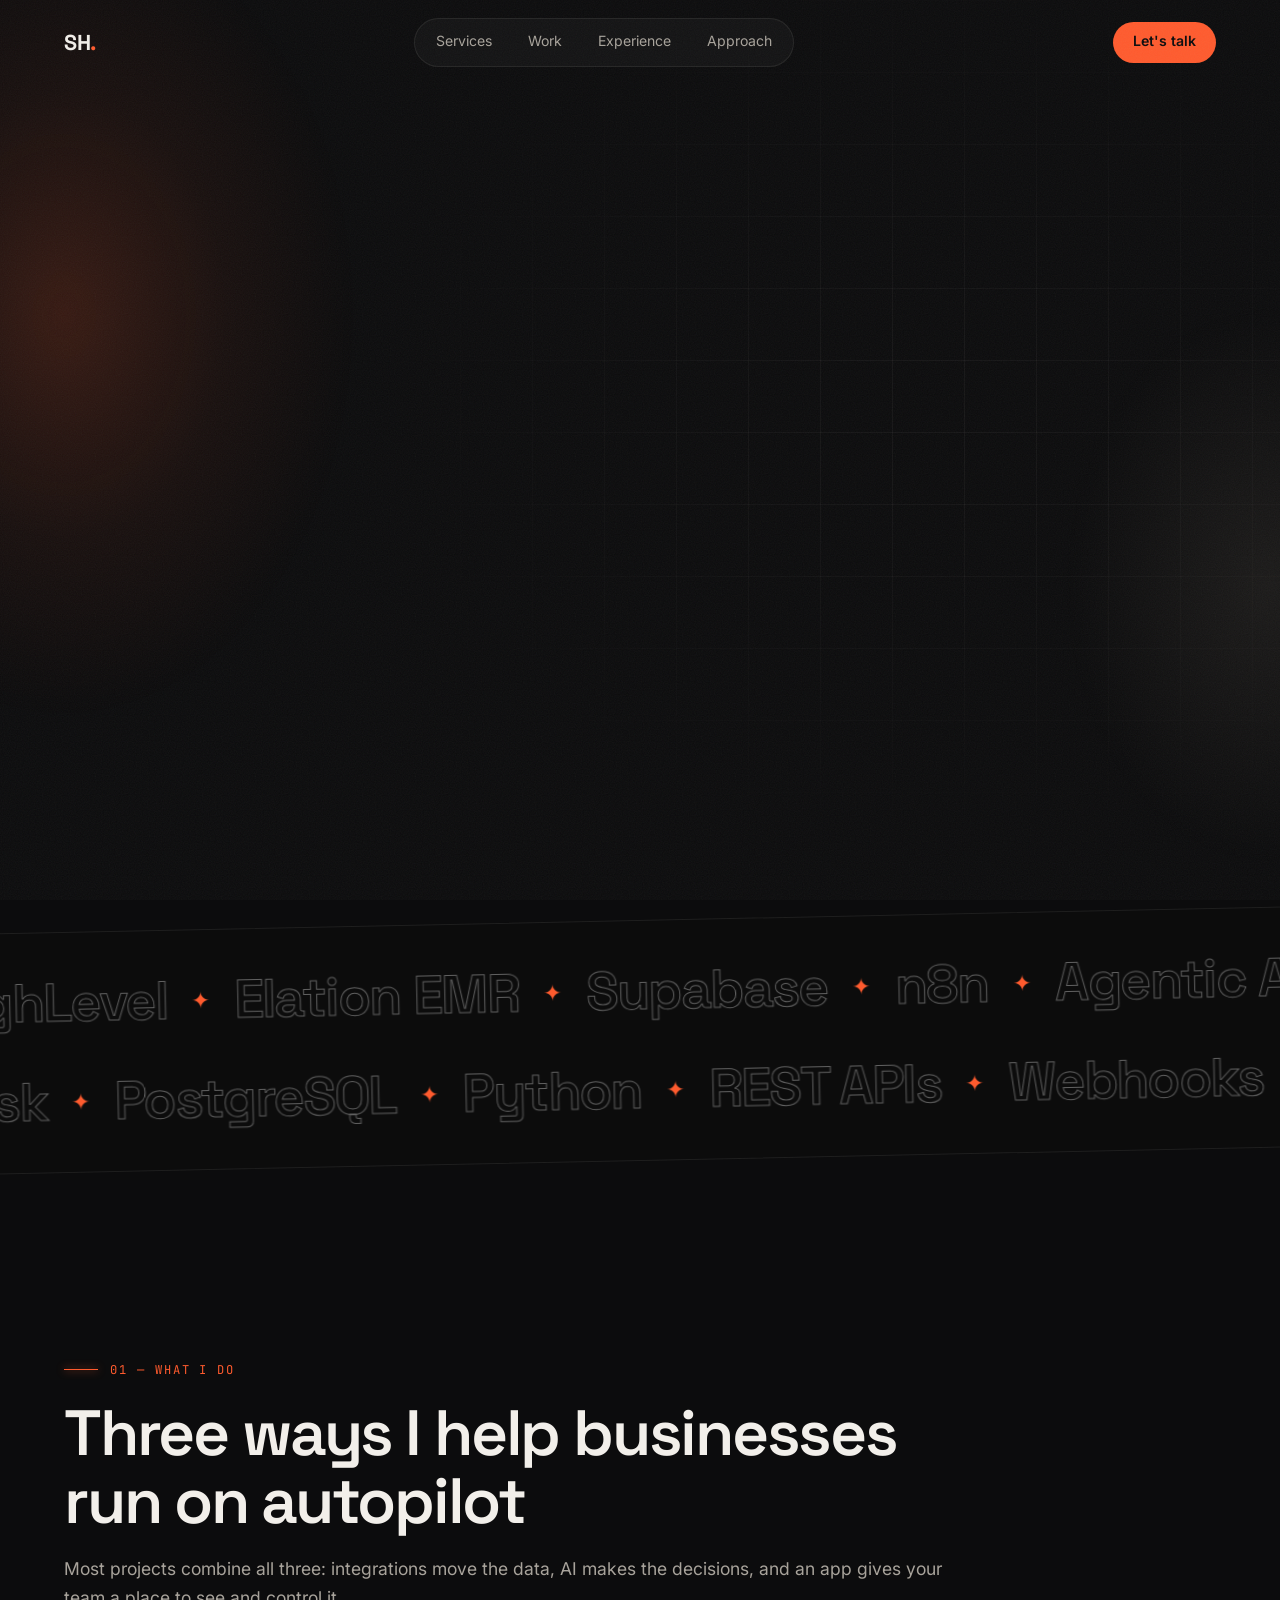
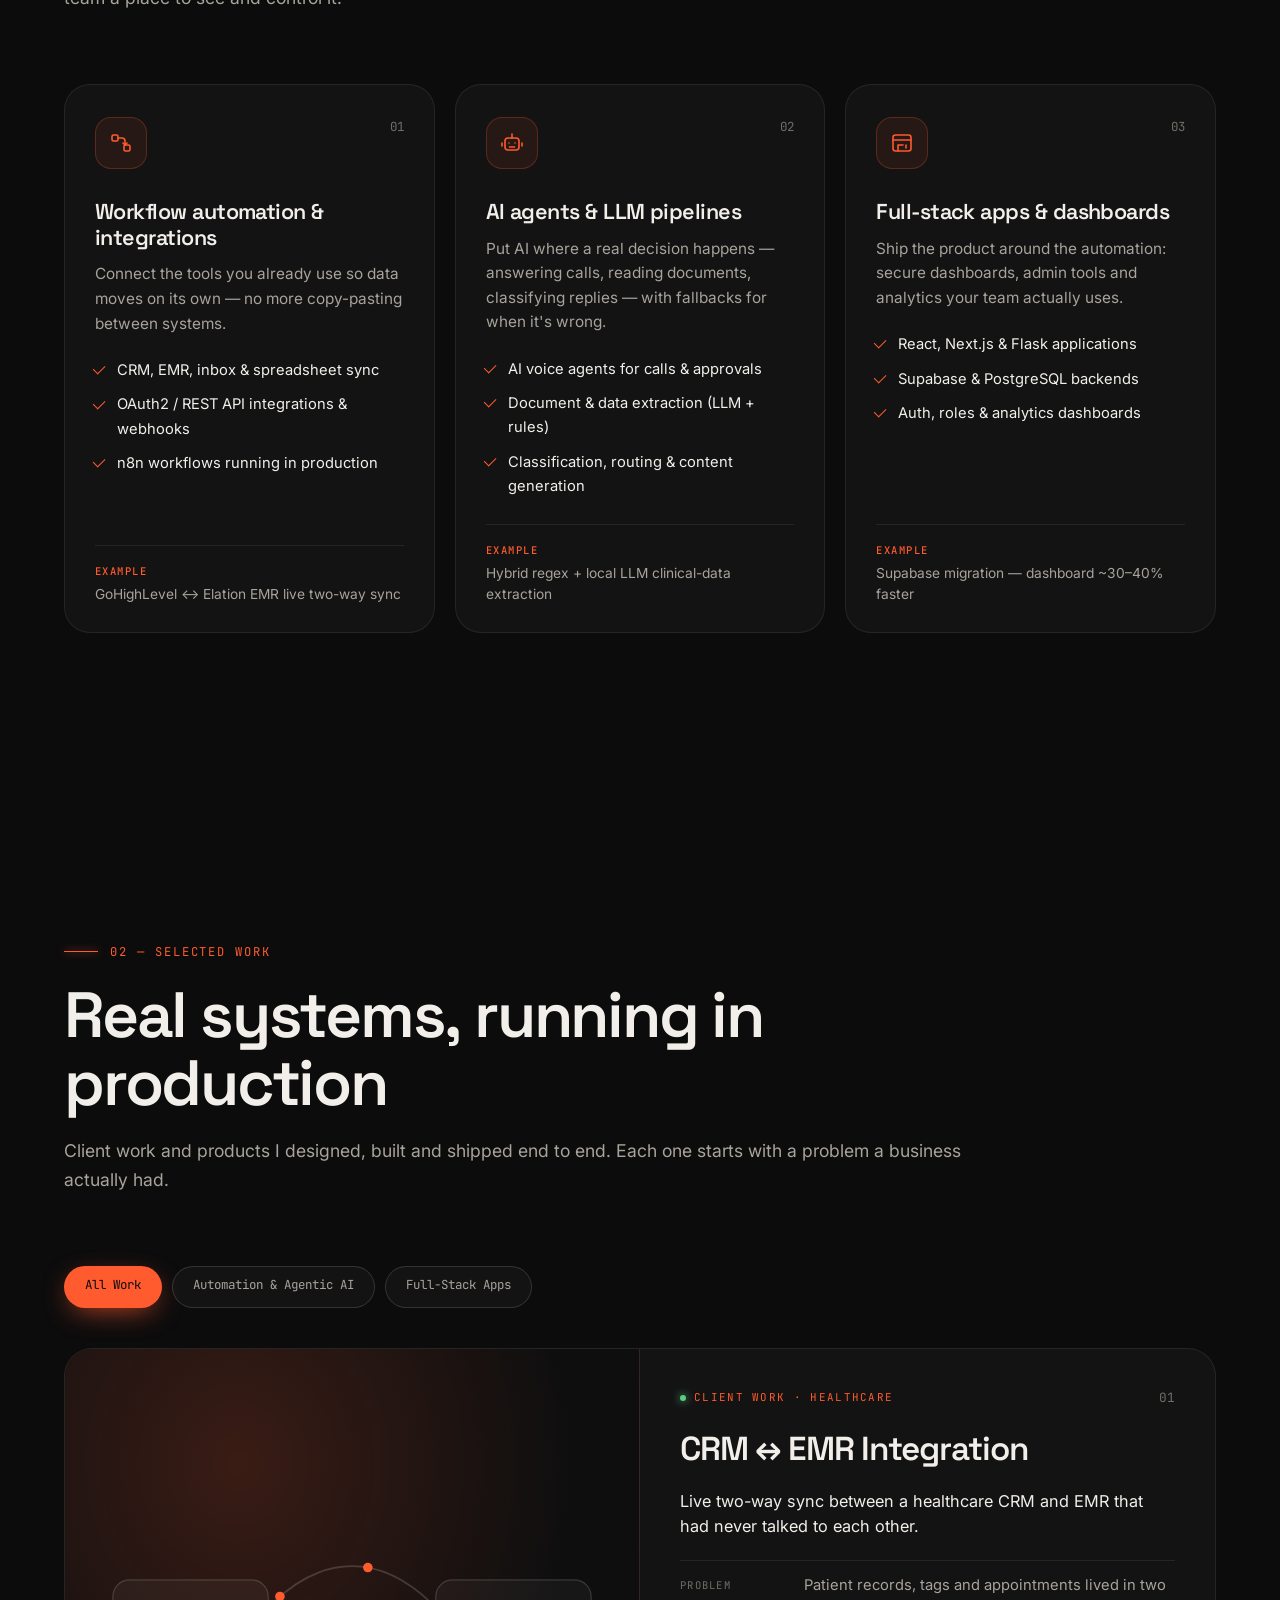
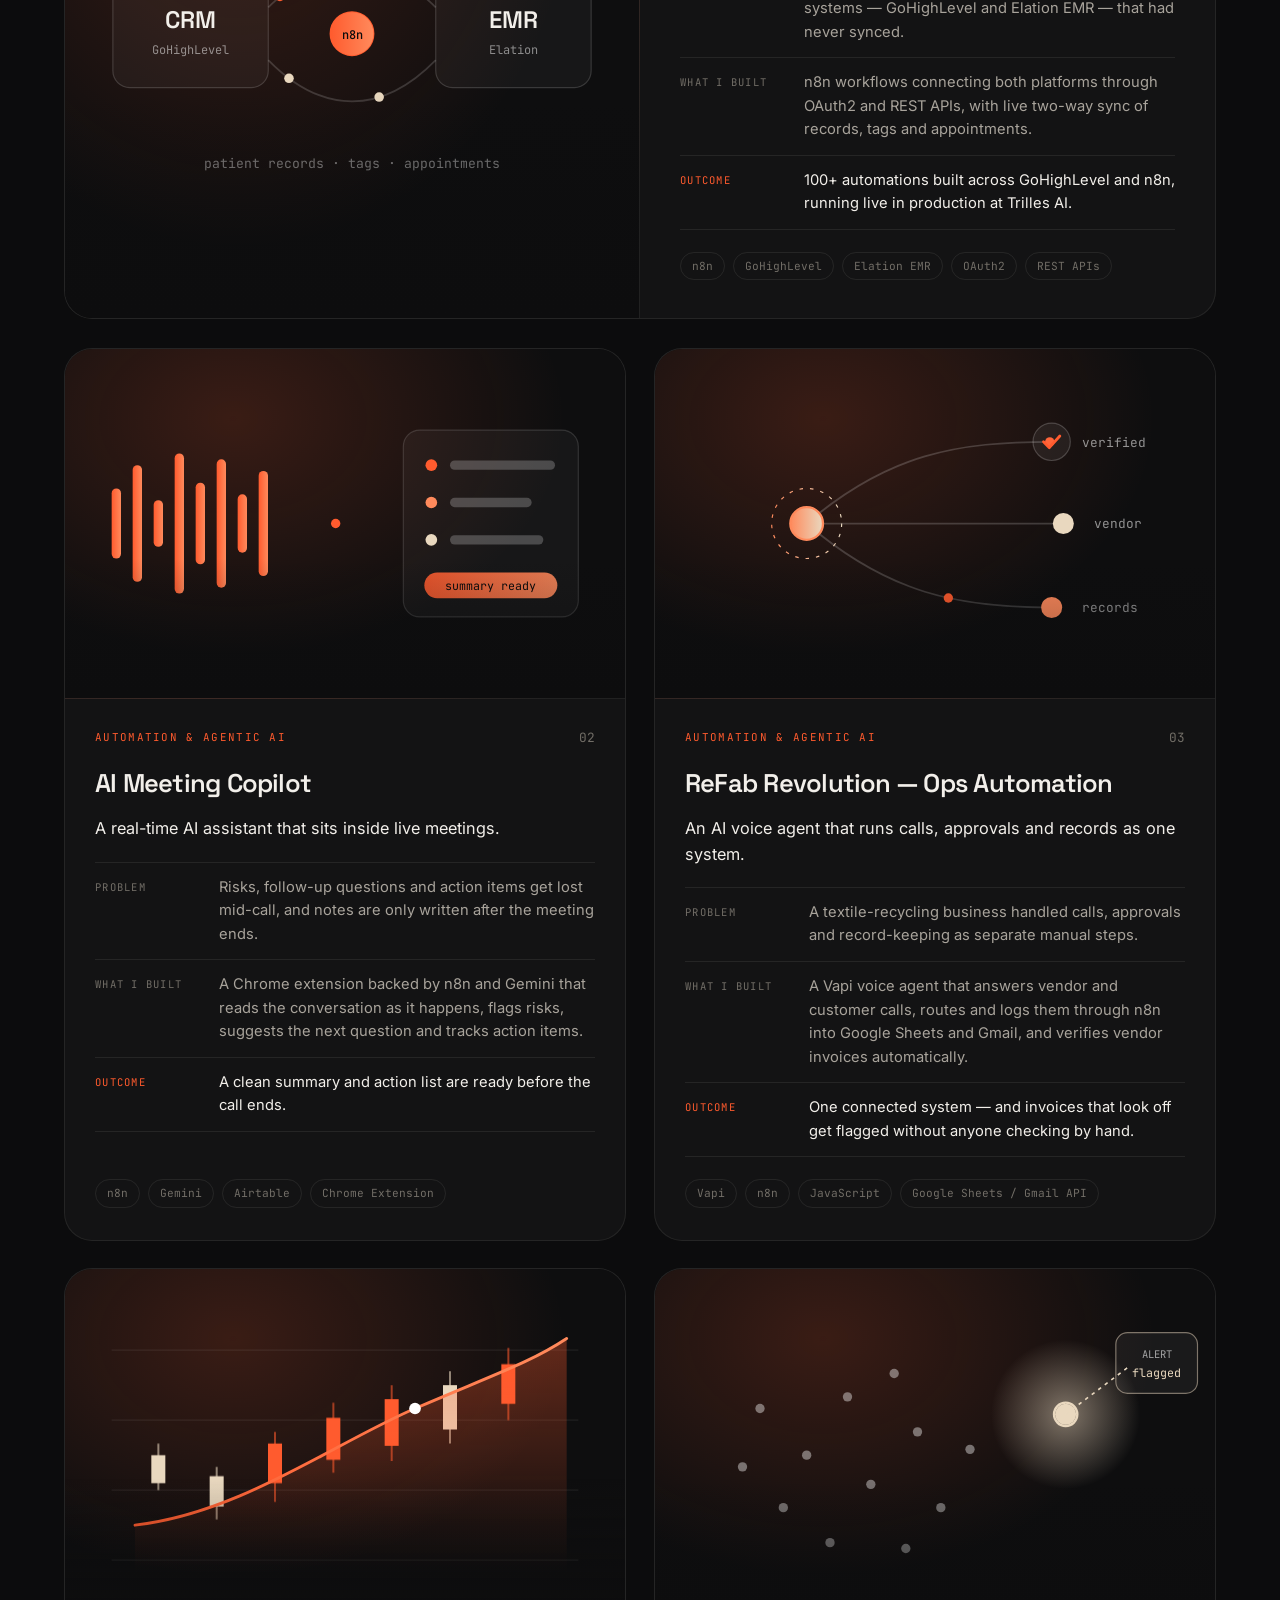
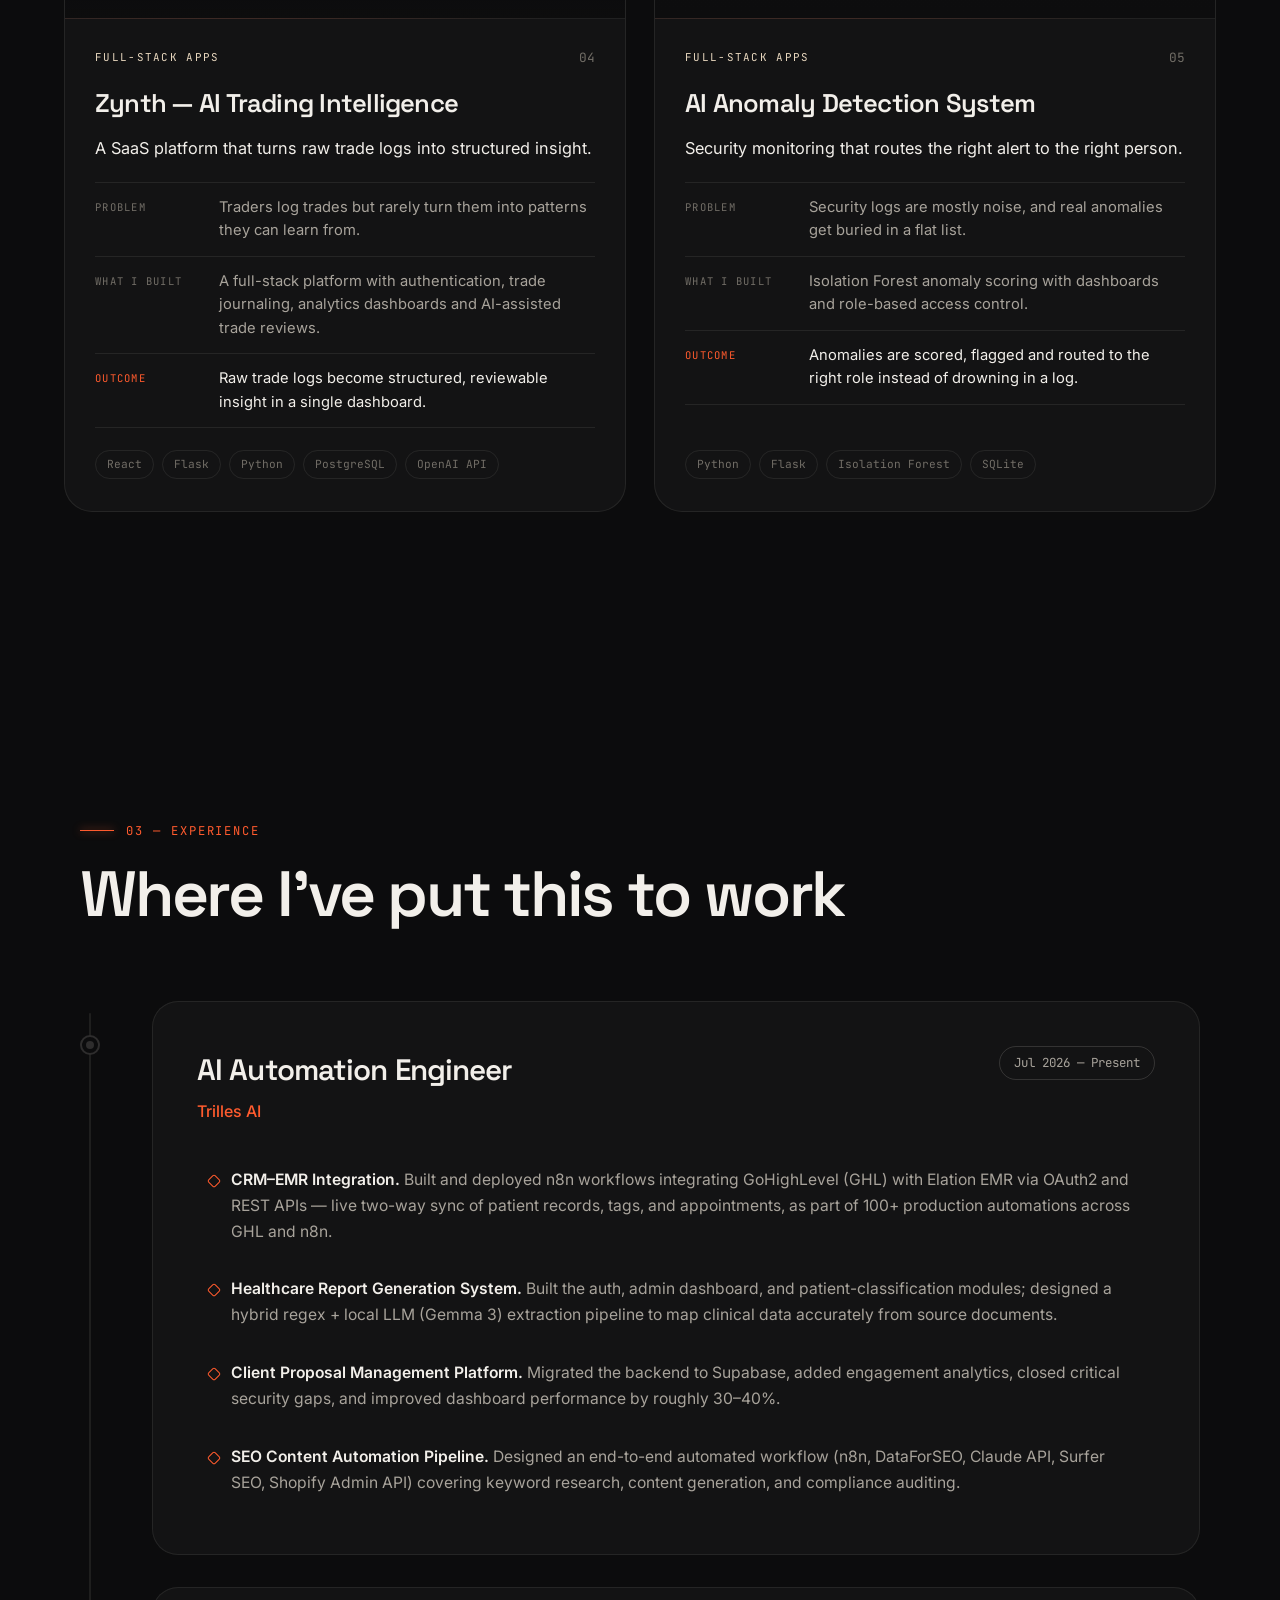
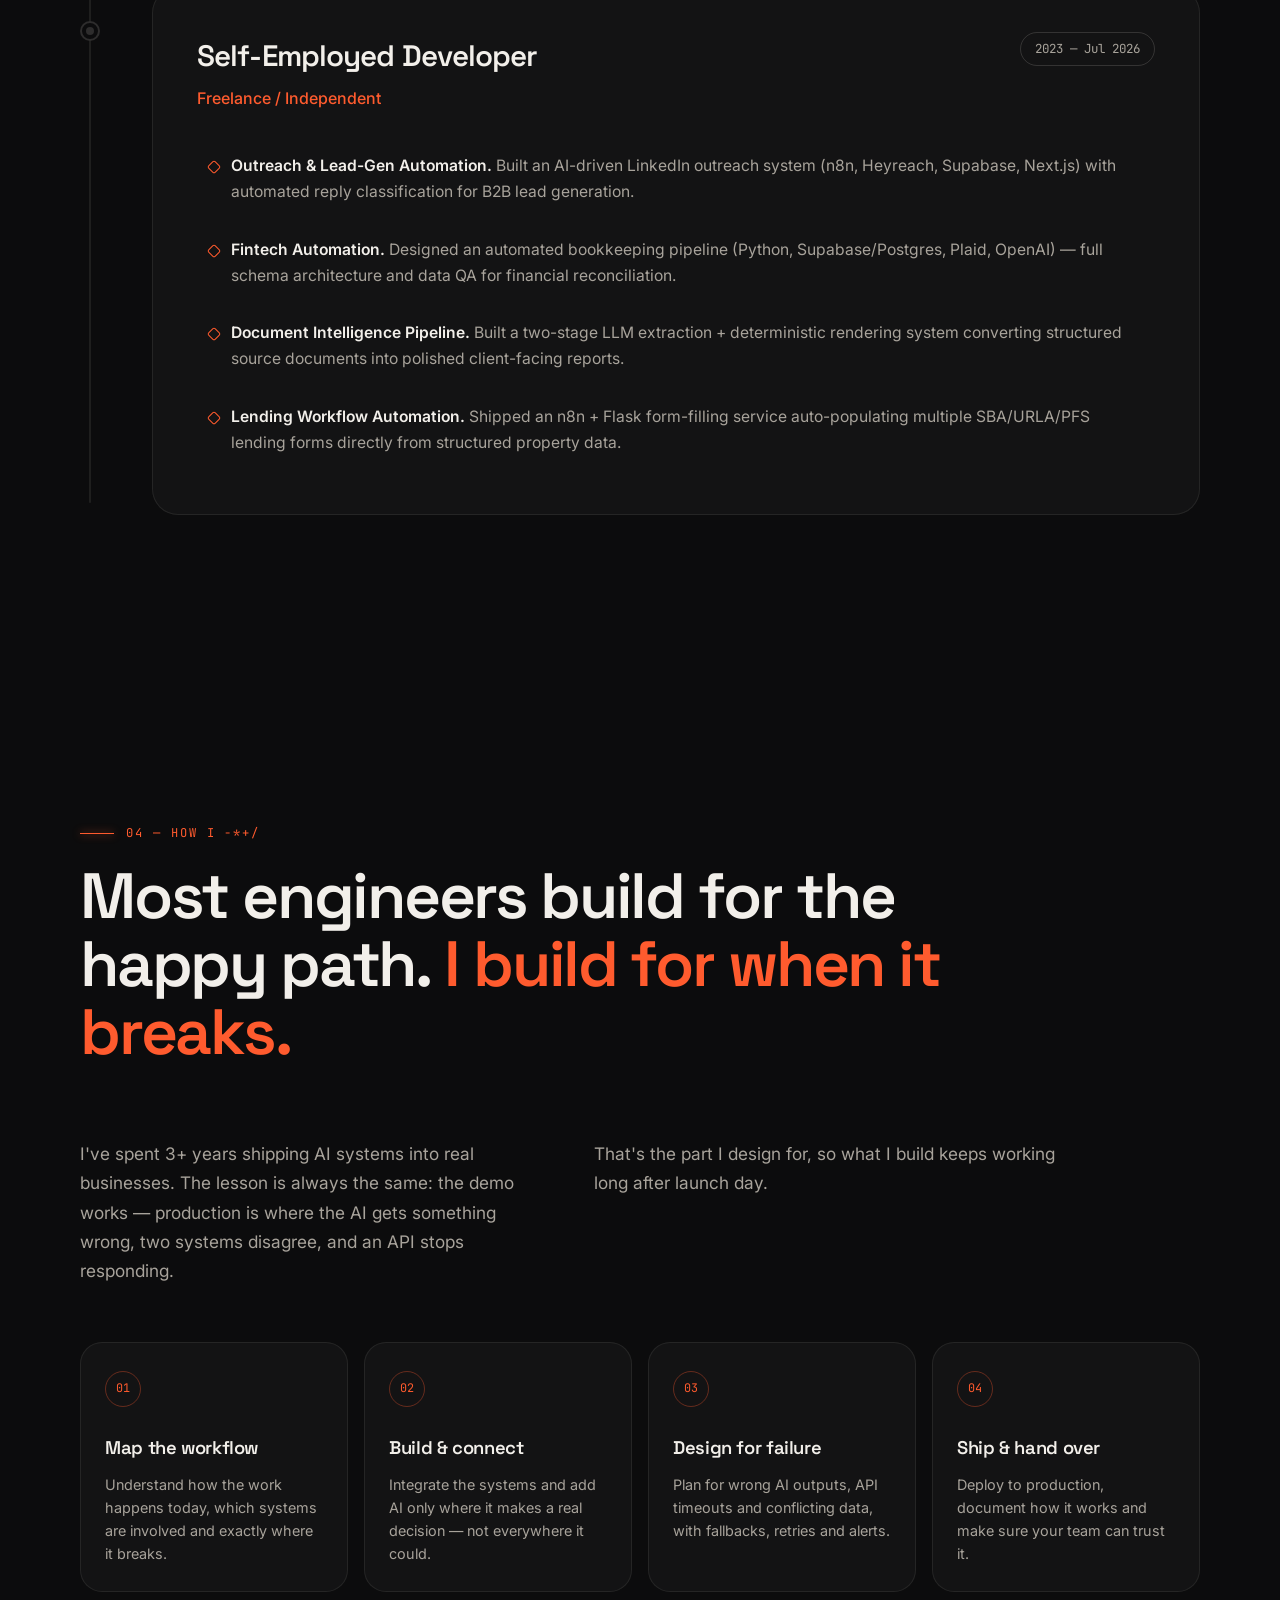
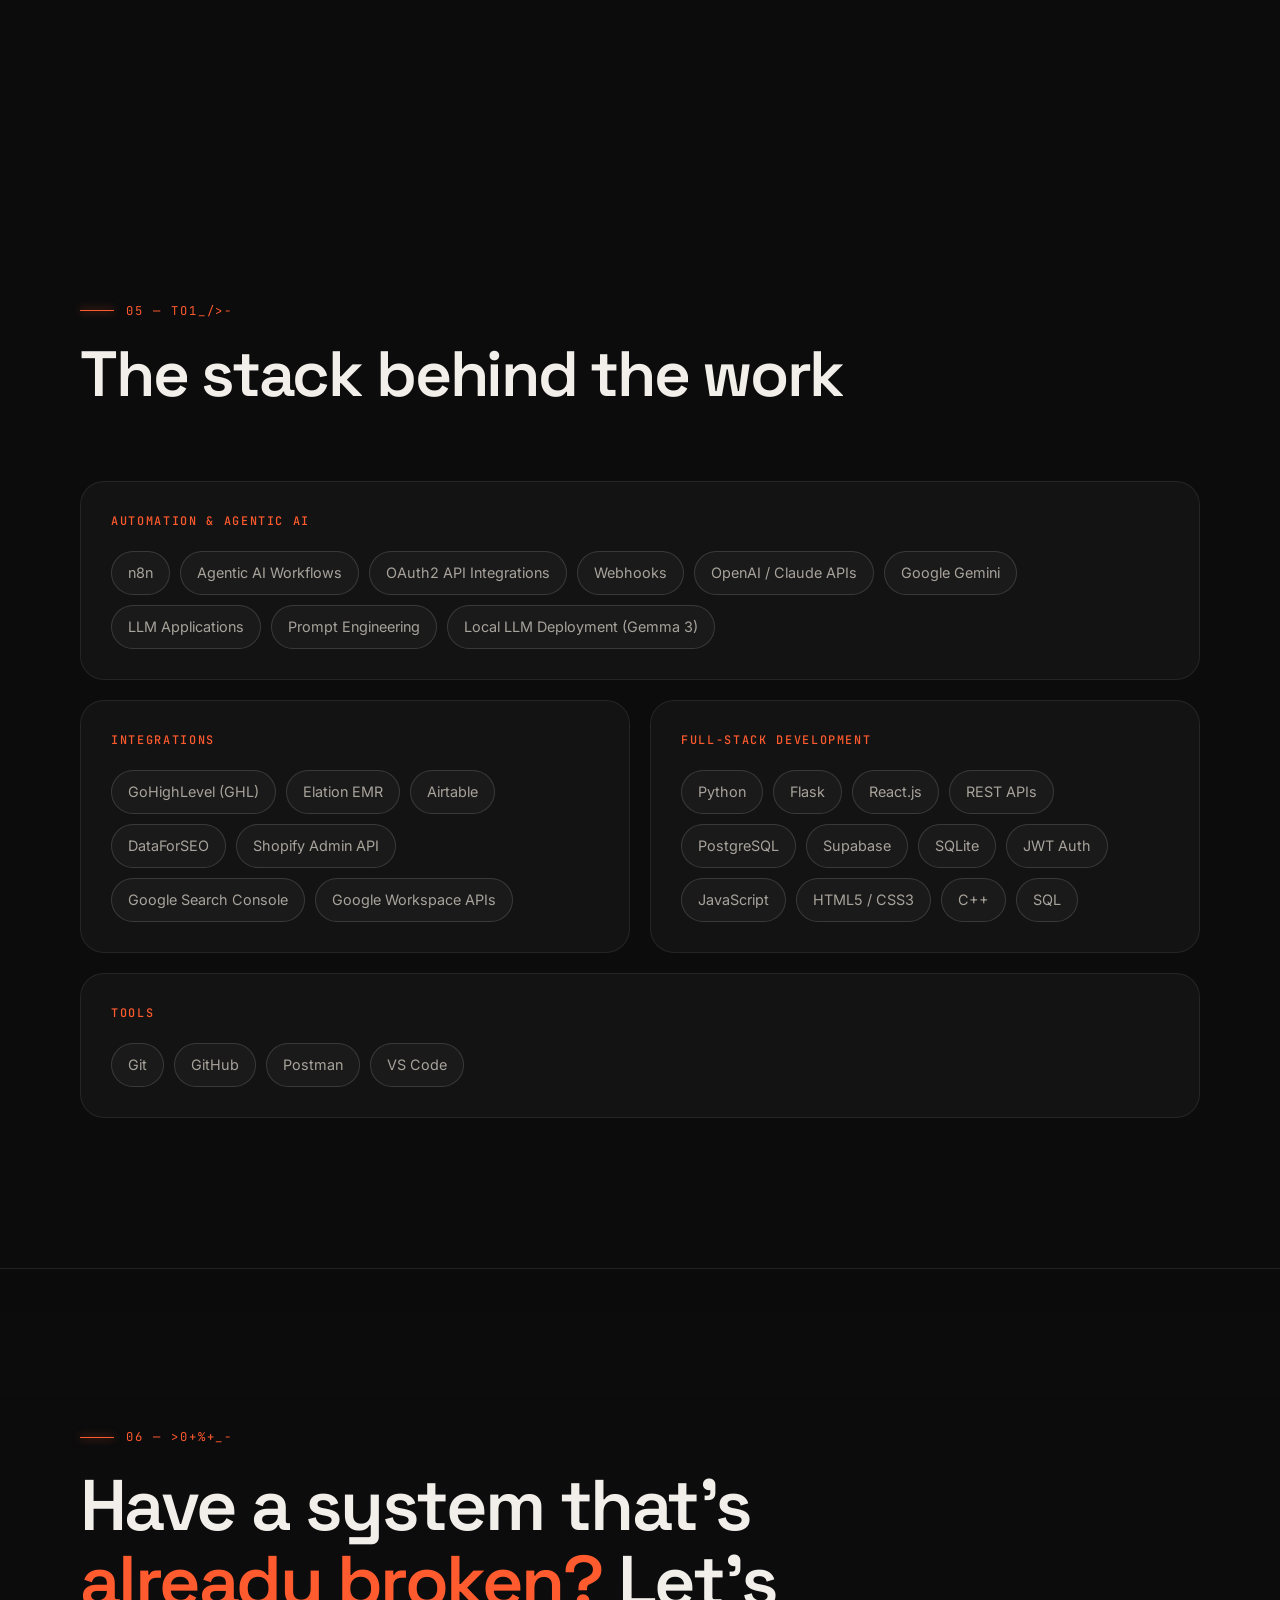
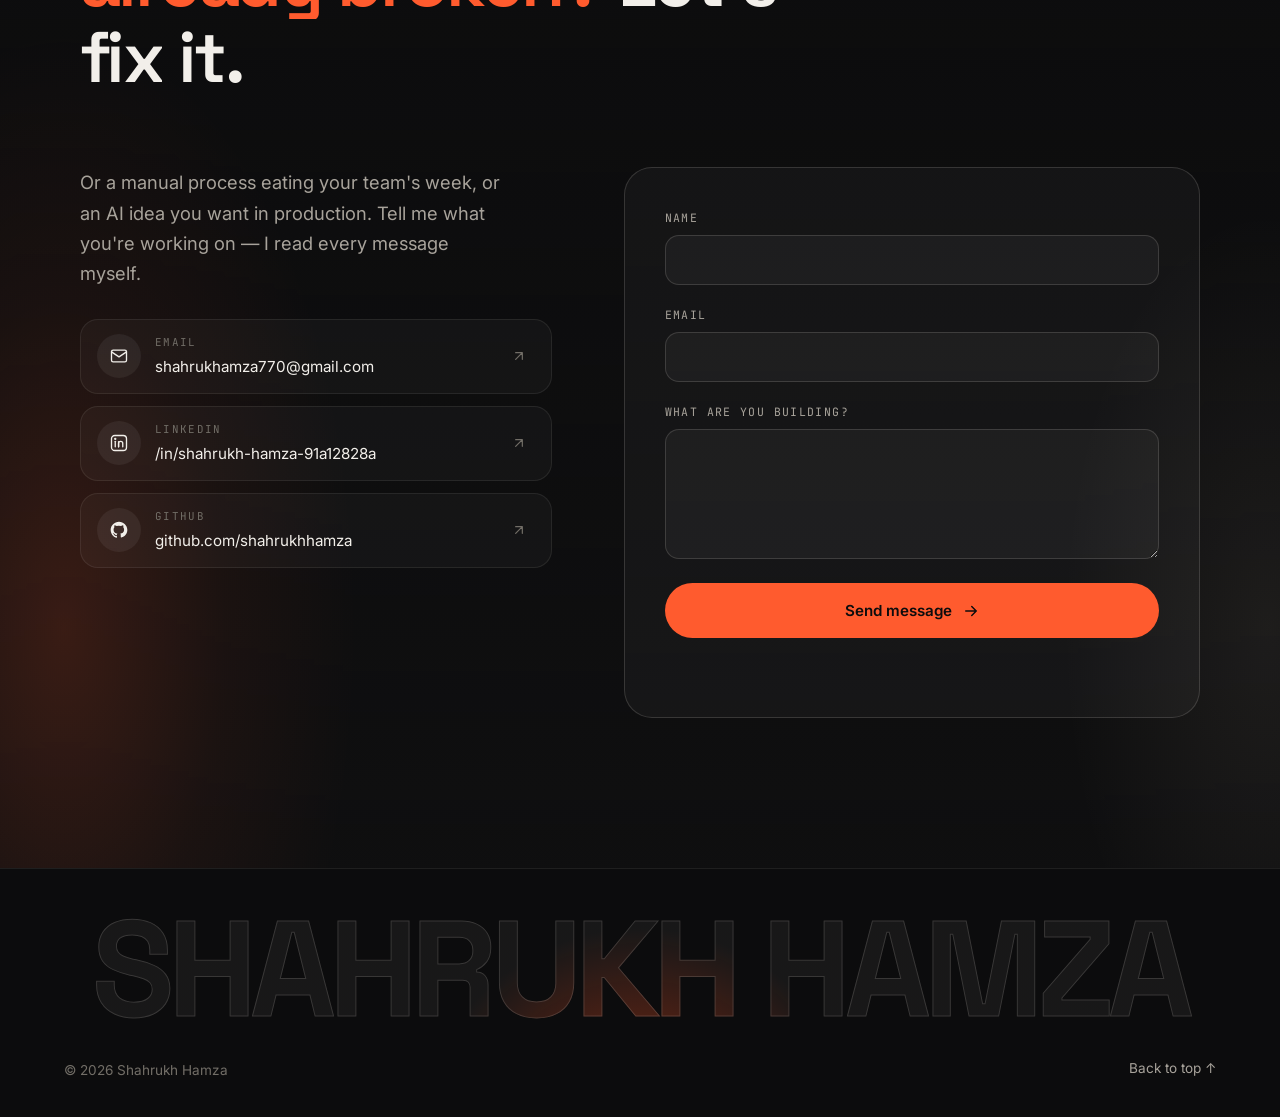
<file: index.html>
<!DOCTYPE html>
<html lang="en">
<head>
<meta charset="UTF-8">
<meta name="viewport" content="width=device-width, initial-scale=1.0">
<title>Shahrukh Hamza — AI Automation Engineer</title>
<meta property="og:title" content="Shahrukh Hamza — AI Automation Engineer">
<meta property="og:description" content="Agentic AI, workflow automation, and full-stack engineering — built and shipped end to end.">
<meta property="og:url" content="https://shahrukh-hamza-portfolio.vercel.app/">
<meta property="og:type" content="website">
<meta property="og:image" content="https://shahrukh-hamza-portfolio.vercel.app/og-image.png">
<meta property="og:image:width" content="1200">
<meta property="og:image:height" content="630">

<meta name="twitter:card" content="summary_large_image">
<meta name="twitter:title" content="Shahrukh Hamza — AI Automation Engineer">
<meta name="twitter:description" content="Agentic AI, workflow automation, and full-stack engineering — built and shipped end to end.">
<meta name="twitter:image" content="https://shahrukh-hamza-portfolio.vercel.app/og-image.png">
<meta name="description" content="AI Automation Engineer building agentic AI systems, integrations, and full-stack apps.">
<meta name="theme-color" content="#0C0C0D">
<link rel="preconnect" href="https://fonts.googleapis.com">
<link rel="preconnect" href="https://fonts.gstatic.com" crossorigin>
<link href="https://fonts.googleapis.com/css2?family=Space+Grotesk:wght@400;500;600;700&family=Inter:wght@400;500;600&family=JetBrains+Mono:wght@400;500&display=swap" rel="stylesheet">
<link rel="stylesheet" href="style.css">
<script>document.documentElement.classList.add('js');</script>
</head>
<body>

<!-- Preloader -->
<div class="loader" id="loader" aria-hidden="true">
  <div class="loader__inner">
    <span class="loader__label">Initialising</span>
    <span class="loader__count"><span id="loaderCount">0</span><i>%</i></span>
    <div class="loader__bar"><span id="loaderBar"></span></div>
    <span class="loader__name">Shahrukh Hamza</span>
  </div>
  <div class="loader__curtain"></div>
</div>

<!-- Global effects -->
<div class="noise" aria-hidden="true"></div>
<div class="cursor-glow" id="cursorGlow" aria-hidden="true"></div>
<div class="cursor" id="cursor" aria-hidden="true">
  <span class="cursor__dot"></span>
  <span class="cursor__ring"><span class="cursor__shape"></span><span class="cursor__label" id="cursorLabel"></span></span>
</div>
<div class="progress" id="progress"></div>

<header class="nav" id="nav">
  <a href="#hero" class="nav__mark" data-magnetic>SH<span class="nav__dot">.</span></a>
  <nav class="nav__links">
    <a href="#services" data-nav="services">Services</a>
    <a href="#work" data-nav="work">Work</a>
    <a href="#experience" data-nav="experience">Experience</a>
    <a href="#approach" data-nav="approach">Approach</a>
    <span class="nav__pill" id="navPill"></span>
  </nav>
  <a href="#contact" class="nav__cta" data-nav="contact" data-magnetic><span>Let's talk</span></a>
  <button class="nav__toggle" id="navToggle" aria-label="Toggle menu" aria-expanded="false">
    <span></span><span></span>
  </button>
</header>

<div class="mobile-menu" id="mobileMenu">
  <a href="#services"><i>01</i>Services</a>
  <a href="#work"><i>02</i>Work</a>
  <a href="#experience"><i>03</i>Experience</a>
  <a href="#approach"><i>04</i>Approach</a>
  <a href="#contact"><i>05</i>Contact</a>
</div>

<main>

  <!-- ================= HERO ================= -->
  <section class="hero" id="hero">
    <div class="hero__grid" aria-hidden="true"></div>
    <div class="edge-glow edge-glow--left" aria-hidden="true"></div>
    <div class="edge-glow edge-glow--right" aria-hidden="true"></div>

    <div class="hero__content">
      <p class="eyebrow"><span class="eyebrow__pulse"></span>AI Automation Engineer · Available for projects</p>
      <h1 class="hero__headline" id="heroHeadline">
        <span class="split-line">I <em class="grad">automate</em> the work</span>
        <span class="split-line">your team still does</span>
        <span class="split-line">by hand.</span>
      </h1>
      <p class="hero__role"><span class="hero__role-prefix">&gt; recently shipped:</span> <span id="roleText">CRM ↔ EMR integrations</span><span class="caret"></span></p>
      <p class="hero__sub">I connect your CRM, EMR, inbox and internal tools, add AI agents where decisions happen, and build the dashboards around them — production systems designed to keep running when something goes wrong.</p>
      <div class="hero__actions">
        <a href="#work" class="btn btn--primary" data-magnetic><span>See my work</span><svg viewBox="0 0 24 24" fill="none" stroke="currentColor" stroke-width="2" stroke-linecap="round" stroke-linejoin="round"><path d="M5 12h14M13 6l6 6-6 6"/></svg></a>
        <a href="#contact" class="btn btn--ghost" data-magnetic><span>Start a project</span></a>
      </div>
      <div class="hero__proof">
        <div><strong data-count-to="100" data-suffix="+">0+</strong><span>production automations shipped</span></div>
        <div><strong>3+ yrs</strong><span>building AI systems for real businesses</span></div>
        <div><strong>4</strong><span>industries — healthcare, fintech, lending, e-commerce</span></div>
      </div>
    </div>

    <div class="hero__visual">
      <div class="portrait" id="portrait">
        <canvas class="portrait__orb" id="orb" aria-hidden="true"></canvas>
        <div class="portrait__frame">
          <img src="profile.webp" alt="Shahrukh Hamza" class="portrait__img">
        </div>
        <div class="chip chip--1"><i></i>n8n</div>
        <div class="chip chip--2"><i></i>Gemini</div>
        <div class="chip chip--3"><i></i>Claude / OpenAI</div>
        <div class="chip chip--4"><i></i>Supabase</div>
        <div class="portrait__tag">
          <strong>Shahrukh Hamza</strong>
          <span>AI Automation Engineer</span>
        </div>
      </div>
    </div>

    <a href="#services" class="scroll-hint" aria-label="Scroll down"><span></span>Scroll</a>
  </section>

  <!-- ================= MARQUEE ================= -->
  <section class="marquee" aria-label="Tools and platforms">
    <div class="marquee__row">
      <div class="marquee__track">
        <span>n8n</span><b>✦</b><span>Agentic AI</span><b>✦</b><span>Gemini</span><b>✦</b><span>OpenAI / Claude</span><b>✦</b><span>GoHighLevel</span><b>✦</b><span>Elation EMR</span><b>✦</b><span>Supabase</span><b>✦</b>
        <span>n8n</span><b>✦</b><span>Agentic AI</span><b>✦</b><span>Gemini</span><b>✦</b><span>OpenAI / Claude</span><b>✦</b><span>GoHighLevel</span><b>✦</b><span>Elation EMR</span><b>✦</b><span>Supabase</span><b>✦</b>
      </div>
    </div>
    <div class="marquee__row marquee__row--rev">
      <div class="marquee__track">
        <span>Webhooks</span><b>✦</b><span>OAuth2</span><b>✦</b><span>React</span><b>✦</b><span>Flask</span><b>✦</b><span>PostgreSQL</span><b>✦</b><span>Python</span><b>✦</b><span>REST APIs</span><b>✦</b>
        <span>Webhooks</span><b>✦</b><span>OAuth2</span><b>✦</b><span>React</span><b>✦</b><span>Flask</span><b>✦</b><span>PostgreSQL</span><b>✦</b><span>Python</span><b>✦</b><span>REST APIs</span><b>✦</b>
      </div>
    </div>
  </section>

  <!-- ================= SERVICES ================= -->
  <section class="section" id="services">
    <div class="section__inner section__inner--wide">
      <div class="section__head">
        <p class="section__tag" data-scramble>01 — What I do</p>
        <h2 class="split-words">Three ways I help businesses run on autopilot</h2>
        <p class="section__intro reveal">Most projects combine all three: integrations move the data, AI makes the decisions, and an app gives your team a place to see and control it.</p>
      </div>
      <div class="services">
        <article class="service reveal spot">
          <div class="service__top"><span class="service__icon"><svg viewBox="0 0 24 24" fill="none" stroke="currentColor" stroke-width="1.6" stroke-linecap="round" stroke-linejoin="round"><rect x="3" y="4" width="6" height="6" rx="1.5"/><rect x="15" y="14" width="6" height="6" rx="1.5"/><path d="M9 7h4a3 3 0 0 1 3 3v4"/><path d="M14 12l2 2 2-2"/></svg></span><span class="service__num">01</span></div>
          <h3>Workflow automation &amp; integrations</h3>
          <p class="service__desc">Connect the tools you already use so data moves on its own — no more copy-pasting between systems.</p>
          <ul class="service__list">
            <li>CRM, EMR, inbox &amp; spreadsheet sync</li>
            <li>OAuth2 / REST API integrations &amp; webhooks</li>
            <li>n8n workflows running in production</li>
          </ul>
          <p class="service__proof"><b>Example</b>GoHighLevel ↔ Elation EMR live two-way sync</p>
        </article>
        <article class="service reveal spot">
          <div class="service__top"><span class="service__icon"><svg viewBox="0 0 24 24" fill="none" stroke="currentColor" stroke-width="1.6" stroke-linecap="round" stroke-linejoin="round"><rect x="5" y="7" width="14" height="12" rx="3"/><path d="M12 3v4M9 12h.01M15 12h.01M9.5 16h5"/><path d="M2 12v3M22 12v3"/></svg></span><span class="service__num">02</span></div>
          <h3>AI agents &amp; LLM pipelines</h3>
          <p class="service__desc">Put AI where a real decision happens — answering calls, reading documents, classifying replies — with fallbacks for when it's wrong.</p>
          <ul class="service__list">
            <li>AI voice agents for calls &amp; approvals</li>
            <li>Document &amp; data extraction (LLM + rules)</li>
            <li>Classification, routing &amp; content generation</li>
          </ul>
          <p class="service__proof"><b>Example</b>Hybrid regex + local LLM clinical-data extraction</p>
        </article>
        <article class="service reveal spot">
          <div class="service__top"><span class="service__icon"><svg viewBox="0 0 24 24" fill="none" stroke="currentColor" stroke-width="1.6" stroke-linecap="round" stroke-linejoin="round"><rect x="3" y="4" width="18" height="16" rx="2.5"/><path d="M3 9h18M8 20v-6M8 14h5M16 14v3"/></svg></span><span class="service__num">03</span></div>
          <h3>Full-stack apps &amp; dashboards</h3>
          <p class="service__desc">Ship the product around the automation: secure dashboards, admin tools and analytics your team actually uses.</p>
          <ul class="service__list">
            <li>React, Next.js &amp; Flask applications</li>
            <li>Supabase &amp; PostgreSQL backends</li>
            <li>Auth, roles &amp; analytics dashboards</li>
          </ul>
          <p class="service__proof"><b>Example</b>Supabase migration — dashboard ~30–40% faster</p>
        </article>
      </div>
    </div>
  </section>

  <!-- ================= WORK ================= -->
  <section class="section" id="work">
    <div class="section__inner section__inner--wide">
      <div class="section__head">
        <p class="section__tag" data-scramble>02 — Selected work</p>
        <h2 class="split-words">Real systems, running in production</h2>
        <p class="section__intro reveal">Client work and products I designed, built and shipped end to end. Each one starts with a problem a business actually had.</p>
      </div>

      <div class="case-filter" role="tablist" aria-label="Filter projects by category">
        <button class="case-filter__btn is-active" data-filter="all" role="tab" aria-selected="true">All Work</button>
        <button class="case-filter__btn" data-filter="automation" role="tab" aria-selected="false">Automation &amp; Agentic AI</button>
        <button class="case-filter__btn" data-filter="fullstack" role="tab" aria-selected="false">Full-Stack Apps</button>
      </div>

      <div class="case-list">

        <!-- 01 Featured: CRM <-> EMR -->
        <article class="case case--featured reveal" data-category="automation">
          <div class="case__tilt spot">
            <div class="case__art">
              <svg viewBox="0 0 480 300" class="viz" preserveAspectRatio="xMidYMid meet">
                <defs>
                  <linearGradient id="g0" x1="0" x2="1"><stop offset="0" stop-color="#FF5B2E"/><stop offset="1" stop-color="#FF8A5C"/></linearGradient>
                </defs>
                <g fill="none" stroke="rgba(255,255,255,0.16)" stroke-width="1.5">
                  <path id="f1" d="M170 128 C 215 82, 265 82, 310 128"/>
                  <path id="f2" d="M310 172 C 265 218, 215 218, 170 172"/>
                </g>
                <circle r="4" fill="#FF5B2E"><animateMotion dur="2.2s" repeatCount="indefinite"><mpath href="#f1"/></animateMotion></circle>
                <circle r="4" fill="#FF5B2E"><animateMotion dur="2.2s" begin="1.1s" repeatCount="indefinite"><mpath href="#f1"/></animateMotion></circle>
                <circle r="4" fill="#E9D8BF"><animateMotion dur="2.2s" begin=".5s" repeatCount="indefinite"><mpath href="#f2"/></animateMotion></circle>
                <circle r="4" fill="#E9D8BF"><animateMotion dur="2.2s" begin="1.6s" repeatCount="indefinite"><mpath href="#f2"/></animateMotion></circle>
                <g transform="translate(40 105)">
                  <rect width="130" height="90" rx="14" fill="rgba(255,255,255,0.04)" stroke="rgba(255,255,255,0.16)"/>
                  <text x="65" y="40" text-anchor="middle" font-family="Space Grotesk, sans-serif" font-size="20" font-weight="600" fill="#F2EFEA">CRM</text>
                  <text x="65" y="62" text-anchor="middle" font-family="JetBrains Mono, monospace" font-size="10" fill="rgba(255,255,255,0.5)">GoHighLevel</text>
                </g>
                <g transform="translate(310 105)">
                  <rect width="130" height="90" rx="14" fill="rgba(255,255,255,0.04)" stroke="rgba(255,255,255,0.16)"/>
                  <text x="65" y="40" text-anchor="middle" font-family="Space Grotesk, sans-serif" font-size="20" font-weight="600" fill="#F2EFEA">EMR</text>
                  <text x="65" y="62" text-anchor="middle" font-family="JetBrains Mono, monospace" font-size="10" fill="rgba(255,255,255,0.5)">Elation</text>
                </g>
                <circle class="viz__ping" cx="240" cy="150" r="18" fill="none" stroke="#FF5B2E" stroke-width="1.5"/>
                <circle cx="240" cy="150" r="18" fill="url(#g0)"/>
                <text x="240" y="154" text-anchor="middle" font-family="JetBrains Mono, monospace" font-size="10" font-weight="500" fill="#0C0C0D">n8n</text>
                <text x="240" y="262" text-anchor="middle" font-family="JetBrains Mono, monospace" font-size="11" fill="rgba(255,255,255,0.45)">patient records · tags · appointments</text>
              </svg>
            </div>
            <div class="case__body">
              <div class="case__meta"><span class="case__category">Client work · Healthcare</span><span class="case__index">01</span></div>
              <h3>CRM ↔ EMR Integration</h3>
              <p class="case__summary">Live two-way sync between a healthcare CRM and EMR that had never talked to each other.</p>
              <dl class="case__story">
                <div><dt>Problem</dt><dd>Patient records, tags and appointments lived in two systems — GoHighLevel and Elation EMR — that had never synced.</dd></div>
                <div><dt>What I built</dt><dd>n8n workflows connecting both platforms through OAuth2 and REST APIs, with live two-way sync of records, tags and appointments.</dd></div>
                <div><dt>Outcome</dt><dd>100+ automations built across GoHighLevel and n8n, running live in production at Trilles AI.</dd></div>
              </dl>
              <div class="case__stack"><span>n8n</span><span>GoHighLevel</span><span>Elation EMR</span><span>OAuth2</span><span>REST APIs</span></div>
            </div>
          </div>
        </article>

        <!-- 01 Meeting copilot -->
        <article class="case reveal" data-category="automation">
          <div class="case__tilt spot">
            <div class="case__art">
              <svg viewBox="0 0 480 300" class="viz" preserveAspectRatio="xMidYMid slice">
                <defs>
                  <linearGradient id="g1" x1="0" x2="1"><stop offset="0" stop-color="#FF5B2E"/><stop offset="1" stop-color="#FF8A5C"/></linearGradient>
                </defs>
                <g class="viz__wave" fill="url(#g1)">
                  <rect x="40"  y="120" width="8" height="60" rx="4" style="--d:0s"/>
                  <rect x="58"  y="100" width="8" height="100" rx="4" style="--d:.15s"/>
                  <rect x="76"  y="130" width="8" height="40" rx="4" style="--d:.3s"/>
                  <rect x="94"  y="90"  width="8" height="120" rx="4" style="--d:.45s"/>
                  <rect x="112" y="115" width="8" height="70" rx="4" style="--d:.6s"/>
                  <rect x="130" y="95"  width="8" height="110" rx="4" style="--d:.75s"/>
                  <rect x="148" y="125" width="8" height="50" rx="4" style="--d:.9s"/>
                  <rect x="166" y="105" width="8" height="90" rx="4" style="--d:1.05s"/>
                </g>
                <path class="viz__flow" d="M185 150 C 230 150, 235 150, 280 150" stroke="url(#g1)" stroke-width="2" fill="none" stroke-dasharray="5 6"/>
                <circle class="viz__pulse" cx="232" cy="150" r="4" fill="#FF5B2E"/>
                <g transform="translate(290 70)">
                  <rect width="150" height="160" rx="14" fill="rgba(255,255,255,0.04)" stroke="rgba(255,255,255,0.14)"/>
                  <circle cx="24" cy="30" r="5" fill="#FF5B2E"/><rect x="40" y="26" width="90" height="8" rx="4" fill="rgba(255,255,255,0.22)"/>
                  <circle cx="24" cy="62" r="5" fill="#FF8A5C"/><rect x="40" y="58" width="70" height="8" rx="4" fill="rgba(255,255,255,0.22)"/>
                  <circle cx="24" cy="94" r="5" fill="#E9D8BF"/><rect x="40" y="90" width="80" height="8" rx="4" fill="rgba(255,255,255,0.22)"/>
                  <rect x="18" y="122" width="114" height="22" rx="11" fill="url(#g1)" opacity=".9"/>
                  <text x="75" y="137" text-anchor="middle" font-family="JetBrains Mono, monospace" font-size="10" fill="#0C0C0D">summary ready</text>
                </g>
              </svg>
            </div>
            <div class="case__body">
              <div class="case__meta"><span class="case__category">Automation &amp; Agentic AI</span><span class="case__index">02</span></div>
              <h3>AI Meeting Copilot</h3>
              <p class="case__summary">A real-time AI assistant that sits inside live meetings.</p>
              <dl class="case__story">
                <div><dt>Problem</dt><dd>Risks, follow-up questions and action items get lost mid-call, and notes are only written after the meeting ends.</dd></div>
                <div><dt>What I built</dt><dd>A Chrome extension backed by n8n and Gemini that reads the conversation as it happens, flags risks, suggests the next question and tracks action items.</dd></div>
                <div><dt>Outcome</dt><dd>A clean summary and action list are ready before the call ends.</dd></div>
              </dl>
              <div class="case__stack"><span>n8n</span><span>Gemini</span><span>Airtable</span><span>Chrome Extension</span></div>
            </div>
          </div>
        </article>

        <!-- 02 ReFab -->
        <article class="case reveal" data-category="automation">
          <div class="case__tilt spot">
            <div class="case__art">
              <svg viewBox="0 0 480 300" class="viz" preserveAspectRatio="xMidYMid slice">
                <defs>
                  <linearGradient id="g2" x1="0" x2="1"><stop offset="0" stop-color="#FF8A5C"/><stop offset="1" stop-color="#E9D8BF"/></linearGradient>
                </defs>
                <g fill="none" stroke="rgba(255,255,255,0.18)" stroke-width="1.5">
                  <path id="p1" d="M130 150 C 200 90, 260 80, 340 80"/>
                  <path id="p2" d="M130 150 C 210 150, 270 150, 350 150"/>
                  <path id="p3" d="M130 150 C 200 210, 260 222, 340 222"/>
                </g>
                <g class="viz__orbit">
                  <circle cx="130" cy="150" r="30" fill="none" stroke="url(#g2)" stroke-width="1" stroke-dasharray="3 6"/>
                </g>
                <circle cx="130" cy="150" r="14" fill="url(#g2)"/>
                <circle class="viz__ping" cx="130" cy="150" r="14" fill="none" stroke="#FF8A5C" stroke-width="2"/>
                <g fill="#fff">
                  <circle r="4" fill="#FF5B2E"><animateMotion dur="2.4s" repeatCount="indefinite"><mpath href="#p1"/></animateMotion></circle>
                  <circle r="4" fill="#E9D8BF"><animateMotion dur="2s" begin=".4s" repeatCount="indefinite"><mpath href="#p2"/></animateMotion></circle>
                  <circle r="4" fill="#FF5B2E"><animateMotion dur="2.6s" begin=".8s" repeatCount="indefinite"><mpath href="#p3"/></animateMotion></circle>
                </g>
                <g>
                  <circle cx="340" cy="80" r="16" fill="rgba(255,255,255,0.06)" stroke="rgba(255,255,255,0.2)"/>
                  <path d="M333 80 l5 5 l9 -10" fill="none" stroke="#FF5B2E" stroke-width="2.4" stroke-linecap="round" stroke-linejoin="round"/>
                  <circle cx="350" cy="150" r="9" fill="#E9D8BF"/>
                  <circle cx="340" cy="222" r="9" fill="#FF8A5C"/>
                  <g font-family="JetBrains Mono, monospace" font-size="11" fill="rgba(255,255,255,0.55)">
                    <text x="376" y="154">vendor</text><text x="366" y="226">records</text><text x="366" y="84">verified</text>
                  </g>
                </g>
              </svg>
            </div>
            <div class="case__body">
              <div class="case__meta"><span class="case__category">Automation &amp; Agentic AI</span><span class="case__index">03</span></div>
              <h3>ReFab Revolution — Ops Automation</h3>
              <p class="case__summary">An AI voice agent that runs calls, approvals and records as one system.</p>
              <dl class="case__story">
                <div><dt>Problem</dt><dd>A textile-recycling business handled calls, approvals and record-keeping as separate manual steps.</dd></div>
                <div><dt>What I built</dt><dd>A Vapi voice agent that answers vendor and customer calls, routes and logs them through n8n into Google Sheets and Gmail, and verifies vendor invoices automatically.</dd></div>
                <div><dt>Outcome</dt><dd>One connected system — and invoices that look off get flagged without anyone checking by hand.</dd></div>
              </dl>
              <div class="case__stack"><span>Vapi</span><span>n8n</span><span>JavaScript</span><span>Google Sheets / Gmail API</span></div>
            </div>
          </div>
        </article>

        <!-- 03 Zynth -->
        <article class="case reveal" data-category="fullstack">
          <div class="case__tilt spot">
            <div class="case__art">
              <svg viewBox="0 0 480 300" class="viz" preserveAspectRatio="xMidYMid slice">
                <defs>
                  <linearGradient id="g3" x1="0" x2="1"><stop offset="0" stop-color="#FF5B2E"/><stop offset="1" stop-color="#FF8A5C"/></linearGradient>
                  <linearGradient id="g3f" x1="0" y1="0" x2="0" y2="1"><stop offset="0" stop-color="#FF5B2E" stop-opacity=".35"/><stop offset="1" stop-color="#FF5B2E" stop-opacity="0"/></linearGradient>
                </defs>
                <g stroke="rgba(255,255,255,0.07)"><line x1="40" y1="70" x2="440" y2="70"/><line x1="40" y1="130" x2="440" y2="130"/><line x1="40" y1="190" x2="440" y2="190"/><line x1="40" y1="250" x2="440" y2="250"/></g>
                <g class="viz__candles">
                  <g style="--d:0s"><line x1="80" y1="190" x2="80" y2="150" stroke="#E9D8BF"/><rect x="74" y="160" width="12" height="24" fill="#E9D8BF"/></g>
                  <g style="--d:.12s"><line x1="130" y1="215" x2="130" y2="170" stroke="#E9D8BF"/><rect x="124" y="178" width="12" height="26" fill="#E9D8BF"/></g>
                  <g style="--d:.24s"><line x1="180" y1="200" x2="180" y2="140" stroke="#FF5B2E"/><rect x="174" y="150" width="12" height="34" fill="#FF5B2E"/></g>
                  <g style="--d:.36s"><line x1="230" y1="175" x2="230" y2="115" stroke="#FF5B2E"/><rect x="224" y="128" width="12" height="36" fill="#FF5B2E"/></g>
                  <g style="--d:.48s"><line x1="280" y1="165" x2="280" y2="100" stroke="#FF5B2E"/><rect x="274" y="112" width="12" height="40" fill="#FF5B2E"/></g>
                  <g style="--d:.6s"><line x1="330" y1="150" x2="330" y2="88" stroke="#E9D8BF"/><rect x="324" y="100" width="12" height="38" fill="#E9D8BF"/></g>
                  <g style="--d:.72s"><line x1="380" y1="130" x2="380" y2="68" stroke="#FF5B2E"/><rect x="374" y="82" width="12" height="34" fill="#FF5B2E"/></g>
                </g>
                <path d="M60 220 C 150 210, 230 150, 300 120 S 400 80, 430 60 L430 260 L60 260Z" fill="url(#g3f)"/>
                <path class="viz__line" d="M60 220 C 150 210, 230 150, 300 120 S 400 80, 430 60" fill="none" stroke="url(#g3)" stroke-width="2.5" stroke-linecap="round" pathLength="1"/>
                <circle class="viz__pulse" cx="300" cy="120" r="5" fill="#fff"/>
              </svg>
            </div>
            <div class="case__body">
              <div class="case__meta"><span class="case__category">Full-Stack Apps</span><span class="case__index">04</span></div>
              <h3>Zynth — AI Trading Intelligence</h3>
              <p class="case__summary">A SaaS platform that turns raw trade logs into structured insight.</p>
              <dl class="case__story">
                <div><dt>Problem</dt><dd>Traders log trades but rarely turn them into patterns they can learn from.</dd></div>
                <div><dt>What I built</dt><dd>A full-stack platform with authentication, trade journaling, analytics dashboards and AI-assisted trade reviews.</dd></div>
                <div><dt>Outcome</dt><dd>Raw trade logs become structured, reviewable insight in a single dashboard.</dd></div>
              </dl>
              <div class="case__stack"><span>React</span><span>Flask</span><span>Python</span><span>PostgreSQL</span><span>OpenAI API</span></div>
            </div>
          </div>
        </article>

        <!-- 04 Anomaly -->
        <article class="case reveal" data-category="fullstack">
          <div class="case__tilt spot">
            <div class="case__art">
              <svg viewBox="0 0 480 300" class="viz" preserveAspectRatio="xMidYMid slice">
                <defs>
                  <radialGradient id="g4" cx=".5" cy=".5" r=".5"><stop offset="0" stop-color="#E9D8BF" stop-opacity=".5"/><stop offset="1" stop-color="#E9D8BF" stop-opacity="0"/></radialGradient>
                </defs>
                <g class="viz__dots" fill="rgba(255,255,255,0.4)">
                  <circle cx="90" cy="120" r="4" style="--d:0s"/><circle cx="130" cy="160" r="4" style="--d:.3s"/><circle cx="110" cy="205" r="4" style="--d:.6s"/>
                  <circle cx="165" cy="110" r="4" style="--d:.9s"/><circle cx="185" cy="185" r="4" style="--d:1.2s"/><circle cx="225" cy="140" r="4" style="--d:1.5s"/>
                  <circle cx="150" cy="235" r="4" style="--d:1.8s"/><circle cx="245" cy="205" r="4" style="--d:2.1s"/><circle cx="270" cy="155" r="4" style="--d:.45s"/>
                  <circle cx="205" cy="90" r="4" style="--d:.75s"/><circle cx="75" cy="170" r="4" style="--d:1.05s"/><circle cx="215" cy="240" r="4" style="--d:1.35s"/>
                </g>
                <circle cx="352" cy="125" r="64" fill="url(#g4)" class="viz__glow"/>
                <circle class="viz__ping viz__ping--pink" cx="352" cy="125" r="10" fill="none" stroke="#E9D8BF" stroke-width="2"/>
                <circle cx="352" cy="125" r="9" fill="#E9D8BF"/>
                <line x1="352" y1="125" x2="405" y2="85" stroke="#E9D8BF" stroke-width="1.4" stroke-dasharray="3 4" class="viz__flow"/>
                <g transform="translate(395 55)">
                  <rect width="70" height="52" rx="10" fill="rgba(255,255,255,0.05)" stroke="rgba(233,216,191,0.5)"/>
                  <text x="35" y="22" text-anchor="middle" font-family="JetBrains Mono, monospace" font-size="9" fill="rgba(255,255,255,0.6)">ALERT</text>
                  <text x="35" y="38" text-anchor="middle" font-family="JetBrains Mono, monospace" font-size="10" fill="#E9D8BF">flagged</text>
                </g>
              </svg>
            </div>
            <div class="case__body">
              <div class="case__meta"><span class="case__category">Full-Stack Apps</span><span class="case__index">05</span></div>
              <h3>AI Anomaly Detection System</h3>
              <p class="case__summary">Security monitoring that routes the right alert to the right person.</p>
              <dl class="case__story">
                <div><dt>Problem</dt><dd>Security logs are mostly noise, and real anomalies get buried in a flat list.</dd></div>
                <div><dt>What I built</dt><dd>Isolation Forest anomaly scoring with dashboards and role-based access control.</dd></div>
                <div><dt>Outcome</dt><dd>Anomalies are scored, flagged and routed to the right role instead of drowning in a log.</dd></div>
              </dl>
              <div class="case__stack"><span>Python</span><span>Flask</span><span>Isolation Forest</span><span>SQLite</span></div>
            </div>
          </div>
        </article>

      </div>
    </div>
  </section>

  <!-- ================= EXPERIENCE ================= -->
  <section class="section" id="experience">
    <div class="section__inner">
      <div class="section__head">
        <p class="section__tag" data-scramble>03 — Experience</p>
        <h2 class="split-words">Where I've put this to work</h2>
      </div>

      <div class="timeline" id="timeline">
        <div class="timeline__rail"><span id="timelineFill"></span></div>

        <div class="exp reveal">
          <span class="exp__node"></span>
          <div class="exp__card spot">
            <div class="exp__head">
              <div>
                <h3>AI Automation Engineer</h3>
                <p class="exp__org">Trilles AI</p>
              </div>
              <p class="exp__date">Jul 2026 — Present</p>
            </div>
            <ul class="exp__list">
              <li><strong>CRM–EMR Integration.</strong> Built and deployed n8n workflows integrating GoHighLevel (GHL) with Elation EMR via OAuth2 and REST APIs — live two-way sync of patient records, tags, and appointments, as part of 100+ production automations across GHL and n8n.</li>
              <li><strong>Healthcare Report Generation System.</strong> Built the auth, admin dashboard, and patient-classification modules; designed a hybrid regex + local LLM (Gemma 3) extraction pipeline to map clinical data accurately from source documents.</li>
              <li><strong>Client Proposal Management Platform.</strong> Migrated the backend to Supabase, added engagement analytics, closed critical security gaps, and improved dashboard performance by roughly 30–40%.</li>
              <li><strong>SEO Content Automation Pipeline.</strong> Designed an end-to-end automated workflow (n8n, DataForSEO, Claude API, Surfer SEO, Shopify Admin API) covering keyword research, content generation, and compliance auditing.</li>
            </ul>
          </div>
        </div>

        <div class="exp reveal">
          <span class="exp__node"></span>
          <div class="exp__card spot">
            <div class="exp__head">
              <div>
                <h3>Self-Employed Developer</h3>
                <p class="exp__org">Freelance / Independent</p>
              </div>
              <p class="exp__date">2023 — Jul 2026</p>
            </div>
            <ul class="exp__list">
              <li><strong>Outreach &amp; Lead-Gen Automation.</strong> Built an AI-driven LinkedIn outreach system (n8n, Heyreach, Supabase, Next.js) with automated reply classification for B2B lead generation.</li>
              <li><strong>Fintech Automation.</strong> Designed an automated bookkeeping pipeline (Python, Supabase/Postgres, Plaid, OpenAI) — full schema architecture and data QA for financial reconciliation.</li>
              <li><strong>Document Intelligence Pipeline.</strong> Built a two-stage LLM extraction + deterministic rendering system converting structured source documents into polished client-facing reports.</li>
              <li><strong>Lending Workflow Automation.</strong> Shipped an n8n + Flask form-filling service auto-populating multiple SBA/URLA/PFS lending forms directly from structured property data.</li>
            </ul>
          </div>
        </div>
      </div>
    </div>
  </section>

  <!-- ================= APPROACH ================= -->
  <section class="section" id="approach">
    <div class="section__inner">
      <div class="section__head section__head--wide">
        <p class="section__tag" data-scramble>04 — How I work</p>
        <h2 class="split-words">Most engineers build for the happy path. <em class="grad">I build for when it breaks.</em></h2>
      </div>
      <div class="approach__lead reveal">
        <p>I've spent 3+ years shipping AI systems into real businesses. The lesson is always the same: the demo works — production is where the AI gets something wrong, two systems disagree, and an API stops responding.</p>
        <p>That's the part I design for, so what I build keeps working long after launch day.</p>
      </div>
      <ol class="process">
          <li class="step reveal spot">
            <span class="step__num">01</span>
            <h3>Map the workflow</h3>
            <p>Understand how the work happens today, which systems are involved and exactly where it breaks.</p>
          </li>
          <li class="step reveal spot">
            <span class="step__num">02</span>
            <h3>Build &amp; connect</h3>
            <p>Integrate the systems and add AI only where it makes a real decision — not everywhere it could.</p>
          </li>
          <li class="step reveal spot">
            <span class="step__num">03</span>
            <h3>Design for failure</h3>
            <p>Plan for wrong AI outputs, API timeouts and conflicting data, with fallbacks, retries and alerts.</p>
          </li>
          <li class="step reveal spot">
            <span class="step__num">04</span>
            <h3>Ship &amp; hand over</h3>
            <p>Deploy to production, document how it works and make sure your team can trust it.</p>
          </li>
      </ol>
    </div>
  </section>

  <!-- ================= SKILLS ================= -->
  <section class="section" id="skills">
    <div class="section__inner">
      <div class="section__head">
        <p class="section__tag" data-scramble>05 — Toolbox</p>
        <h2 class="split-words">The stack behind the work</h2>
      </div>

      <div class="skills">
        <div class="skills__group reveal spot">
          <h4>Automation &amp; Agentic AI</h4>
          <div class="chips">
            <span>n8n</span><span>Agentic AI Workflows</span><span>OAuth2 API Integrations</span><span>Webhooks</span><span>OpenAI / Claude APIs</span><span>Google Gemini</span><span>LLM Applications</span><span>Prompt Engineering</span><span>Local LLM Deployment (Gemma 3)</span>
          </div>
        </div>
        <div class="skills__group reveal spot">
          <h4>Integrations</h4>
          <div class="chips">
            <span>GoHighLevel (GHL)</span><span>Elation EMR</span><span>Airtable</span><span>DataForSEO</span><span>Shopify Admin API</span><span>Google Search Console</span><span>Google Workspace APIs</span>
          </div>
        </div>
        <div class="skills__group reveal spot">
          <h4>Full-Stack Development</h4>
          <div class="chips">
            <span>Python</span><span>Flask</span><span>React.js</span><span>REST APIs</span><span>PostgreSQL</span><span>Supabase</span><span>SQLite</span><span>JWT Auth</span><span>JavaScript</span><span>HTML5 / CSS3</span><span>C++</span><span>SQL</span>
          </div>
        </div>
        <div class="skills__group reveal spot">
          <h4>Tools</h4>
          <div class="chips">
            <span>Git</span><span>GitHub</span><span>Postman</span><span>VS Code</span>
          </div>
        </div>
      </div>
    </div>
  </section>

  <!-- ================= CONTACT ================= -->
  <section class="section section--contact" id="contact">
    <div class="edge-glow edge-glow--left edge-glow--low" aria-hidden="true"></div>
    <div class="edge-glow edge-glow--right edge-glow--low" aria-hidden="true"></div>
    <div class="section__inner">
      <div class="section__head">
        <p class="section__tag" data-scramble>06 — Contact</p>
        <h2 class="contact__big split-words">Have a system that's <em class="grad">already broken?</em> Let's fix it.</h2>
      </div>

      <div class="contact__grid">
        <div class="contact__info">
          <p class="contact__line reveal">Or a manual process eating your team's week, or an AI idea you want in production. Tell me what you're working on — I read every message myself.</p>
          <div class="contact__links reveal">
            <a href="mailto:shahrukhamza770@gmail.com" class="contact__card" data-cursor="Write">
              <span class="contact__icon">
                <svg viewBox="0 0 24 24" fill="none" stroke="currentColor" stroke-width="1.6" stroke-linecap="round" stroke-linejoin="round"><rect x="3" y="5" width="18" height="14" rx="2"/><path d="M3 7l9 6 9-6"/></svg>
              </span>
              <span class="contact__text">
                <span class="contact__label">Email</span>
                <span class="contact__value">shahrukhamza770@gmail.com</span>
              </span>
              <span class="contact__arrow"><svg viewBox="0 0 24 24" fill="none" stroke="currentColor" stroke-width="1.8" stroke-linecap="round" stroke-linejoin="round"><path d="M7 17L17 7M7 7h10v10"/></svg></span>
            </a>
            <a href="https://www.linkedin.com/in/shahrukh-hamza-91a12828a" target="_blank" rel="noopener" class="contact__card" data-cursor="Open">
              <span class="contact__icon">
                <svg viewBox="0 0 24 24" fill="none" stroke="currentColor" stroke-width="1.6" stroke-linecap="round" stroke-linejoin="round"><rect x="3" y="3" width="18" height="18" rx="4"/><line x1="7.5" y1="10" x2="7.5" y2="16.5"/><circle cx="7.5" cy="7" r="0.6" fill="currentColor"/><path d="M11.5 16.5v-4a2.5 2.5 0 0 1 5 0v4"/><line x1="11.5" y1="10.5" x2="11.5" y2="16.5"/></svg>
              </span>
              <span class="contact__text">
                <span class="contact__label">LinkedIn</span>
                <span class="contact__value">/in/shahrukh-hamza-91a12828a</span>
              </span>
              <span class="contact__arrow"><svg viewBox="0 0 24 24" fill="none" stroke="currentColor" stroke-width="1.8" stroke-linecap="round" stroke-linejoin="round"><path d="M7 17L17 7M7 7h10v10"/></svg></span>
            </a>
            <a href="https://github.com/shahrukhhamza" target="_blank" rel="noopener" class="contact__card" data-cursor="Open">
              <span class="contact__icon">
                <svg viewBox="0 0 24 24" fill="currentColor" stroke="none"><path d="M12 2C6.5 2 2 6.5 2 12c0 4.4 2.9 8.1 6.8 9.4.5.1.7-.2.7-.5v-1.9c-2.8.6-3.4-1.2-3.4-1.2-.5-1.1-1.1-1.4-1.1-1.4-.9-.6.1-.6.1-.6 1 .1 1.5 1 1.5 1 .9 1.5 2.3 1.1 2.9.8.1-.6.3-1.1.6-1.3-2.2-.3-4.6-1.1-4.6-4.9 0-1.1.4-2 1-2.6-.1-.3-.4-1.3.1-2.6 0 0 .8-.3 2.7 1a9.4 9.4 0 0 1 5 0c1.9-1.3 2.7-1 2.7-1 .5 1.3.2 2.3.1 2.6.6.6 1 1.5 1 2.6 0 3.8-2.4 4.6-4.6 4.9.3.3.6.8.6 1.7v2.5c0 .3.2.6.7.5C19.1 20.1 22 16.4 22 12c0-5.5-4.5-10-10-10z"/></svg>
              </span>
              <span class="contact__text">
                <span class="contact__label">GitHub</span>
                <span class="contact__value">github.com/shahrukhhamza</span>
              </span>
              <span class="contact__arrow"><svg viewBox="0 0 24 24" fill="none" stroke="currentColor" stroke-width="1.8" stroke-linecap="round" stroke-linejoin="round"><path d="M7 17L17 7M7 7h10v10"/></svg></span>
            </a>
          </div>
        </div>

        <form class="contact__form reveal spot" id="contactForm" action="https://formspree.io/f/xbgjjdgy" method="POST">
          <div class="form__row">
            <label for="cf-name">Name</label>
            <input type="text" id="cf-name" name="name" required autocomplete="name">
          </div>
          <div class="form__row">
            <label for="cf-email">Email</label>
            <input type="email" id="cf-email" name="email" required autocomplete="email">
          </div>
          <div class="form__row">
            <label for="cf-message">What are you building?</label>
            <textarea id="cf-message" name="message" rows="5" required></textarea>
          </div>
          <button type="submit" class="btn btn--primary form__submit" data-magnetic>
            <span class="form__submit-text">Send message</span>
            <svg viewBox="0 0 24 24" fill="none" stroke="currentColor" stroke-width="2" stroke-linecap="round" stroke-linejoin="round"><path d="M5 12h14M13 6l6 6-6 6"/></svg>
          </button>
          <p class="form__status" id="formStatus" aria-live="polite"></p>
        </form>
      </div>
    </div>
  </section>

</main>

<footer class="footer">
  <div class="footer__giant" aria-hidden="true">SHAHRUKH HAMZA</div>
  <div class="footer__row">
    <p>© 2026 Shahrukh Hamza</p>
    <a href="#hero" class="footer__top" data-magnetic data-cursor="Top">Back to top ↑</a>
  </div>
</footer>

<script src="lenis.min.js"></script>
<script src="script.js"></script>
</body>
</html>
</file>
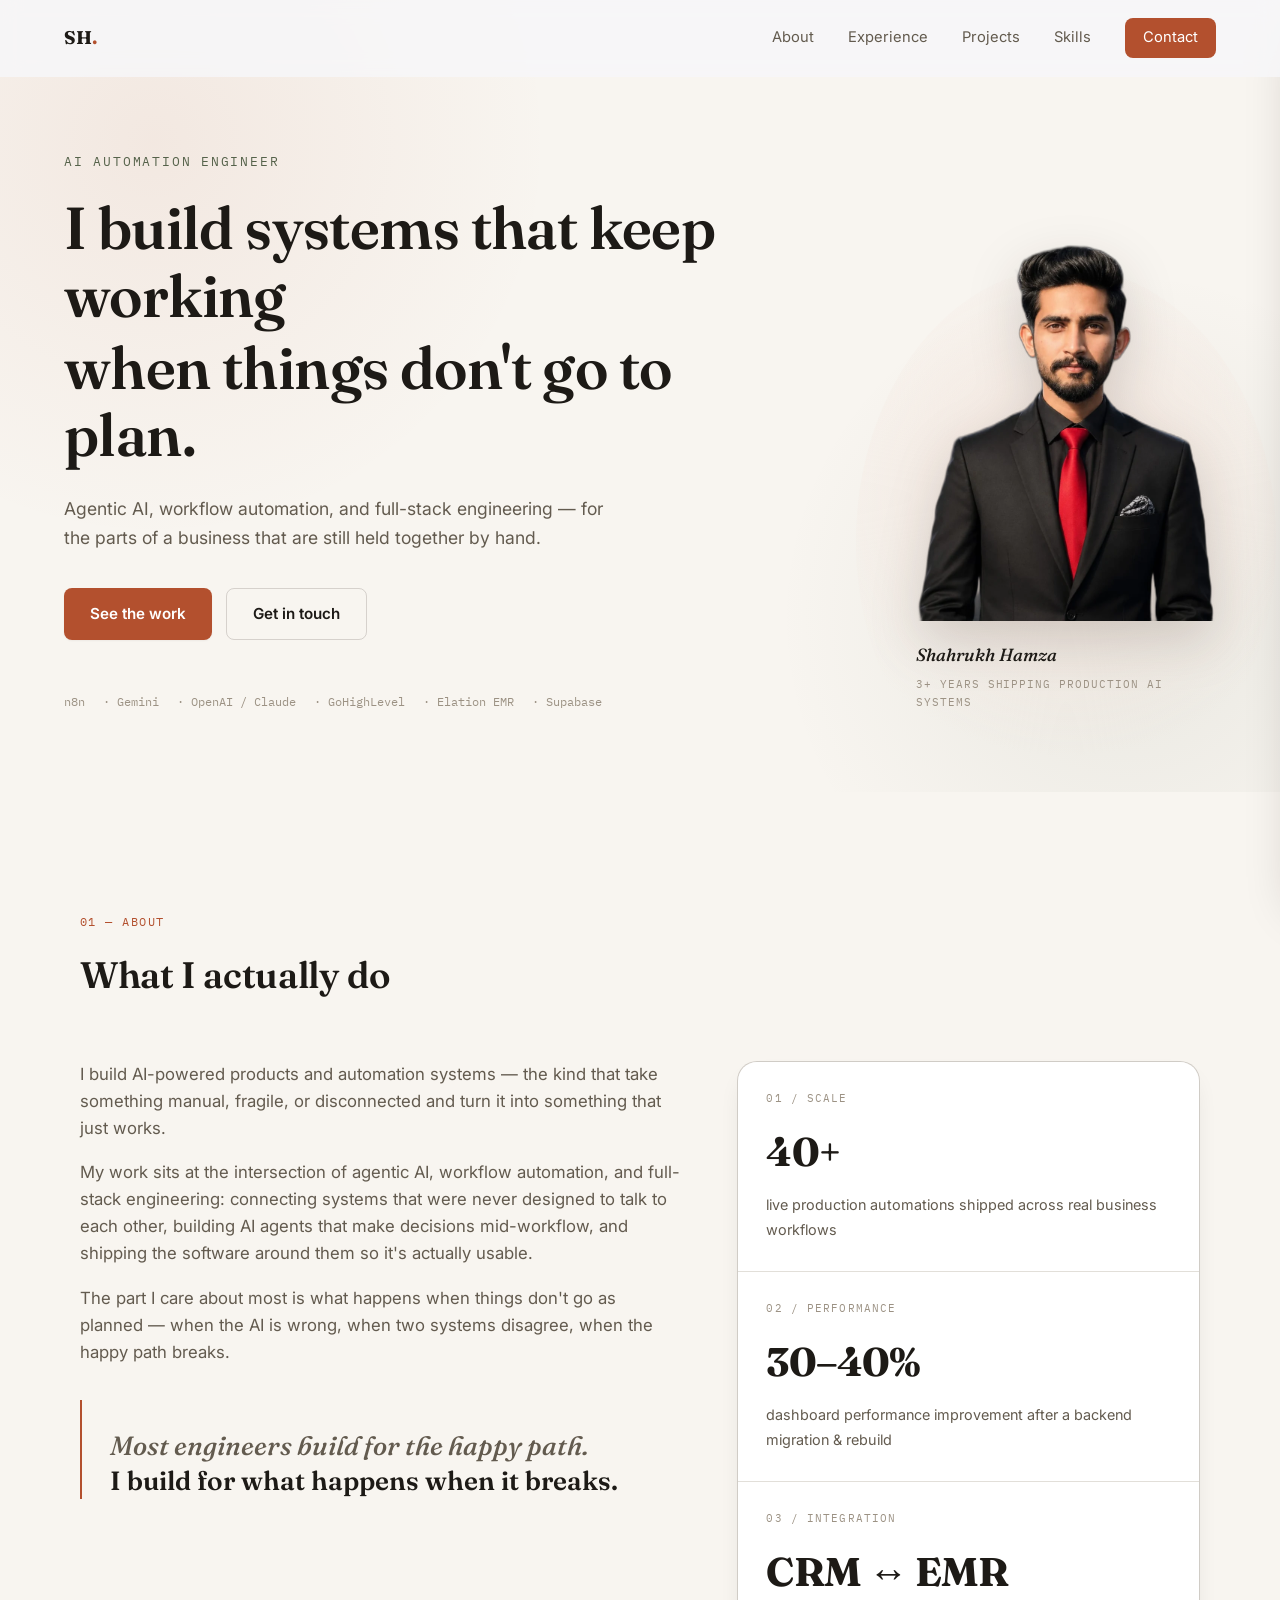
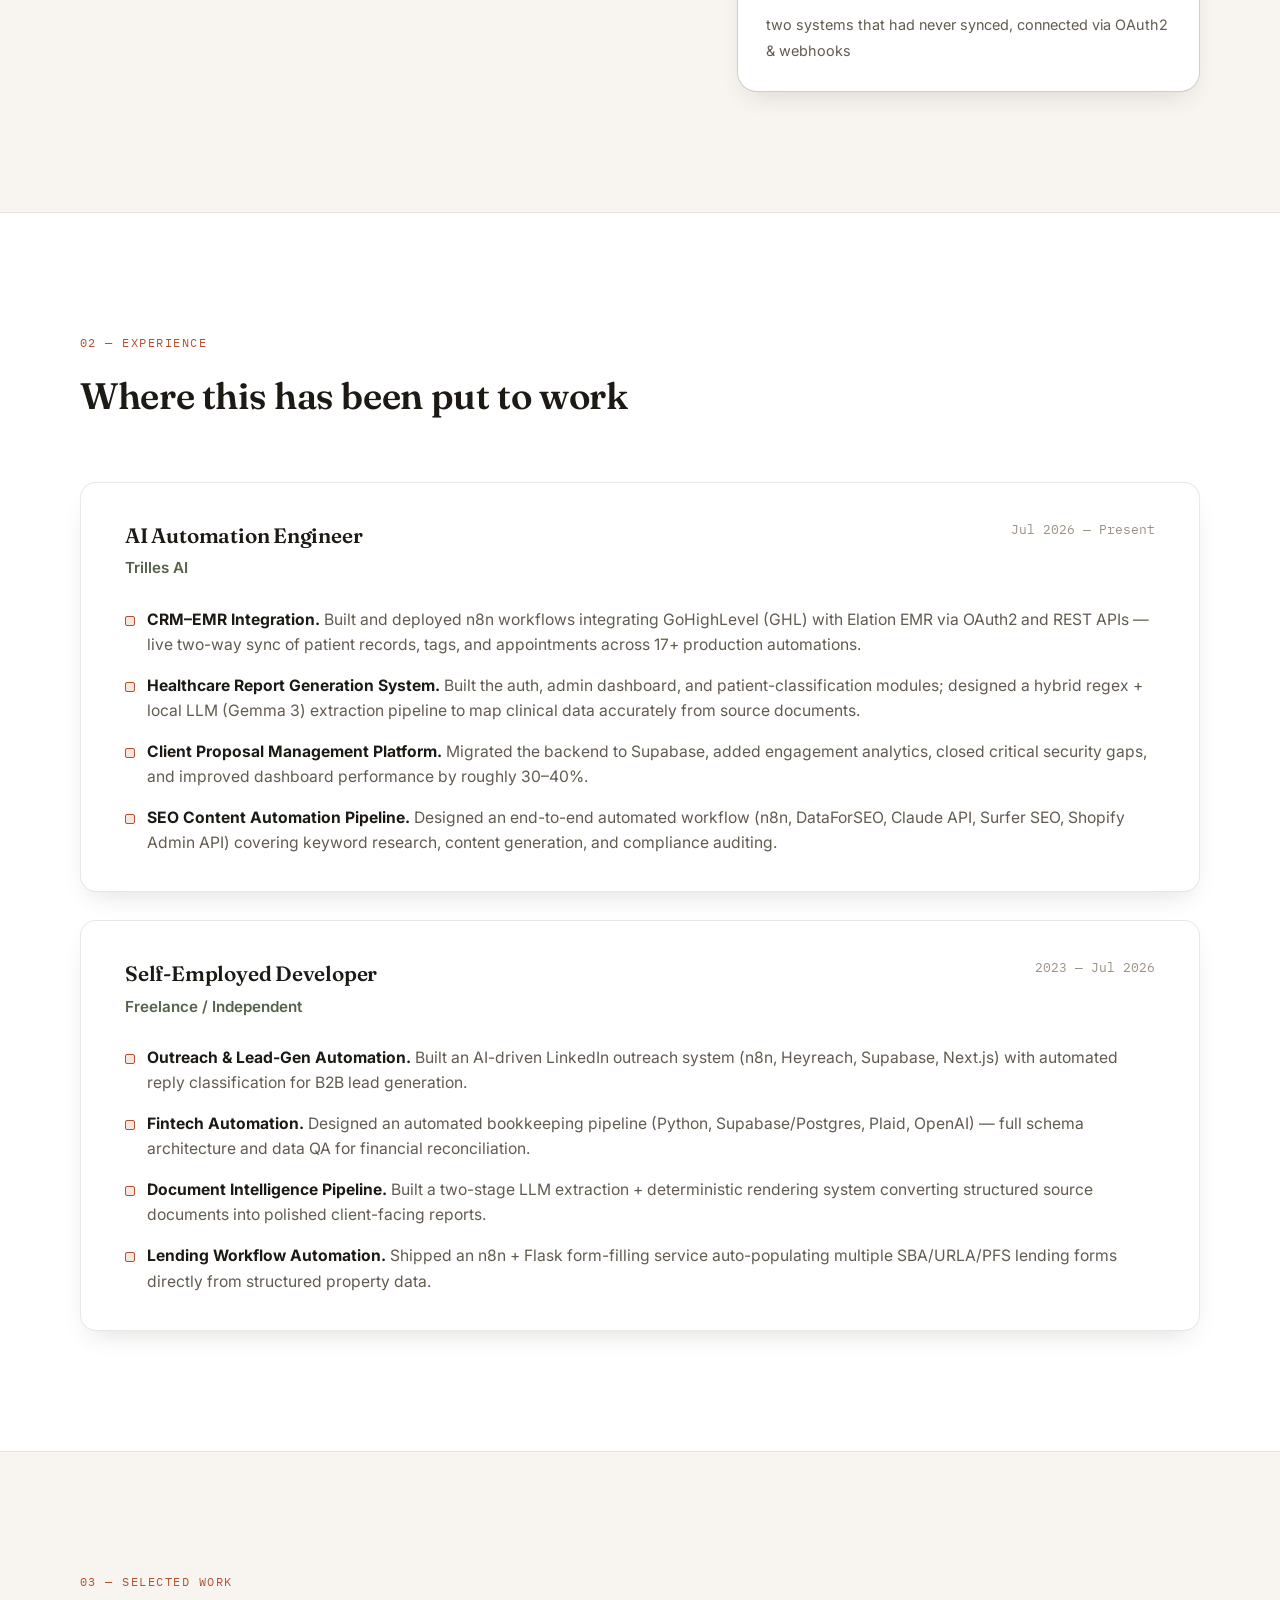
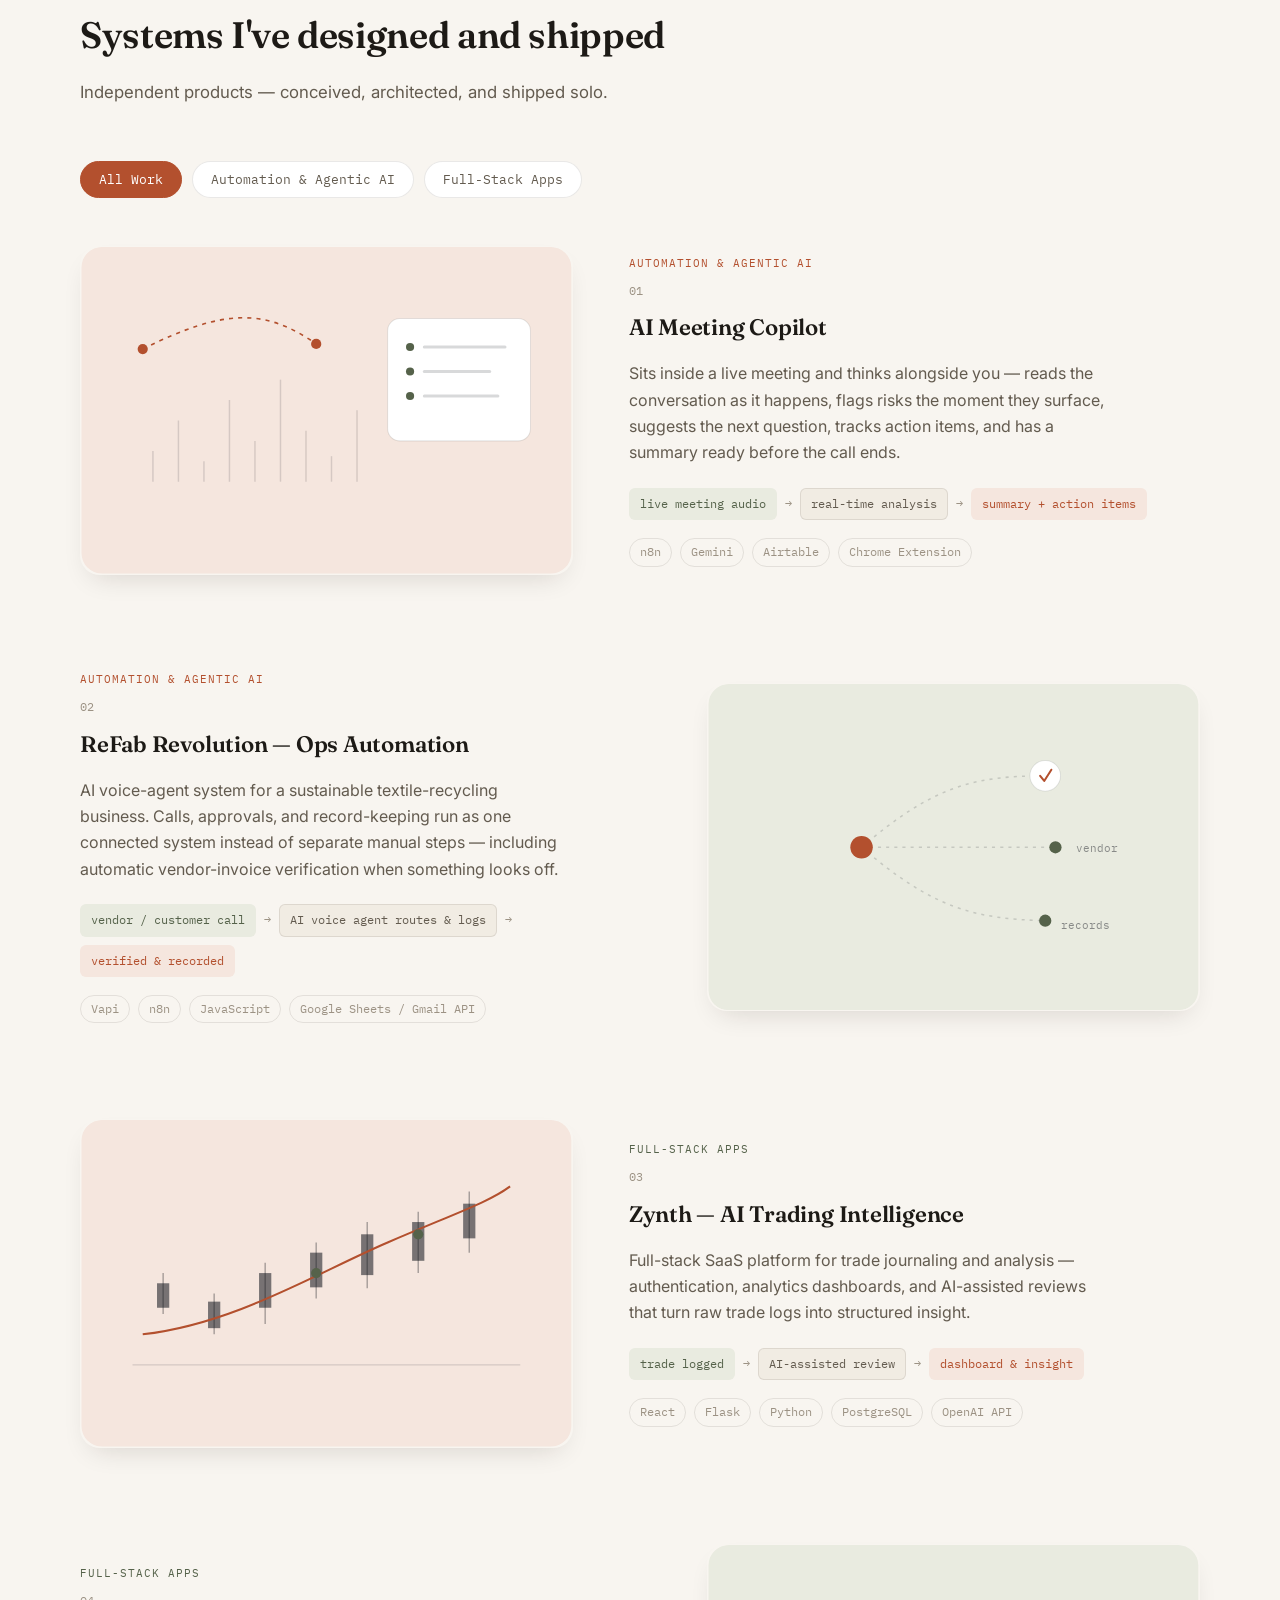
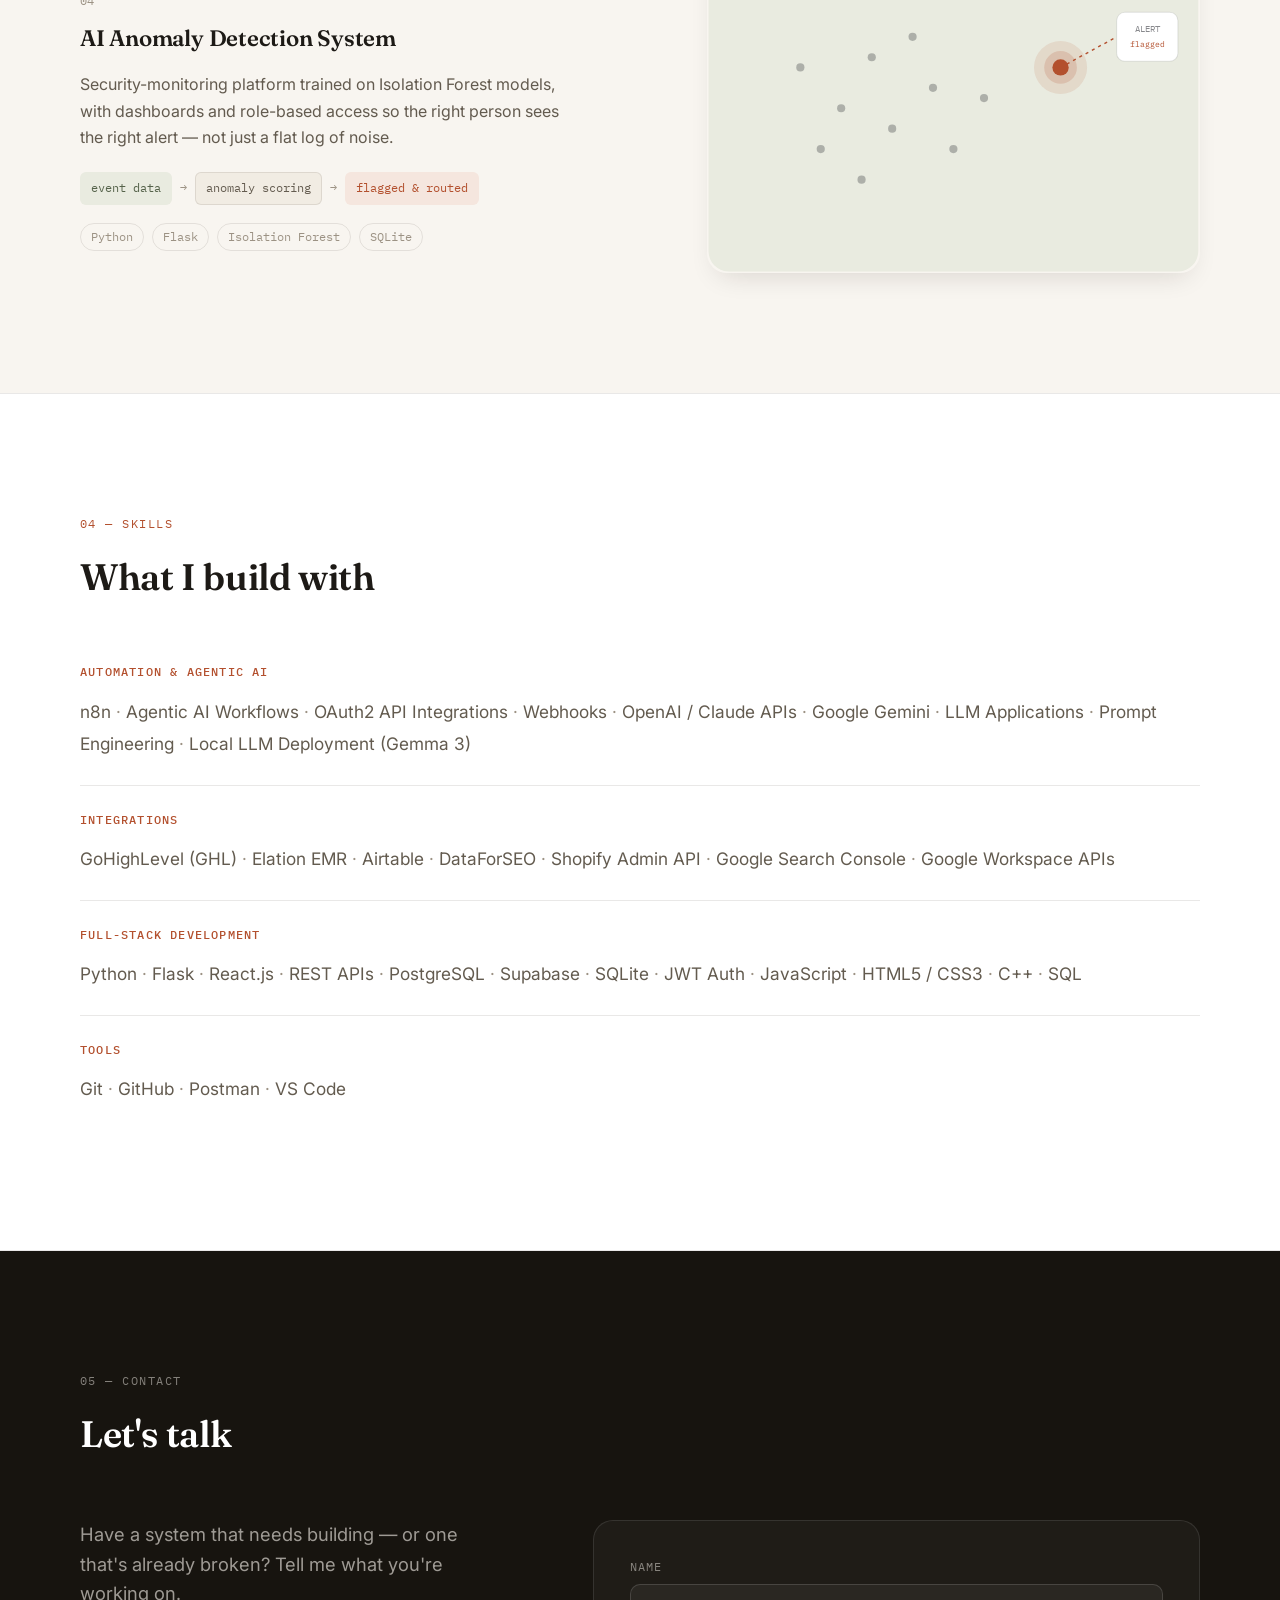
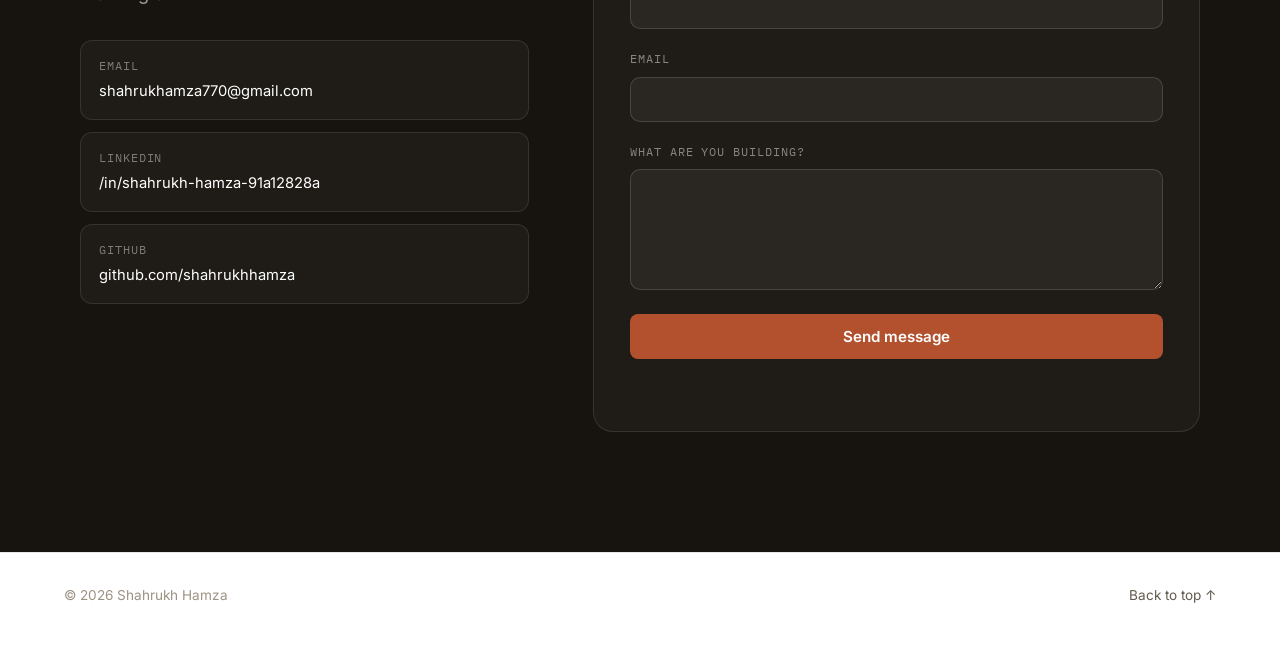
<file: preview.html>
<!DOCTYPE html>
<html lang="en">
<head>
<meta charset="UTF-8">
<meta name="viewport" content="width=device-width, initial-scale=1.0">
<title>Shahrukh Hamza — AI Automation Engineer</title>
<meta property="og:title" content="Shahrukh Hamza — AI Automation Engineer">
<meta property="og:description" content="Agentic AI, workflow automation, and full-stack engineering — built and shipped end to end.">
<meta property="og:url" content="https://shahrukh-hamza-portfolio.vercel.app/">
<meta property="og:type" content="website">
<meta property="og:image" content="https://shahrukh-hamza-portfolio.vercel.app/og-image.png">
<meta property="og:image:width" content="1200">
<meta property="og:image:height" content="630">

<meta name="twitter:card" content="summary_large_image">
<meta name="twitter:title" content="Shahrukh Hamza — AI Automation Engineer">
<meta name="twitter:description" content="Agentic AI, workflow automation, and full-stack engineering — built and shipped end to end.">
<meta name="twitter:image" content="https://shahrukh-hamza-portfolio.vercel.app/og-image.png">
<meta name="description" content="AI Automation Engineer building agentic AI systems, integrations, and full-stack apps.">
<link rel="preconnect" href="https://fonts.googleapis.com">
<link rel="preconnect" href="https://fonts.gstatic.com" crossorigin>
<link href="https://fonts.googleapis.com/css2?family=Fraunces:opsz,wght@9..144,500..700&family=Inter:wght@400;500;600;700&family=IBM+Plex+Mono:wght@400;500;600&display=swap" rel="stylesheet">
<style>
/* ================= TOKENS ================= */
:root{
  --bg:          #F8F5F0;
  --bg-elevated: #FFFFFF;
  --bg-sunken:   #F1ECE3;
  --ink:         #1D1A16;
  --ink-dim:     #635B4F;
  --ink-faint:   #9C9284;
  --line:        rgba(40,30,20,0.1);
  --line-strong: rgba(40,30,20,0.16);

  --accent-primary:      #B3502E;
  --accent-primary-tint: #F5E6DE;
  --accent-flow:         #55624A;
  --accent-flow-tint:    #E9EBE0;

  --shadow-sm: 0 1px 2px rgba(30,20,10,0.05);
  --shadow-md: 0 12px 28px -12px rgba(30,20,10,0.16);
  --shadow-lg: 0 24px 48px -16px rgba(30,20,10,0.2);

  --ease: cubic-bezier(0.16, 1, 0.3, 1);

  --font-display: "Fraunces", serif;
  --font-body: "Inter", sans-serif;
  --font-mono: "IBM Plex Mono", monospace;

  --maxw: 1120px;
}

*{ box-sizing: border-box; }
html{ scroll-behavior: smooth; }

.progress{
  position: fixed; top:0; left:0; height: 3px; width: 0%;
  background: linear-gradient(90deg, var(--accent-primary), var(--accent-flow));
  z-index: 60; transition: width .1s linear;
}
body{
  margin:0;
  background: var(--bg);
  color: var(--ink);
  font-family: var(--font-body);
  font-size: 16px;
  line-height: 1.6;
  -webkit-font-smoothing: antialiased;
}
h1,h2,h3,h4{
  font-family: var(--font-display);
  margin: 0;
  letter-spacing: -0.01em;
  font-weight: 600;
  font-optical-sizing: auto;
}
p{ margin: 0; }
a{ color: inherit; text-decoration: none; }
ul{ margin:0; padding:0; list-style:none; }
img,svg{ display:block; max-width:100%; }

:focus-visible{
  outline: 2px solid var(--accent-primary);
  outline-offset: 3px;
  border-radius: 4px;
}

@media (prefers-reduced-motion: reduce){
  *{ animation-duration: 0.001ms !important; animation-iteration-count: 1 !important; transition-duration: 0.001ms !important; scroll-behavior: auto !important; }
}

/* ================= NAV ================= */
.nav{
  position: fixed; top:0; left:0; right:0; z-index: 50;
  display:flex; align-items:center; justify-content:space-between;
  padding: 18px clamp(20px, 5vw, 64px);
  background: rgba(247,247,249,0.82);
  backdrop-filter: blur(10px);
  border-bottom: 1px solid transparent;
  transition: border-color .2s ease, box-shadow .2s ease;
}
.nav.is-scrolled{ border-bottom-color: var(--line); box-shadow: var(--shadow-sm); }
.nav__mark{
  font-family: var(--font-display); font-weight:700; font-size: 1.15rem;
  letter-spacing: 0.01em;
}
.nav__dot{ color: var(--accent-primary); }
.nav__links{ display:flex; align-items:center; gap: 34px; font-size: 0.92rem; color: var(--ink-dim); }
.nav__links a{ transition: color .15s var(--ease); position:relative; }
.nav__links a:hover{ color: var(--ink); }
.nav__links a:not(.nav__cta)::after{
  content:""; position:absolute; left:0; bottom:-6px; width:100%; height:1.5px;
  background: var(--accent-primary); transform: scaleX(0); transform-origin: left;
  transition: transform .3s var(--ease);
}
.nav__links a.is-active:not(.nav__cta){ color: var(--ink); }
.nav__links a.is-active:not(.nav__cta)::after{ transform: scaleX(1); }
.nav__cta{
  color: #fff !important;
  background: var(--accent-primary);
  padding: 8px 18px; border-radius: 8px;
  transition: background .15s ease, transform .15s ease;
}
.nav__cta:hover{ background:#8F3F22; transform: translateY(-1px); }
.nav__toggle{
  display:none; flex-direction:column; gap:5px; background:none; border:none; cursor:pointer; padding: 6px;
}
.nav__toggle span{ width:22px; height:2px; background: var(--ink); display:block; transition: transform .2s ease, opacity .2s ease; }
.nav__toggle.is-active span:nth-child(1){ transform: translateY(7px) rotate(45deg); }
.nav__toggle.is-active span:nth-child(2){ opacity:0; }
.nav__toggle.is-active span:nth-child(3){ transform: translateY(-7px) rotate(-45deg); }

.mobile-menu{
  position: fixed; top:0; right:0; height:100vh; width: min(78vw, 320px);
  background: var(--bg-elevated); z-index: 49;
  display:flex; flex-direction:column; gap: 28px;
  padding: 100px 32px;
  transform: translateX(100%);
  transition: transform .3s ease;
  border-left: 1px solid var(--line);
  box-shadow: var(--shadow-lg);
}
.mobile-menu.is-open{ transform: translateX(0); }
.mobile-menu a{ font-size: 1.1rem; color: var(--ink-dim); }
.mobile-menu a:hover{ color: var(--ink); }

/* ================= HERO ================= */
.hero{
  position: relative;
  min-height: 88vh;
  display:flex; align-items:flex-end; justify-content:space-between; flex-wrap:wrap;
  gap: 40px;
  overflow:hidden;
  padding: 140px clamp(20px, 5vw, 64px) 0;
}
.hero::before{
  content:""; position:absolute; inset:0; z-index:0; pointer-events:none;
  background:
    radial-gradient(640px circle at 12% 18%, rgba(179,80,46,0.08), transparent 62%),
    radial-gradient(560px circle at 88% 78%, rgba(85,98,74,0.09), transparent 62%);
  animation: heroBreathe 9s ease-in-out infinite alternate;
}
@keyframes heroBreathe{
  from{ opacity: 0.55; transform: scale(1); }
  to{ opacity: 1; transform: scale(1.05); }
}

.hero__photo{
  position:relative; z-index:1;
  flex: 0 0 auto;
  width: min(300px, 30vw);
  align-self: flex-end;
  padding-bottom: 80px;
}
.hero__photo::before{
  content:"";
  position:absolute;
  inset: 6% -20% -4% -20%;
  background: radial-gradient(circle at 50% 42%, var(--accent-primary-tint), transparent 68%);
  border-radius: 50%;
  z-index:0;
}
.hero__photo-img{
  position:relative; z-index:1;
  display:block; width:100%; height:auto;
  filter: drop-shadow(0 18px 26px rgba(30,20,10,0.16));
  opacity:0; animation: fadeUp 1s var(--ease) forwards; animation-delay: .5s;
}
.hero__photo-caption{
  position:relative; z-index:1;
  margin-top: 20px;
  display:flex; flex-direction:column; gap:7px;
  opacity:0; animation: fadeUp .8s var(--ease) forwards; animation-delay: .75s;
}
.hero__photo-name{
  font-family: var(--font-display); font-style: italic; font-weight:500;
  font-size: 1.1rem; color: var(--ink);
}
.hero__photo-role{
  font-family: var(--font-mono); font-size: 0.66rem; color: var(--ink-faint);
  text-transform: uppercase; letter-spacing: 0.09em; line-height:1.7;
}

@media (max-width: 900px){
  .hero{ flex-direction:column; align-items:flex-start; padding-bottom: 0; }
  .hero__content{ padding-bottom: 40px; }
  .hero__photo{ align-self:center; width: min(220px, 55vw); padding-bottom: 40px; margin-top: 8px; }
}

.hero__content{ position:relative; z-index:1; max-width: 700px; padding-bottom: 80px; }

.eyebrow{
  font-family: var(--font-mono); font-size: 0.8rem; text-transform: uppercase;
  letter-spacing: 0.14em; color: var(--accent-flow); margin-bottom: 22px;
  opacity:0; animation: fadeUp .6s ease forwards; animation-delay: .05s;
}

.hero__headline{
  font-size: clamp(2.3rem, 4.8vw, 3.7rem);
  font-weight: 600; line-height: 1.14; color: var(--ink);
}
.line-mask{ display:block; overflow:hidden; padding-bottom: 0.08em; }
.line-inner{
  display:block;
  transform: translateY(105%);
  animation: lineUp 1s var(--ease) forwards;
}
.line-mask:nth-child(1) .line-inner{ animation-delay: .15s; }
.line-mask:nth-child(2) .line-inner{ animation-delay: .3s; }
@keyframes lineUp{ to{ transform: translateY(0); } }

.hero__sub{
  margin-top: 22px; font-size: 1.1rem; color: var(--ink-dim); max-width: 560px;
  opacity:0; animation: fadeUp .7s ease forwards; animation-delay: .65s;
}
.hero__actions{
  display:flex; gap:14px; margin-top: 36px; flex-wrap: wrap;
  opacity:0; animation: fadeUp .7s ease forwards; animation-delay: .78s;
}
@keyframes fadeUp{ from{ opacity:0; transform: translateY(14px); } to{ opacity:1; transform: translateY(0); } }

.btn{
  font-family: var(--font-body); font-weight: 600; font-size: 0.95rem;
  padding: 13px 26px; border-radius: 8px; transition: all .18s var(--ease);
  display:inline-flex; align-items:center; position: relative; overflow: hidden;
}
.btn--primary{ background: var(--accent-primary); color: #fff; box-shadow: var(--shadow-sm); }
.btn--primary::after{
  content:""; position:absolute; top:0; left:-60%; width:40%; height:100%;
  background: linear-gradient(120deg, transparent, rgba(255,255,255,0.35), transparent);
  transform: skewX(-20deg);
  transition: left .55s var(--ease);
}
.btn--primary:hover::after{ left: 130%; }
.btn--primary:hover{ background: #8F3F22; transform: translateY(-1px); box-shadow: var(--shadow-md); }
.btn--ghost{ border: 1px solid var(--line-strong); color: var(--ink); }
.btn--ghost:hover{ border-color: var(--accent-flow); color: var(--accent-flow); }

.hero__stack{
  margin-top: 52px; display:flex; gap: 10px 18px; flex-wrap: wrap;
  font-family: var(--font-mono); font-size: 0.78rem; color: var(--ink-faint);
  opacity:0; animation: fadeUp .7s ease forwards; animation-delay: .9s;
}
.hero__stack span::before{ content: "· "; color: var(--ink-faint); }
.hero__stack span:first-child::before{ content: ""; }

/* ================= SECTIONS ================= */
.section{ padding: 120px clamp(20px, 5vw, 64px); }
.section--alt{ background: var(--bg-elevated); border-top: 1px solid var(--line); border-bottom: 1px solid var(--line); }
.section__inner{ max-width: var(--maxw); margin: 0 auto; }

.section__head{ margin-bottom: 56px; max-width: 640px; }
.section__tag{
  font-family: var(--font-mono); font-size: 0.78rem; color: var(--accent-primary);
  text-transform: uppercase; letter-spacing: 0.12em; margin-bottom: 14px;
}
.section__head h2{ font-size: clamp(1.7rem, 3vw, 2.3rem); font-weight: 600; }
.section__intro{ margin-top: 14px; color: var(--ink-dim); font-size: 1.05rem; }

.reveal{ opacity:0; transform: translateY(18px); transition: opacity .7s var(--ease), transform .7s var(--ease); }
.reveal.is-visible{ opacity:1; transform: translateY(0); }

/* ---- About ---- */
.about__grid{ display:grid; grid-template-columns: 1.3fr 1fr; gap: 56px; align-items:start; }
.about__text p{ color: var(--ink-dim); font-size: 1.05rem; margin-bottom: 18px; }
.about__text p:last-child{ margin-bottom:0; }

.about__quote{
  margin: 34px 0 0; padding: 28px 0 0 28px;
  border-left: 2px solid var(--accent-primary);
  font-family: var(--font-display); font-style: italic; font-weight: 500;
  font-size: clamp(1.3rem, 2.4vw, 1.65rem); line-height: 1.35;
  color: var(--ink-dim);
}
.about__quote span{ color: var(--ink); font-weight: 600; font-style: normal; }

.about__proof{
  display:flex; flex-direction:column; gap:1px;
  background: var(--line); border: 1px solid var(--line); border-radius: 20px;
  overflow:hidden; box-shadow: var(--shadow-md);
}
.proof__item{
  background: var(--bg-elevated);
  padding: 28px 26px;
  border-left: 2px solid transparent;
  transition: background .35s ease, padding-left .35s ease, border-left-color .35s ease;
}
.proof__item:hover{
  background: linear-gradient(120deg, var(--bg-elevated) 45%, var(--accent-primary-tint));
  padding-left: 32px;
  border-left-color: var(--accent-primary);
}
.proof__tag{
  display:block; font-family: var(--font-mono); font-size: 0.7rem; color: var(--ink-faint);
  text-transform: uppercase; letter-spacing: 0.1em; margin-bottom: 12px;
}
.proof__num{
  display:block; font-family: var(--font-display); font-weight:700;
  font-size: clamp(1.9rem, 3.2vw, 2.5rem); color: var(--ink); letter-spacing:-0.02em;
  margin-bottom: 8px;
}
.proof__label{ font-size: 0.9rem; color: var(--ink-dim); line-height:1.55; max-width: 360px; }

/* ---- Experience ---- */
.exp-list{ display:flex; flex-direction:column; gap: 28px; }
.exp-card{
  background: var(--bg-elevated); border: 1px solid var(--line); border-radius: 16px;
  padding: 36px clamp(20px, 4vw, 44px);
  box-shadow: var(--shadow-md);
}
.exp-card__head{ display:flex; justify-content:space-between; align-items:flex-start; gap: 16px; flex-wrap:wrap; margin-bottom: 26px; }
.exp-card__head h3{ font-size: 1.3rem; font-weight:600; }
.exp-card__org{ color: var(--accent-flow); font-size: 0.95rem; margin-top: 4px; font-weight:600; }
.exp-card__date{ font-family: var(--font-mono); font-size: 0.82rem; color: var(--ink-faint); white-space:nowrap; }

.exp-card__stats{
  display:flex; flex-wrap:wrap; gap: 32px;
  padding: 22px 0; margin: 4px 0 30px;
  border-top: 1px solid var(--line); border-bottom: 1px solid var(--line);
}
.exp-card__stat{ display:flex; flex-direction:column; gap:4px; }
.exp-card__stat-num{
  font-family: var(--font-display); font-weight:700; font-size: 1.7rem; color: var(--ink);
  letter-spacing:-0.01em;
}
.exp-card__stat-label{
  font-family: var(--font-mono); font-size: 0.7rem; color: var(--ink-dim);
  text-transform: uppercase; letter-spacing: 0.06em;
}

.exp-card__list{ display:flex; flex-direction:column; gap: 16px; }
.exp-card__list li{ color: var(--ink-dim); font-size: 0.98rem; padding-left: 22px; position:relative; }
.exp-card__list li::before{
  content: ""; position:absolute; left:0; top:9px; width:8px; height:8px; border-radius:2px;
  background: var(--accent-primary-tint); border: 1px solid var(--accent-primary);
}
.exp-card__list strong{ color: var(--ink); }

/* ---- Projects (case-study rows) ---- */
.case-filter{ display:flex; gap:10px; flex-wrap:wrap; margin-bottom: 48px; }
.case-filter__btn{
  font-family: var(--font-mono); font-size: 0.8rem; padding: 9px 18px; border-radius: 999px;
  border: 1px solid var(--line); background: var(--bg-elevated); color: var(--ink-dim);
  cursor: pointer; transition: all .18s var(--ease);
}
.case-filter__btn:hover{ border-color: var(--accent-primary); color: var(--ink); }
.case-filter__btn.is-active{ background: var(--accent-primary); border-color: var(--accent-primary); color:#fff; }

.case__category{
  font-family: var(--font-mono); font-size: 0.7rem; text-transform: uppercase; letter-spacing: 0.09em;
  color: var(--accent-primary); display:block; margin-bottom: 8px;
}
.case[data-category="fullstack"] .case__category{ color: var(--accent-flow); }

.case-list{ display:flex; flex-direction:column; gap: 96px; }

.case{
  display:flex; align-items:center; gap: 56px;
  transition: opacity .3s var(--ease), transform .3s var(--ease);
}
.case.is-filtered-out{ display:none; }
.case--reverse{ flex-direction: row-reverse; }

.case__art{
  flex: 0 0 44%;
  aspect-ratio: 3/2;
  border-radius: 20px;
  overflow: hidden;
  box-shadow: var(--shadow-md);
  transition: transform .5s var(--ease);
}
.case:hover .case__art{ transform: translateY(-4px); }
.case__svg{ width:100%; height:100%; display:block; }

.case__body{ flex: 1 1 auto; position: relative; }
.case__index{
  font-family: var(--font-mono); font-size: 0.78rem; color: var(--ink-faint);
  display:block; margin-bottom: 10px;
}
.case__body h3{ font-size: 1.4rem; font-weight:600; margin-bottom: 14px; }
.case__desc{ color: var(--ink-dim); font-size: 1rem; line-height:1.65; max-width: 480px; }

.case__flow{
  display:flex; align-items:center; gap:8px; flex-wrap:wrap;
  font-family: var(--font-mono); font-size: 0.72rem;
  margin-top: 22px;
}
.flow__step{
  background: var(--bg-sunken); border:1px solid var(--line); border-radius: 6px;
  padding: 6px 10px; color: var(--ink-dim);
}
.flow__step--in{ background: var(--accent-flow-tint); border-color: transparent; color: var(--accent-flow); }
.flow__step--out{ background: var(--accent-primary-tint); border-color: transparent; color: var(--accent-primary); }
.flow__arrow{ color: var(--ink-faint); }

.case__stack{ display:flex; gap:8px; flex-wrap:wrap; margin-top: 18px; }
.case__stack span{
  font-family: var(--font-mono); font-size: 0.72rem; color: var(--ink-faint);
  border: 1px solid var(--line); border-radius: 999px; padding: 4px 10px;
}

@media (max-width: 900px){
  .case, .case--reverse{ flex-direction: column; align-items: stretch; }
  .case__art{ flex-basis: auto; }
}

/* ---- Skills ---- */
.skills{ display:flex; flex-direction:column; }
.skills__group{ padding: 24px 0; border-top: 1px solid var(--line); }
.skills__group:first-child{ border-top:none; padding-top:0; }
.skills__group h4{
  font-family: var(--font-mono); font-size: 0.75rem; font-weight:500; color: var(--accent-primary);
  text-transform: uppercase; letter-spacing: 0.1em; margin-bottom: 14px;
}
.chips{ display:block; }
.chips span{
  font-family: var(--font-body); font-size: 1.08rem; color: var(--ink-dim);
  transition: color .15s ease; line-height: 1.9;
}
.chips span:hover{ color: var(--ink); }
.chips span::after{ content: " · "; color: var(--ink-faint); }
.chips span:last-child::after{ content: ""; }

/* ---- Contact ---- */
.contact{ text-align:left; }
.contact__grid{ display:grid; grid-template-columns: 0.85fr 1.15fr; gap: 64px; align-items:start; margin-top: 8px; }
.contact__line{ font-size: 1.15rem; color: var(--ink-dim); margin-bottom: 32px; max-width: 420px; }
.contact__links{ display:flex; flex-direction:column; gap: 12px; }
.contact__card{
  background: var(--bg-elevated);
  border: 1px solid var(--line); border-radius: 12px; padding: 16px 18px;
  display:flex; flex-direction:column; gap:4px;
  transition: border-color .2s ease, transform .2s ease, box-shadow .2s ease;
}
.contact__card:hover{ border-color: var(--accent-primary); transform: translateX(4px); box-shadow: var(--shadow-sm); }
.contact__label{ font-family: var(--font-mono); font-size: 0.72rem; color: var(--accent-flow); text-transform:uppercase; letter-spacing:0.08em; }
.contact__value{ font-size: 0.92rem; word-break: break-word; }

.contact__form{
  background: var(--bg-elevated); border: 1px solid var(--line); border-radius: 20px;
  padding: clamp(24px, 3vw, 36px); box-shadow: var(--shadow-md);
  display:flex; flex-direction:column; gap: 20px;
}
.form__row{ display:flex; flex-direction:column; gap: 8px; }
.form__row label{
  font-family: var(--font-mono); font-size: 0.75rem; color: var(--ink-dim);
  text-transform: uppercase; letter-spacing: 0.08em;
}
.form__row input, .form__row textarea{
  font-family: var(--font-body); font-size: 0.98rem; color: var(--ink);
  background: var(--bg-sunken); border: 1px solid var(--line); border-radius: 10px;
  padding: 12px 14px; transition: border-color .2s ease, box-shadow .2s ease;
  resize: vertical;
}
.form__row input:focus, .form__row textarea:focus{
  outline:none; border-color: var(--accent-primary);
  box-shadow: 0 0 0 3px var(--accent-primary-tint);
}
.form__submit{ justify-content:center; margin-top: 4px; cursor:pointer; border:none; font-size:0.95rem; }
.form__submit:disabled{ opacity:0.6; cursor:not-allowed; }
.form__status{ font-size: 0.85rem; text-align:center; min-height: 1.2em; margin:0; color: var(--ink-dim); }
.form__status.is-success{ color: var(--accent-flow); }
.form__status.is-error{ color: #B42318; }

@media (max-width: 900px){
  .contact__grid{ grid-template-columns: 1fr; gap: 36px; }
}

/* ================= FOOTER ================= */
.footer{
  display:flex; justify-content:space-between; align-items:center;
  padding: 32px clamp(20px, 5vw, 64px) 44px;
  color: var(--ink-faint); font-size: 0.85rem;
  border-top: 1px solid var(--line);
  background: var(--bg-elevated);
}
.footer__top{ color: var(--ink-dim); }
.footer__top:hover{ color: var(--ink); }

/* ================= RESPONSIVE ================= */
@media (max-width: 900px){
  .about__grid{ grid-template-columns: 1fr; gap: 36px; }
  .grid{ grid-template-columns: 1fr; }
  .contact__links{ grid-template-columns: 1fr; }
}

@media (max-width: 720px){
  .nav__links{ display:none; }
  .nav__toggle{ display:flex; }
  .hero{ padding-top: 120px; }
  .section{ padding: 80px 20px; }
  .exp-card__head{ flex-direction:column; }
}


/* ================= PREMIUM INTERACTIONS ================= */

/* Nav hover pill (keeps existing active underline, adds hover background) */
.nav__links a:not(.nav__cta){
  position: relative; padding: 6px 10px; margin: -6px -10px; border-radius: 999px;
  transition: color .15s var(--ease), background .18s var(--ease);
}
.nav__links a:not(.nav__cta):hover{ background: var(--bg-sunken); }

/* Buttons: quiet, confident transition — no magnetic-follow gimmick */
.btn{ transition: background .18s ease, box-shadow .18s ease, border-color .18s ease, transform .18s ease; }

/* Project art: simple border + shadow on hover — no cursor-tracking glow, no tilt */
.case__art{
  transition: box-shadow .3s var(--ease), border-color .3s var(--ease);
  border: 1px solid transparent;
}
.case:hover .case__art{ box-shadow: var(--shadow-lg); border-color: var(--accent-primary); }
.case[data-category="fullstack"]:hover .case__art{ border-color: var(--accent-flow); }

/* Project title color-shift on hover */
.case__body h3{ transition: color .2s ease; }
.case:hover .case__body h3{ color: var(--accent-primary); }
.case[data-category="fullstack"]:hover .case__body h3{ color: var(--accent-flow); }

/* Experience card + list micro-interaction */
.exp-card{ transition: box-shadow .3s var(--ease); }
.exp-card:hover{ box-shadow: var(--shadow-lg); }
.exp-card__list li{ transition: transform .2s var(--ease); }
.exp-card__list li:hover{ transform: translateX(5px); }
.exp-card__list li:hover::before{ background: var(--accent-primary); }

/* Skill chips redesigned above as flowing text — old pill-chip hover rule removed */

/* Contact cards: icon-less accent bar on hover */
.contact__card{ transition: border-color .2s ease, transform .2s ease, box-shadow .2s ease; }


/* ================= REAL SCREENSHOT FRAME (ready for project images) ================= */
/* Wrap a screenshot like this to swap out the abstract SVG art:
   <div class="case__art">
     <div class="browser-frame">
       <div class="browser-frame__bar">
         <span></span><span></span><span></span>
       </div>
       <img src="your-screenshot.png" alt="..." class="browser-frame__img">
     </div>
   </div>
*/
.browser-frame{
  width:100%; height:100%; display:flex; flex-direction:column;
  background: var(--bg-elevated); border-radius: inherit; overflow:hidden;
}
.browser-frame__bar{
  display:flex; align-items:center; gap:6px;
  padding: 12px 14px; background: var(--bg-sunken); border-bottom:1px solid var(--line);
  flex: 0 0 auto;
}
.browser-frame__bar span{
  width:9px; height:9px; border-radius:50%; background: var(--line-strong);
}
.browser-frame__img{
  width:100%; height:100%; object-fit: cover; object-position: top;
  flex: 1 1 auto;
}


/* ================= INVERTED CTA SECTION (Contact) =================
   Monochrome dark — near-black + off-white only. The single accent
   (terracotta) appears in exactly one place: the submit button and
   focus rings. No colored labels, no glow — quiet, not "SaaS dark mode." */
.section--inverted{
  background: #17140F;
  color: #F2EEE7;
}
.section--inverted .section__tag{ color: rgba(242,238,231,0.5); }
.section--inverted .section__head h2{ color:#fff; }
.section--inverted .contact__line{ color: rgba(242,238,231,0.62); }

.section--inverted .contact__card{
  background: rgba(255,255,255,0.035);
  border-color: rgba(255,255,255,0.1);
}
.section--inverted .contact__card:hover{
  border-color: rgba(255,255,255,0.25);
  background: rgba(255,255,255,0.055);
}
.section--inverted .contact__label{ color: rgba(242,238,231,0.45); }
.section--inverted .contact__value{ color:#fff; }

.section--inverted .contact__form{
  background: rgba(255,255,255,0.035);
  border-color: rgba(255,255,255,0.1);
  box-shadow: none;
}
.section--inverted .form__row label{ color: rgba(242,238,231,0.5); }
.section--inverted .form__row input,
.section--inverted .form__row textarea{
  background: rgba(255,255,255,0.05);
  border-color: rgba(255,255,255,0.14);
  color:#fff;
}
.section--inverted .form__row input::placeholder,
.section--inverted .form__row textarea::placeholder{ color: rgba(242,238,231,0.3); }
.section--inverted .form__row input:focus,
.section--inverted .form__row textarea:focus{
  border-color: var(--accent-primary);
  box-shadow: 0 0 0 3px rgba(179,80,46,0.22);
}
.section--inverted .form__status{ color: rgba(242,238,231,0.55); }

</style>
</head>
<body>

<div class="progress" id="progress"></div>

<header class="nav" id="nav">
  <a href="#hero" class="nav__mark">SH<span class="nav__dot">.</span></a>
  <nav class="nav__links">
    <a href="#about" data-nav="about">About</a>
    <a href="#experience" data-nav="experience">Experience</a>
    <a href="#projects" data-nav="projects">Projects</a>
    <a href="#skills" data-nav="skills">Skills</a>
    <a href="#contact" class="nav__cta" data-nav="contact">Contact</a>
  </nav>
  <button class="nav__toggle" id="navToggle" aria-label="Toggle menu" aria-expanded="false">
    <span></span><span></span><span></span>
  </button>
</header>

<div class="mobile-menu" id="mobileMenu">
  <a href="#about">About</a>
  <a href="#experience">Experience</a>
  <a href="#projects">Projects</a>
  <a href="#skills">Skills</a>
  <a href="#contact">Contact</a>
</div>

<main>

  <!-- ================= HERO ================= -->
  <section class="hero" id="hero">
    <div class="hero__content">
      <p class="eyebrow">AI Automation Engineer</p>
      <h1 class="hero__headline">
        <span class="line-mask"><span class="line-inner">I build systems that keep working</span></span>
        <span class="line-mask"><span class="line-inner">when things don't go to plan.</span></span>
      </h1>
      <p class="hero__sub">Agentic AI, workflow automation, and full-stack engineering — for the parts of a business that are still held together by hand.</p>
      <div class="hero__actions">
        <a href="#projects" class="btn btn--primary">See the work</a>
        <a href="#contact" class="btn btn--ghost">Get in touch</a>
      </div>
      <div class="hero__stack" aria-label="Tools and platforms">
        <span>n8n</span><span>Gemini</span><span>OpenAI / Claude</span><span>GoHighLevel</span><span>Elation EMR</span><span>Supabase</span>
      </div>
    </div>

    <div class="hero__photo">
      <img src="[data-uri]" alt="Shahrukh Hamza" class="hero__photo-img">
      <div class="hero__photo-caption">
        <span class="hero__photo-name">Shahrukh Hamza</span>
        <span class="hero__photo-role">3+ years shipping production AI systems</span>
      </div>
    </div>
  </section>

  <!-- ================= ABOUT ================= -->
  <section class="section" id="about">
    <div class="section__inner about">
      <div class="section__head">
        <p class="section__tag">01 — About</p>
        <h2>What I actually do</h2>
      </div>
      <div class="about__grid">
        <div class="about__text">
          <p>I build AI-powered products and automation systems — the kind that take something manual, fragile, or disconnected and turn it into something that just works.</p>
          <p>My work sits at the intersection of agentic AI, workflow automation, and full-stack engineering: connecting systems that were never designed to talk to each other, building AI agents that make decisions mid-workflow, and shipping the software around them so it's actually usable.</p>
          <p>The part I care about most is what happens when things don't go as planned — when the AI is wrong, when two systems disagree, when the happy path breaks.</p>

          <blockquote class="about__quote">
            Most engineers build for the happy path.<br><span>I build for what happens when it breaks.</span>
          </blockquote>
        </div>
        <div class="about__proof">
          <div class="proof__item">
            <span class="proof__tag">01 / Scale</span>
            <span class="proof__num" data-count-to="40" data-suffix="+">0+</span>
            <span class="proof__label">live production automations shipped across real business workflows</span>
          </div>
          <div class="proof__item">
            <span class="proof__tag">02 / Performance</span>
            <span class="proof__num">30–40%</span>
            <span class="proof__label">dashboard performance improvement after a backend migration &amp; rebuild</span>
          </div>
          <div class="proof__item">
            <span class="proof__tag">03 / Integration</span>
            <span class="proof__num">CRM &harr; EMR</span>
            <span class="proof__label">two systems that had never synced, connected via OAuth2 &amp; webhooks</span>
          </div>
        </div>
      </div>
    </div>
  </section>

  <!-- ================= EXPERIENCE ================= -->
  <section class="section section--alt" id="experience">
    <div class="section__inner">
      <div class="section__head">
        <p class="section__tag">02 — Experience</p>
        <h2>Where this has been put to work</h2>
      </div>

      <div class="exp-list">

        <div class="exp-card">
          <div class="exp-card__head">
            <div>
              <h3>AI Automation Engineer</h3>
              <p class="exp-card__org">Trilles AI</p>
            </div>
            <p class="exp-card__date">Jul 2026 — Present</p>
          </div>

          <ul class="exp-card__list">
            <li><strong>CRM–EMR Integration.</strong> Built and deployed n8n workflows integrating GoHighLevel (GHL) with Elation EMR via OAuth2 and REST APIs — live two-way sync of patient records, tags, and appointments across 17+ production automations.</li>
            <li><strong>Healthcare Report Generation System.</strong> Built the auth, admin dashboard, and patient-classification modules; designed a hybrid regex + local LLM (Gemma 3) extraction pipeline to map clinical data accurately from source documents.</li>
            <li><strong>Client Proposal Management Platform.</strong> Migrated the backend to Supabase, added engagement analytics, closed critical security gaps, and improved dashboard performance by roughly 30–40%.</li>
            <li><strong>SEO Content Automation Pipeline.</strong> Designed an end-to-end automated workflow (n8n, DataForSEO, Claude API, Surfer SEO, Shopify Admin API) covering keyword research, content generation, and compliance auditing.</li>
          </ul>
        </div>

        <div class="exp-card">
          <div class="exp-card__head">
            <div>
              <h3>Self-Employed Developer</h3>
              <p class="exp-card__org">Freelance / Independent</p>
            </div>
            <p class="exp-card__date">2023 — Jul 2026</p>
          </div>

          <ul class="exp-card__list">
            <li><strong>Outreach &amp; Lead-Gen Automation.</strong> Built an AI-driven LinkedIn outreach system (n8n, Heyreach, Supabase, Next.js) with automated reply classification for B2B lead generation.</li>
            <li><strong>Fintech Automation.</strong> Designed an automated bookkeeping pipeline (Python, Supabase/Postgres, Plaid, OpenAI) — full schema architecture and data QA for financial reconciliation.</li>
            <li><strong>Document Intelligence Pipeline.</strong> Built a two-stage LLM extraction + deterministic rendering system converting structured source documents into polished client-facing reports.</li>
            <li><strong>Lending Workflow Automation.</strong> Shipped an n8n + Flask form-filling service auto-populating multiple SBA/URLA/PFS lending forms directly from structured property data.</li>
          </ul>
        </div>

      </div>
    </div>
  </section>

  <!-- ================= PROJECTS ================= -->
  <section class="section" id="projects">
    <div class="section__inner">
      <div class="section__head">
        <p class="section__tag">03 — Selected Work</p>
        <h2>Systems I've designed and shipped</h2>
        <p class="section__intro">Independent products — conceived, architected, and shipped solo.</p>
      </div>

      <div class="case-filter" role="tablist" aria-label="Filter projects by category">
        <button class="case-filter__btn is-active" data-filter="all" role="tab" aria-selected="true">All Work</button>
        <button class="case-filter__btn" data-filter="automation" role="tab" aria-selected="false">Automation &amp; Agentic AI</button>
        <button class="case-filter__btn" data-filter="fullstack" role="tab" aria-selected="false">Full-Stack Apps</button>
      </div>

      <div class="case-list">

        <article class="case" data-category="automation">
          <div class="case__art" style="--tint: var(--accent-primary-tint)">
            <svg viewBox="0 0 480 320" class="case__svg">
              <rect x="0" y="0" width="480" height="320" fill="var(--tint)" rx="20"/>
              <g stroke="rgba(18,20,28,0.14)" stroke-width="1.4">
                <line x1="70" y1="230" x2="70" y2="200"/>
                <line x1="95" y1="230" x2="95" y2="170"/>
                <line x1="120" y1="230" x2="120" y2="210"/>
                <line x1="145" y1="230" x2="145" y2="150"/>
                <line x1="170" y1="230" x2="170" y2="190"/>
                <line x1="195" y1="230" x2="195" y2="130"/>
                <line x1="220" y1="230" x2="220" y2="180"/>
                <line x1="245" y1="230" x2="245" y2="205"/>
                <line x1="270" y1="230" x2="270" y2="160"/>
              </g>
              <path d="M60 100 C 140 60, 180 60, 230 95" fill="none" stroke="var(--accent-primary)" stroke-width="1.6" stroke-dasharray="4 5"/>
              <circle cx="60" cy="100" r="5" fill="var(--accent-primary)"/>
              <circle cx="230" cy="95" r="5" fill="var(--accent-primary)"/>
              <rect x="300" y="70" width="140" height="120" rx="12" fill="#fff" stroke="rgba(18,20,28,0.1)"/>
              <circle cx="322" cy="98" r="4" fill="var(--accent-flow)"/>
              <line x1="336" y1="98" x2="415" y2="98" stroke="rgba(18,20,28,0.16)" stroke-width="3" stroke-linecap="round"/>
              <circle cx="322" cy="122" r="4" fill="var(--accent-flow)"/>
              <line x1="336" y1="122" x2="400" y2="122" stroke="rgba(18,20,28,0.16)" stroke-width="3" stroke-linecap="round"/>
              <circle cx="322" cy="146" r="4" fill="var(--accent-flow)"/>
              <line x1="336" y1="146" x2="408" y2="146" stroke="rgba(18,20,28,0.16)" stroke-width="3" stroke-linecap="round"/>
            </svg>
          </div>
          <div class="case__body">
            <span class="case__category">Automation &amp; Agentic AI</span>
            <span class="case__index">01</span>
            <h3>AI Meeting Copilot</h3>
            <p class="case__desc">Sits inside a live meeting and thinks alongside you — reads the conversation as it happens, flags risks the moment they surface, suggests the next question, tracks action items, and has a summary ready before the call ends.</p>
            <div class="case__flow">
              <span class="flow__step flow__step--in">live meeting audio</span>
              <span class="flow__arrow">→</span>
              <span class="flow__step">real-time analysis</span>
              <span class="flow__arrow">→</span>
              <span class="flow__step flow__step--out">summary + action items</span>
            </div>
            <div class="case__stack">
              <span>n8n</span><span>Gemini</span><span>Airtable</span><span>Chrome Extension</span>
            </div>
          </div>
        </article>

        <article class="case case--reverse" data-category="automation">
          <div class="case__art" style="--tint: var(--accent-flow-tint)">
            <svg viewBox="0 0 480 320" class="case__svg">
              <rect x="0" y="0" width="480" height="320" fill="var(--tint)" rx="20"/>
              <g fill="none" stroke="rgba(18,20,28,0.16)" stroke-width="1.5" stroke-dasharray="3 5">
                <path d="M150 160 C 220 100, 260 90, 330 90"/>
                <path d="M150 160 C 230 160, 260 160, 340 160"/>
                <path d="M150 160 C 220 220, 260 230, 330 232"/>
              </g>
              <circle cx="150" cy="160" r="11" fill="var(--accent-primary)"/>
              <circle cx="330" cy="90" r="6" fill="var(--accent-flow)"/>
              <circle cx="340" cy="160" r="6" fill="var(--accent-flow)"/>
              <circle cx="330" cy="232" r="6" fill="var(--accent-flow)"/>
              <g transform="translate(330,90)">
                <circle r="15" fill="#fff" stroke="rgba(18,20,28,0.1)"/>
                <path d="M-5 0 L -1 5 L 6 -6" fill="none" stroke="var(--accent-primary)" stroke-width="2" stroke-linecap="round" stroke-linejoin="round"/>
              </g>
              <text x="360" y="165" font-family="IBM Plex Mono, monospace" font-size="11" fill="rgba(18,20,28,0.45)">vendor</text>
              <text x="345" y="240" font-family="IBM Plex Mono, monospace" font-size="11" fill="rgba(18,20,28,0.45)">records</text>
            </svg>
          </div>
          <div class="case__body">
            <span class="case__category">Automation &amp; Agentic AI</span>
            <span class="case__index">02</span>
            <h3>ReFab Revolution — Ops Automation</h3>
            <p class="case__desc">AI voice-agent system for a sustainable textile-recycling business. Calls, approvals, and record-keeping run as one connected system instead of separate manual steps — including automatic vendor-invoice verification when something looks off.</p>
            <div class="case__flow">
              <span class="flow__step flow__step--in">vendor / customer call</span>
              <span class="flow__arrow">→</span>
              <span class="flow__step">AI voice agent routes &amp; logs</span>
              <span class="flow__arrow">→</span>
              <span class="flow__step flow__step--out">verified &amp; recorded</span>
            </div>
            <div class="case__stack">
              <span>Vapi</span><span>n8n</span><span>JavaScript</span><span>Google Sheets / Gmail API</span>
            </div>
          </div>
        </article>

        <article class="case" data-category="fullstack">
          <div class="case__art" style="--tint: var(--accent-primary-tint)">
            <svg viewBox="0 0 480 320" class="case__svg">
              <rect x="0" y="0" width="480" height="320" fill="var(--tint)" rx="20"/>
              <line x1="50" y1="240" x2="430" y2="240" stroke="rgba(18,20,28,0.14)" stroke-width="1.4"/>
              <g stroke="rgba(18,20,28,0.35)" stroke-width="1.4">
                <line x1="80" y1="190" x2="80" y2="150"/>
                <line x1="130" y1="210" x2="130" y2="170"/>
                <line x1="180" y1="200" x2="180" y2="140"/>
                <line x1="230" y1="175" x2="230" y2="120"/>
                <line x1="280" y1="165" x2="280" y2="100"/>
                <line x1="330" y1="150" x2="330" y2="90"/>
                <line x1="380" y1="130" x2="380" y2="70"/>
              </g>
              <g fill="rgba(18,20,28,0.55)">
                <rect x="74" y="160" width="12" height="24"/>
                <rect x="124" y="178" width="12" height="26"/>
                <rect x="174" y="150" width="12" height="34"/>
                <rect x="224" y="130" width="12" height="34"/>
                <rect x="274" y="112" width="12" height="40"/>
                <rect x="324" y="100" width="12" height="38"/>
                <rect x="374" y="82" width="12" height="34"/>
              </g>
              <path d="M60 210 C 150 200, 230 150, 300 120 S 400 80, 420 65" fill="none" stroke="var(--accent-primary)" stroke-width="2"/>
              <circle cx="230" cy="150" r="5" fill="var(--accent-flow)"/>
              <circle cx="330" cy="112" r="5" fill="var(--accent-flow)"/>
            </svg>
          </div>
          <div class="case__body">
            <span class="case__category">Full-Stack Apps</span>
            <span class="case__index">03</span>
            <h3>Zynth — AI Trading Intelligence</h3>
            <p class="case__desc">Full-stack SaaS platform for trade journaling and analysis — authentication, analytics dashboards, and AI-assisted reviews that turn raw trade logs into structured insight.</p>
            <div class="case__flow">
              <span class="flow__step flow__step--in">trade logged</span>
              <span class="flow__arrow">→</span>
              <span class="flow__step">AI-assisted review</span>
              <span class="flow__arrow">→</span>
              <span class="flow__step flow__step--out">dashboard &amp; insight</span>
            </div>
            <div class="case__stack">
              <span>React</span><span>Flask</span><span>Python</span><span>PostgreSQL</span><span>OpenAI API</span>
            </div>
          </div>
        </article>

        <article class="case case--reverse" data-category="fullstack">
          <div class="case__art" style="--tint: var(--accent-flow-tint)">
            <svg viewBox="0 0 480 320" class="case__svg">
              <rect x="0" y="0" width="480" height="320" fill="var(--tint)" rx="20"/>
              <g fill="rgba(18,20,28,0.28)">
                <circle cx="90" cy="120" r="4"/>
                <circle cx="130" cy="160" r="4"/>
                <circle cx="110" cy="200" r="4"/>
                <circle cx="160" cy="110" r="4"/>
                <circle cx="180" cy="180" r="4"/>
                <circle cx="220" cy="140" r="4"/>
                <circle cx="150" cy="230" r="4"/>
                <circle cx="240" cy="200" r="4"/>
                <circle cx="270" cy="150" r="4"/>
                <circle cx="200" cy="90" r="4"/>
              </g>
              <circle cx="345" cy="120" r="26" fill="var(--accent-primary)" opacity="0.12"/>
              <circle cx="345" cy="120" r="16" fill="var(--accent-primary)" opacity="0.18"/>
              <circle cx="345" cy="120" r="8" fill="var(--accent-primary)"/>
              <line x1="345" y1="120" x2="400" y2="90" stroke="var(--accent-primary)" stroke-width="1.4" stroke-dasharray="3 4"/>
              <rect x="400" y="66" width="60" height="48" rx="8" fill="#fff" stroke="rgba(18,20,28,0.1)"/>
              <text x="430" y="85" font-family="IBM Plex Mono, monospace" font-size="9" fill="rgba(18,20,28,0.5)" text-anchor="middle">ALERT</text>
              <text x="430" y="100" font-family="IBM Plex Mono, monospace" font-size="8" fill="var(--accent-primary)" text-anchor="middle">flagged</text>
            </svg>
          </div>
          <div class="case__body">
            <span class="case__category">Full-Stack Apps</span>
            <span class="case__index">04</span>
            <h3>AI Anomaly Detection System</h3>
            <p class="case__desc">Security-monitoring platform trained on Isolation Forest models, with dashboards and role-based access so the right person sees the right alert — not just a flat log of noise.</p>
            <div class="case__flow">
              <span class="flow__step flow__step--in">event data</span>
              <span class="flow__arrow">→</span>
              <span class="flow__step">anomaly scoring</span>
              <span class="flow__arrow">→</span>
              <span class="flow__step flow__step--out">flagged &amp; routed</span>
            </div>
            <div class="case__stack">
              <span>Python</span><span>Flask</span><span>Isolation Forest</span><span>SQLite</span>
            </div>
          </div>
        </article>

      </div>
    </div>
  </section>

  <!-- ================= SKILLS ================= -->
  <section class="section section--alt" id="skills">
    <div class="section__inner">
      <div class="section__head">
        <p class="section__tag">04 — Skills</p>
        <h2>What I build with</h2>
      </div>

      <div class="skills">
        <div class="skills__group">
          <h4>Automation &amp; Agentic AI</h4>
          <div class="chips">
            <span>n8n</span><span>Agentic AI Workflows</span><span>OAuth2 API Integrations</span><span>Webhooks</span><span>OpenAI / Claude APIs</span><span>Google Gemini</span><span>LLM Applications</span><span>Prompt Engineering</span><span>Local LLM Deployment (Gemma 3)</span>
          </div>
        </div>
        <div class="skills__group">
          <h4>Integrations</h4>
          <div class="chips">
            <span>GoHighLevel (GHL)</span><span>Elation EMR</span><span>Airtable</span><span>DataForSEO</span><span>Shopify Admin API</span><span>Google Search Console</span><span>Google Workspace APIs</span>
          </div>
        </div>
        <div class="skills__group">
          <h4>Full-Stack Development</h4>
          <div class="chips">
            <span>Python</span><span>Flask</span><span>React.js</span><span>REST APIs</span><span>PostgreSQL</span><span>Supabase</span><span>SQLite</span><span>JWT Auth</span><span>JavaScript</span><span>HTML5 / CSS3</span><span>C++</span><span>SQL</span>
          </div>
        </div>
        <div class="skills__group">
          <h4>Tools</h4>
          <div class="chips">
            <span>Git</span><span>GitHub</span><span>Postman</span><span>VS Code</span>
          </div>
        </div>
      </div>
    </div>
  </section>

  <!-- ================= CONTACT ================= -->
  <section class="section section--inverted" id="contact">
    <div class="section__inner contact">
      <div class="section__head">
        <p class="section__tag">05 — Contact</p>
        <h2>Let's talk</h2>
      </div>

      <div class="contact__grid">
        <div class="contact__info">
          <p class="contact__line">Have a system that needs building — or one that's already broken? Tell me what you're working on.</p>
          <div class="contact__links">
            <a href="mailto:shahrukhamza770@gmail.com" class="contact__card">
              <span class="contact__label">Email</span>
              <span class="contact__value">shahrukhamza770@gmail.com</span>
            </a>
            <a href="https://www.linkedin.com/in/shahrukh-hamza-91a12828a" target="_blank" rel="noopener" class="contact__card">
              <span class="contact__label">LinkedIn</span>
              <span class="contact__value">/in/shahrukh-hamza-91a12828a</span>
            </a>
            <a href="https://github.com/shahrukhhamza" target="_blank" rel="noopener" class="contact__card">
              <span class="contact__label">GitHub</span>
              <span class="contact__value">github.com/shahrukhhamza</span>
            </a>
          </div>
        </div>

        <form class="contact__form" id="contactForm" action="https://formspree.io/f/YOUR_FORM_ID" method="POST">
          <div class="form__row">
            <label for="cf-name">Name</label>
            <input type="text" id="cf-name" name="name" required autocomplete="name">
          </div>
          <div class="form__row">
            <label for="cf-email">Email</label>
            <input type="email" id="cf-email" name="email" required autocomplete="email">
          </div>
          <div class="form__row">
            <label for="cf-message">What are you building?</label>
            <textarea id="cf-message" name="message" rows="5" required></textarea>
          </div>
          <button type="submit" class="btn btn--primary form__submit">
            <span class="form__submit-text">Send message</span>
          </button>
          <p class="form__status" id="formStatus" aria-live="polite"></p>
        </form>
      </div>
    </div>
  </section>

</main>

<footer class="footer">
  <p>© 2026 Shahrukh Hamza</p>
  <a href="#hero" class="footer__top">Back to top ↑</a>
</footer>

<script>
// Nav scroll shadow
const nav = document.getElementById('nav');
window.addEventListener('scroll', () => {
  nav.classList.toggle('is-scrolled', window.scrollY > 8);
}, { passive: true });

// Scroll progress bar
const progressBar = document.getElementById('progress');
function updateProgress() {
  const scrollable = document.documentElement.scrollHeight - window.innerHeight;
  const pct = scrollable > 0 ? (window.scrollY / scrollable) * 100 : 0;
  progressBar.style.width = `${pct}%`;
}
window.addEventListener('scroll', updateProgress, { passive: true });
updateProgress();

// Scrollspy — highlight the nav link for the section currently in view
const navLinks = document.querySelectorAll('[data-nav]');
const spySections = [...navLinks].map(link => document.getElementById(link.dataset.nav)).filter(Boolean);

const spyObserver = new IntersectionObserver((entries) => {
  entries.forEach(entry => {
    const link = document.querySelector(`[data-nav="${entry.target.id}"]`);
    if (!link) return;
    if (entry.isIntersecting) {
      navLinks.forEach(l => l.classList.remove('is-active'));
      link.classList.add('is-active');
    }
  });
}, { rootMargin: '-45% 0px -45% 0px', threshold: 0 });

spySections.forEach(section => spyObserver.observe(section));

const prefersReducedMotion = window.matchMedia('(prefers-reduced-motion: reduce)').matches;

// Mobile nav toggle
const navToggle = document.getElementById('navToggle');
const mobileMenu = document.getElementById('mobileMenu');

navToggle.addEventListener('click', () => {
  const isOpen = mobileMenu.classList.toggle('is-open');
  navToggle.classList.toggle('is-active', isOpen);
  navToggle.setAttribute('aria-expanded', String(isOpen));
});

mobileMenu.querySelectorAll('a').forEach(link => {
  link.addEventListener('click', () => {
    mobileMenu.classList.remove('is-open');
    navToggle.classList.remove('is-active');
    navToggle.setAttribute('aria-expanded', 'false');
  });
});

// Scroll reveal
const revealTargets = document.querySelectorAll(
  '.section__head, .about__text, .about__proof, .exp-card, .case, .skills__group, .contact__line, .contact__links'
);
revealTargets.forEach(el => el.classList.add('reveal'));

// Stagger case rows slightly for a more premium feel
document.querySelectorAll('.case').forEach((el, i) => {
  el.style.transitionDelay = `${i * 90}ms`;
});

const revealObserver = new IntersectionObserver((entries) => {
  entries.forEach(entry => {
    if (entry.isIntersecting) {
      entry.target.classList.add('is-visible');
      revealObserver.unobserve(entry.target);
    }
  });
}, { threshold: 0.12 });

revealTargets.forEach(el => revealObserver.observe(el));

// Project category filter
const filterButtons = document.querySelectorAll('.case-filter__btn');
const caseArticles = document.querySelectorAll('.case[data-category]');

filterButtons.forEach(btn => {
  btn.addEventListener('click', () => {
    filterButtons.forEach(b => {
      b.classList.remove('is-active');
      b.setAttribute('aria-selected', 'false');
    });
    btn.classList.add('is-active');
    btn.setAttribute('aria-selected', 'true');

    const filter = btn.dataset.filter;
    caseArticles.forEach(article => {
      const match = filter === 'all' || article.dataset.category === filter;
      article.classList.toggle('is-filtered-out', !match);
    });
  });
});

// Count-up animation for stat numbers
function animateCount(el) {
  const target = parseFloat(el.dataset.countTo);
  const suffix = el.dataset.suffix || '';
  const duration = 1100;
  const start = performance.now();

  function tick(now) {
    const progress = Math.min((now - start) / duration, 1);
    const eased = 1 - Math.pow(1 - progress, 3);
    const value = Math.round(eased * target);
    el.textContent = `${value}${suffix}`;
    if (progress < 1) requestAnimationFrame(tick);
  }
  requestAnimationFrame(tick);
}

const countTargets = document.querySelectorAll('[data-count-to]');
const countObserver = new IntersectionObserver((entries) => {
  entries.forEach(entry => {
    if (entry.isIntersecting) {
      animateCount(entry.target);
      countObserver.unobserve(entry.target);
    }
  });
}, { threshold: 0.4 });

countTargets.forEach(el => countObserver.observe(el));


// ================= PREMIUM INTERACTIONS =================
// Hero headline reveal is now pure CSS (masked line-reveal on static markup) —
// no JS text-splitting needed. Simpler, more robust, less "trying too hard."

// (Cursor-spotlight glow, 3D tilt, and magnetic buttons intentionally removed —
//  those effects are now a recognizable "AI-generated portfolio" tell. Restraint
//  reads as more considered than motion for its own sake.)


// ================= CONTACT FORM SUBMISSION =================
// Uses Formspree (free, no backend needed) — replace the form's `action`
// URL in index.html with your own endpoint from formspree.io
const contactForm = document.getElementById('contactForm');
if (contactForm) {
  const statusEl = document.getElementById('formStatus');
  const submitBtn = contactForm.querySelector('.form__submit');
  const submitText = contactForm.querySelector('.form__submit-text');

  contactForm.addEventListener('submit', async (e) => {
    e.preventDefault();
    submitBtn.disabled = true;
    submitText.textContent = 'Sending…';
    statusEl.textContent = '';
    statusEl.className = 'form__status';

    try {
      const res = await fetch(contactForm.action, {
        method: 'POST',
        body: new FormData(contactForm),
        headers: { 'Accept': 'application/json' }
      });
      if (res.ok) {
        statusEl.textContent = "Message sent — I'll get back to you soon.";
        statusEl.classList.add('is-success');
        contactForm.reset();
      } else {
        throw new Error('Submission failed');
      }
    } catch (err) {
      statusEl.textContent = 'Something went wrong — email me directly instead.';
      statusEl.classList.add('is-error');
    } finally {
      submitBtn.disabled = false;
      submitText.textContent = 'Send message';
    }
  });
}

</script>
</body>
</html>
</file>
<file: style.css>
/* ================= TOKENS ================= */
:root{
  /* Warm charcoal + one vermilion accent. Change --accent to re-theme the whole site
     (also update the 255,91,46 rgba() glows and #FF5B2E / #FF8A5C in the project SVGs). */
  --bg:        #0C0C0D;
  --bg-2:      #151516;
  --glass:     rgba(255,248,240,0.03);
  --glass-2:   rgba(255,248,240,0.055);
  --ink:       #F2EFEA;
  --ink-dim:   #A8A39B;
  --ink-faint: #726E67;
  --line:      rgba(255,248,240,0.08);
  --line-2:    rgba(255,248,240,0.14);

  --accent: #FF5B2E;
  --sand:   #E9D8BF;
  --lime:   #5FCB7E;
  --grad:   var(--accent);

  --ease:     cubic-bezier(0.16, 1, 0.3, 1);
  --ease-io:  cubic-bezier(0.76, 0, 0.24, 1);

  --f-display: "Space Grotesk", system-ui, sans-serif;
  --f-body:    "Inter", system-ui, sans-serif;
  --f-mono:    "JetBrains Mono", ui-monospace, monospace;

  --maxw: 1120px;
  --maxw-wide: 1240px;
  --gutter: clamp(20px, 5vw, 64px);
}

*{ box-sizing: border-box; }
html{ scroll-behavior: smooth; }
html.is-loading, html.no-scroll{ overflow: hidden; }

/* Lenis smooth scroll */
html.lenis, html.lenis body{ height: auto; }
html.lenis{ scroll-behavior: auto !important; }
.lenis.lenis-smooth{ scroll-behavior: auto !important; }
.lenis.lenis-stopped{ overflow: hidden; }
.lenis.lenis-scrolling iframe{ pointer-events: none; }

body{
  margin: 0;
  background: var(--bg);
  color: var(--ink);
  font-family: var(--f-body);
  font-size: 16px;
  line-height: 1.65;
  -webkit-font-smoothing: antialiased;
  overflow-x: hidden;
}
h1,h2,h3,h4{ font-family: var(--f-display); margin: 0; font-weight: 600; letter-spacing: -0.02em; }
p{ margin: 0; }
a{ color: inherit; text-decoration: none; }
ul{ margin: 0; padding: 0; list-style: none; }
img,svg{ display: block; max-width: 100%; }
button{ font: inherit; color: inherit; }
::selection{ background: var(--accent); color: #fff; }

:focus-visible{ outline: 2px solid var(--accent); outline-offset: 3px; border-radius: 6px; }

main{ position: relative; z-index: 1; overflow-x: clip; }

.grad{
  background: var(--grad);
  -webkit-background-clip: text; background-clip: text;
  -webkit-text-fill-color: transparent; color: transparent;
  font-style: normal;
}

/* Scrollbar */
::-webkit-scrollbar{ width: 10px; }
::-webkit-scrollbar-track{ background: var(--bg); }
::-webkit-scrollbar-thumb{ background: #2c2a28; border-radius: 10px; border: 2px solid var(--bg); }
::-webkit-scrollbar-thumb:hover{ background: #403d3a; }

/* ================= GLOBAL FX ================= */
.noise{
  position: fixed; inset: 0; z-index: 90; pointer-events: none; opacity: .055;
  background-image: url("data:image/svg+xml;utf8,<svg xmlns='http://www.w3.org/2000/svg' width='160' height='160'><filter id='n'><feTurbulence type='fractalNoise' baseFrequency='.85' numOctaves='2' stitchTiles='stitch'/></filter><rect width='100%' height='100%' filter='url(%23n)'/></svg>");
}
.progress{
  position: fixed; top: 0; left: 0; height: 2px; width: 100%; z-index: 80;
  background: var(--grad); transform-origin: left; transform: scaleX(0);
  box-shadow: none;
}

/* Custom cursor (only when JS enables it on fine pointers) */
.cursor{ display: none; }
html.has-cursor, html.has-cursor a, html.has-cursor button{ cursor: none; }
html.has-cursor input, html.has-cursor textarea{ cursor: text; }
html.has-cursor .cursor{ display: block; position: fixed; top: 0; left: 0; z-index: 200; pointer-events: none; }
/* dot snaps to the pointer; ring trails it, stretches with speed, and morphs per target */
.cursor__dot{
  position: fixed; top: 0; left: 0; width: 7px; height: 7px; border-radius: 50%; background: var(--accent);
  translate: -50% -50%; scale: 1; transition: scale .35s var(--ease), opacity .25s;
}
.cursor__ring{ position: fixed; top: 0; left: 0; width: 0; height: 0; transition: opacity .25s; }
.cursor__shape{
  position: absolute; left: 0; top: 0; width: 38px; height: 38px; border-radius: 50%; translate: -50% -50%;
  border: 1px solid rgba(255,248,240,.45); background: rgba(255,248,240,0);
  transition: width .5s var(--ease), height .5s var(--ease), background .4s ease, border-color .4s ease;
}
.cursor__label{
  position: absolute; left: 0; top: 0; translate: -50% -50%; font-family: var(--f-mono); font-size: .66rem; letter-spacing: .12em;
  text-transform: uppercase; color: #0C0C0D; opacity: 0; scale: .6; transition: opacity .3s ease, scale .5s var(--ease); white-space: nowrap;
}
/* links & buttons: dot vanishes, ring grows into a soft lens */
.cursor.is-hover .cursor__dot{ scale: 0; }
.cursor.is-hover .cursor__shape{ width: 74px; height: 74px; background: rgba(255,248,240,.1); border-color: rgba(255,248,240,.35); }
/* cards: big, calm ring */
.cursor.is-card .cursor__dot{ scale: 0; }
.cursor.is-card .cursor__shape{ width: 104px; height: 104px; background: rgba(255,91,46,.1); border-color: rgba(255,91,46,.55); }
/* labelled targets: ring fills with accent and shows its label */
.cursor.has-label .cursor__dot{ scale: 0; }
.cursor.has-label .cursor__shape{ width: 84px; height: 84px; background: var(--accent); border-color: var(--accent); }
.cursor.has-label .cursor__label{ opacity: 1; scale: 1; }
.cursor.is-down .cursor__shape{ width: 26px; height: 26px; }
.cursor.is-down.is-hover .cursor__shape, .cursor.is-down.is-card .cursor__shape, .cursor.is-down.has-label .cursor__shape{ width: 60px; height: 60px; }
.cursor.is-text .cursor__dot, .cursor.is-text .cursor__ring,
.cursor.is-hidden .cursor__dot, .cursor.is-hidden .cursor__ring{ opacity: 0; }

/* ambient light that trails the pointer across the whole page */
.cursor-glow{ display: none; }
html.has-cursor .cursor-glow{
  display: block; position: fixed; top: 0; left: 0; width: 760px; height: 760px; margin: -380px 0 0 -380px; z-index: 0; pointer-events: none;
  background: radial-gradient(circle, rgba(255,91,46,.11), rgba(255,91,46,.04) 40%, transparent 65%); will-change: transform;
}

/* ================= PRELOADER ================= */
.loader{ display: none; }
.js .loader{
  display: flex; position: fixed; inset: 0; z-index: 1000; align-items: center; justify-content: center;
  animation: loaderFailsafe 0s 7s forwards;
}
@keyframes loaderFailsafe{ to{ visibility: hidden; } }
.loader__curtain{
  position: absolute; inset: 0; background: var(--bg); z-index: 0;
  transition: transform 1s var(--ease-io);
}
.loader__curtain::after{
  content: ""; position: absolute; left: 0; right: 0; bottom: -1px; height: 2px; background: var(--grad);
  box-shadow: 0 0 18px 1px rgba(255,91,46,.5);
}
.loader__inner{
  position: relative; z-index: 1; display: flex; flex-direction: column; align-items: center; gap: 18px;
  transition: opacity .45s ease, transform .6s var(--ease);
}
.loader__label{ font-family: var(--f-mono); font-size: .72rem; letter-spacing: .3em; text-transform: uppercase; color: var(--ink-faint); }
.loader__count{
  font-family: var(--f-display); font-weight: 600; font-size: clamp(5rem, 16vw, 10rem); line-height: 1;
  letter-spacing: -0.05em; padding: .06em .14em .06em .1em; background: var(--grad); -webkit-background-clip: text; background-clip: text; color: transparent;
  font-variant-numeric: tabular-nums;
}
.loader__count i{ font-style: normal; font-size: .35em; vertical-align: top; margin-left: .1em; }
.loader__bar{ width: min(280px, 60vw); height: 2px; background: var(--line-2); border-radius: 2px; overflow: hidden; }
.loader__bar span{ display: block; height: 100%; width: 100%; background: var(--grad); transform-origin: left; transform: scaleX(0); }
.loader__name{ font-family: var(--f-mono); font-size: .8rem; color: var(--ink-dim); letter-spacing: .1em; }
.loader.is-done .loader__inner{ opacity: 0; transform: translateY(-20px); }
.loader.is-done .loader__curtain{ transform: translateY(-100%); }
.loader.is-gone{ display: none; }

/* ================= NAV ================= */
.nav{
  position: fixed; top: 0; left: 0; right: 0; z-index: 70;
  display: flex; align-items: center; justify-content: space-between;
  padding: 18px var(--gutter);
  transition: padding .4s var(--ease), background .4s ease, backdrop-filter .4s ease, border-color .4s;
  border-bottom: 1px solid transparent;
}
.nav.is-scrolled{
  padding-top: 12px; padding-bottom: 12px;
  background: rgba(12,12,13,.65); backdrop-filter: blur(16px) saturate(140%); -webkit-backdrop-filter: blur(16px) saturate(140%);
  border-bottom-color: var(--line);
}
.nav__mark{
  font-family: var(--f-display); font-weight: 700; font-size: 1.35rem; letter-spacing: -0.02em; display: inline-block;
}
.nav__dot{ background: var(--grad); -webkit-background-clip: text; background-clip: text; color: transparent; }
.nav__links{
  position: relative; display: flex; align-items: center; gap: 4px; padding: 5px;
  border-radius: 999px; border: 1px solid var(--line); background: var(--glass);
 
}
.nav__links a{
  position: relative; z-index: 1; padding: 7px 16px; border-radius: 999px;
  font-size: .88rem; color: var(--ink-dim); transition: color .25s ease;
}
.nav__links a:hover, .nav__links a.is-active{ color: #fff; }
.nav__pill{
  position: absolute; z-index: 0; top: 5px; bottom: 5px; left: 0; width: 0; border-radius: 999px;
  background: var(--glass-2); border: 1px solid var(--line-2); opacity: 0;
  transition: transform .45s var(--ease), width .45s var(--ease), opacity .3s;
}
.nav__cta{
  display: inline-flex; padding: 9px 20px; border-radius: 999px; font-size: .88rem; font-weight: 600;
  color: #0C0C0D; background: var(--grad); background-size: 140% 100%; transition: background-position .5s var(--ease), box-shadow .3s;
}
.nav__cta:hover{ background-position: 100% 0; box-shadow: 0 0 28px -4px rgba(255,91,46,.8); }

.nav__toggle{
  display: none; width: 44px; height: 44px; border-radius: 50%; border: 1px solid var(--line-2);
  background: var(--glass); position: relative; cursor: pointer; z-index: 3;
}
.nav__toggle span{
  position: absolute; left: 13px; right: 13px; height: 2px; background: #fff; border-radius: 2px;
  transition: transform .4s var(--ease), top .4s var(--ease);
}
.nav__toggle span:nth-child(1){ top: 17px; }
.nav__toggle span:nth-child(2){ top: 25px; }
.nav__toggle.is-active span:nth-child(1){ top: 21px; transform: rotate(45deg); }
.nav__toggle.is-active span:nth-child(2){ top: 21px; transform: rotate(-45deg); }

.mobile-menu{
  position: fixed; inset: 0; z-index: 65; background: #0C0C0D;
  display: flex; flex-direction: column; justify-content: center; gap: 6px; padding: 0 var(--gutter);
  clip-path: circle(0 at calc(100% - 44px) 40px); transition: clip-path .8s var(--ease-io);
  pointer-events: none;
}
.mobile-menu.is-open{ clip-path: circle(150% at calc(100% - 44px) 40px); pointer-events: auto; }
.mobile-menu a{
  display: flex; align-items: baseline; gap: 16px; font-family: var(--f-display); font-weight: 600;
  font-size: clamp(2.2rem, 10vw, 3.4rem); letter-spacing: -0.03em; padding: 6px 0;
  opacity: 0; transform: translateY(30px); transition: opacity .5s ease, transform .6s var(--ease), color .2s;
}
.mobile-menu a i{ font-family: var(--f-mono); font-style: normal; font-size: .8rem; color: var(--accent); letter-spacing: .1em; }
.mobile-menu.is-open a{ opacity: 1; transform: none; }
.mobile-menu.is-open a:nth-child(1){ transition-delay: .25s; }
.mobile-menu.is-open a:nth-child(2){ transition-delay: .32s; }
.mobile-menu.is-open a:nth-child(3){ transition-delay: .39s; }
.mobile-menu.is-open a:nth-child(4){ transition-delay: .46s; }
.mobile-menu.is-open a:nth-child(5){ transition-delay: .53s; }
.mobile-menu a:hover{ color: var(--accent); }

/* ================= BUTTONS ================= */
.btn{
  position: relative; overflow: hidden; display: inline-flex; align-items: center; gap: 10px;
  padding: 15px 28px; border-radius: 999px; font-weight: 600; font-size: .95rem; border: 0;
  transition: box-shadow .3s, border-color .3s, background .3s; will-change: transform;
}
.btn svg{ width: 18px; height: 18px; transition: transform .4s var(--ease); }
.btn:hover svg{ transform: translateX(4px); }
.btn > *{ position: relative; z-index: 1; }
.btn--primary{ color: #0C0C0D; background: var(--grad); background-size: 150% 100%; transition: background-position .6s var(--ease), box-shadow .3s; }
.btn--primary:hover{ background-position: 100% 0; box-shadow: 0 10px 40px -8px rgba(255,91,46,.75), 0 0 0 1px rgba(255,255,255,.15) inset; }
.btn--primary::after{
  content: ""; position: absolute; top: 0; left: -70%; width: 40%; height: 100%; z-index: 0;
  background: linear-gradient(120deg, transparent, rgba(255,255,255,.55), transparent); transform: skewX(-20deg);
  transition: left .8s var(--ease);
}
.btn--primary:hover::after{ left: 140%; }
.btn--ghost{ color: var(--ink); background: var(--glass); border: 1px solid var(--line-2); transition: color .5s var(--ease), border-color .4s; }
.btn--ghost::before{
  content: ""; position: absolute; left: var(--bx, 50%); top: var(--by, 50%); width: 260%; aspect-ratio: 1; border-radius: 50%; z-index: 0;
  background: var(--ink); translate: -50% -50%; scale: 0; transition: scale .7s var(--ease); pointer-events: none;
}
.btn--ghost:hover{ color: #0C0C0D; border-color: var(--ink); }
.btn--ghost:hover::before{ scale: 1; }

/* text roll: label slides up, a copy slides in from below */
.roll{ position: relative; display: inline-block; overflow: hidden; white-space: nowrap; vertical-align: top; line-height: 1.35; }
.roll__t{ display: block; transition: transform .6s var(--ease); }
.roll__t--b{ position: absolute; left: 0; top: 100%; }
a:hover > .roll .roll__t, button:hover > .roll .roll__t, a:hover .roll .roll__t, button:hover .roll .roll__t{ transform: translateY(-100%); }

/* ================= HERO ================= */
.hero{
  position: relative; min-height: 100vh; min-height: 100svh;
  display: grid; grid-template-columns: 1.3fr .7fr; align-items: center; gap: clamp(24px, 4vw, 64px);
  padding: 130px var(--gutter) 90px; max-width: 1440px; margin: 0 auto;
}
/* grainy light bleeding in from the edges (grain comes from the global .noise layer) */
.edge-glow{ position: absolute; top: -10%; width: 46vw; height: 90%; pointer-events: none; z-index: 0; opacity: .9; }
.edge-glow--left{ left: -18vw; background: radial-gradient(closest-side, rgba(255,91,46,.20), rgba(255,91,46,.06) 55%, transparent); }
.edge-glow--right{ right: -22vw; top: 20%; background: radial-gradient(closest-side, rgba(233,216,191,.08), transparent 70%); }
.edge-glow--low{ top: auto; bottom: -30%; height: 100%; }
/* fine grid that fades out from the visual side */
.hero__grid{
  position: absolute; inset: 0; z-index: 0; pointer-events: none;
  background-image: linear-gradient(rgba(255,248,240,.045) 1px, transparent 1px), linear-gradient(90deg, rgba(255,248,240,.045) 1px, transparent 1px);
  background-size: 72px 72px; background-position: center top;
  -webkit-mask-image: radial-gradient(ellipse 60% 70% at 72% 45%, #000 10%, transparent 75%);
  mask-image: radial-gradient(ellipse 60% 70% at 72% 45%, #000 10%, transparent 75%);
}

.hero__content{ position: relative; z-index: 2; min-width: 0; }
.eyebrow{
  display: inline-flex; align-items: center; gap: 10px; padding: 7px 16px 7px 12px; border-radius: 999px;
  border: 1px solid var(--line-2); background: var(--glass);
  font-family: var(--f-mono); font-size: .74rem; letter-spacing: .08em; color: var(--ink-dim); margin-bottom: 28px;
}
.eyebrow__pulse{ position: relative; width: 8px; height: 8px; border-radius: 50%; background: var(--lime); }
.eyebrow__pulse::after{
  content: ""; position: absolute; inset: 0; border-radius: 50%; background: var(--lime); animation: ping 1.8s ease-out infinite;
}
@keyframes ping{ from{ transform: scale(1); opacity: .7; } to{ transform: scale(3.2); opacity: 0; } }

.hero__headline{
  font-size: clamp(2.3rem, 4.3vw, 4.3rem); line-height: 1.06; letter-spacing: -0.04em; font-weight: 600;
}
.split-line{ display: block; }
.strike{ position: relative; color: var(--ink-faint); }
.strike::after{
  content: ""; position: absolute; left: -2%; top: 54%; height: .07em; width: 104%; background: var(--sand);
  transform: scaleX(0); transform-origin: left; transition: transform .9s var(--ease-io) 1.6s; border-radius: 4px;
  box-shadow: 0 0 16px rgba(233,216,191,.8);
}
.is-in .strike::after{ transform: scaleX(1); }

/* split words (built in JS) */
.w{ display: inline-block; overflow: hidden; vertical-align: top; padding-bottom: .12em; margin-bottom: -.12em; }
.w__i{ display: inline-block; will-change: transform; }
.js .w__i{ transform: translateY(115%) rotate(4deg); transition: transform 1s var(--ease); transition-delay: calc(var(--wi, 0) * 55ms + var(--base, 0ms)); }
.is-in .w__i{ transform: none; }
.grad .w__i{ background: var(--grad); -webkit-background-clip: text; background-clip: text; -webkit-text-fill-color: transparent; color: transparent; }

.settled .w__i{ transition: color .35s ease; transition-delay: 0ms; }
.settled .w:hover .w__i{ color: var(--accent); }
.hero__role{ margin-top: 26px; font-family: var(--f-mono); font-size: clamp(.9rem, 1.4vw, 1.1rem); color: var(--accent); min-height: 1.6em; }
.hero__role-prefix{ color: var(--ink-faint); margin-right: 4px; }
.caret{ display: inline-block; width: 9px; height: 1.1em; vertical-align: -0.18em; margin-left: 3px; background: var(--accent); animation: blink 1s steps(1) infinite; }
@keyframes blink{ 50%{ opacity: 0; } }

.hero__sub{ margin-top: 18px; font-size: clamp(1rem, 1.3vw, 1.15rem); color: var(--ink-dim); max-width: 560px; }
.hero__actions{ display: flex; gap: 14px; margin-top: 36px; flex-wrap: wrap; }

.js .eyebrow, .js .hero__role, .js .hero__sub, .js .hero__actions, .js .hero__proof, .js .portrait, .js .scroll-hint{
  opacity: 0; transform: translateY(24px); transition: opacity .9s ease, transform 1s var(--ease);
}
.js .is-in-hero .eyebrow{ opacity: 1; transform: none; transition-delay: .05s; }
.js .is-in-hero .hero__role{ opacity: 1; transform: none; transition-delay: .9s; }
.js .is-in-hero .hero__sub{ opacity: 1; transform: none; transition-delay: 1.05s; }
.js .is-in-hero .hero__actions{ opacity: 1; transform: none; transition-delay: 1.2s; }
.js .is-in-hero .hero__proof{ opacity: 1; transform: none; transition-delay: 1.4s; }
.js .is-in-hero .portrait{ opacity: 1; transform: none; transition-delay: .4s; transition-duration: 1.3s; }
.js .is-in-hero .scroll-hint{ opacity: 1; transform: none; transition-delay: 1.8s; }

/* Portrait */
.hero__visual{ position: relative; z-index: 2; display: flex; justify-content: center; }
.portrait{ --px: 0; --py: 0; position: relative; width: min(400px, 78vw); aspect-ratio: 4 / 5.2; }
/* live WebGL ribbed sphere behind the cut-out photo (see script.js "ORB") */
.portrait__orb{ position: absolute; left: 50%; top: -12%; width: 132%; aspect-ratio: 1; translate: -50% 0; z-index: 0; pointer-events: none; }
.portrait.no-gl .portrait__orb{
  width: 100%; left: 50%; top: 2%; border-radius: 50%;
  background: radial-gradient(circle at 64% 30%, rgba(255,120,80,.75), rgba(120,40,18,.6) 32%, #141415 62%), #141415;
  box-shadow: 0 0 120px -10px rgba(255,91,46,.35);
}
@keyframes spin{ to{ transform: rotate(360deg); } }
.portrait__frame{
  position: absolute; inset: 0; z-index: 1; translate: calc(var(--px) * -8px) calc(var(--py) * -8px);
  transform: perspective(900px) rotateY(calc(var(--px) * 5deg)) rotateX(calc(var(--py) * -4deg)); will-change: transform;
}
.portrait__img{
  position: absolute; inset: 0; width: 100%; height: 100%; object-fit: cover; object-position: 50% 0;
  transition: transform 1s var(--ease); filter: saturate(1.04) contrast(1.05) drop-shadow(0 24px 40px rgba(0,0,0,.55));
  -webkit-mask-image: linear-gradient(to bottom, #000 74%, transparent 98%), linear-gradient(to right, transparent, #000 9%, #000 91%, transparent);
  -webkit-mask-composite: source-in;
  mask-image: linear-gradient(to bottom, #000 74%, transparent 98%), linear-gradient(to right, transparent, #000 9%, #000 91%, transparent);
  mask-composite: intersect;
  scale: 1.04; translate: calc(var(--px) * 6px) calc(var(--py) * 4px);
}
.portrait:hover .portrait__img{ transform: scale(1.02); }

.chip{
  position: absolute; z-index: 3; display: inline-flex; align-items: center; gap: 8px; padding: 8px 14px; border-radius: 999px;
  font-family: var(--f-mono); font-size: .72rem; color: var(--ink);
  background: rgba(24,24,25,.9); border: 1px solid var(--line-2);
  box-shadow: 0 10px 30px -10px rgba(0,0,0,.6); animation: bob 5s ease-in-out infinite alternate; white-space: nowrap;
}
.chip i{ width: 7px; height: 7px; border-radius: 50%; background: var(--accent); box-shadow: 0 0 10px var(--accent); }
.chip--1{ top: 8%; left: -14%; translate: calc(var(--px) * 18px) calc(var(--py) * 18px); }
.chip--2{ top: 30%; right: -16%; translate: calc(var(--px) * -22px) calc(var(--py) * 14px); animation-delay: -1.2s; }
.chip--2 i{ background: var(--accent); box-shadow: 0 0 10px var(--accent); }
.chip--3{ bottom: 24%; left: -18%; translate: calc(var(--px) * 24px) calc(var(--py) * -16px); animation-delay: -2.4s; }
.chip--3 i{ background: var(--sand); box-shadow: 0 0 10px var(--sand); }
.chip--4{ bottom: 6%; right: -10%; translate: calc(var(--px) * -16px) calc(var(--py) * -20px); animation-delay: -3.4s; }
.chip--4 i{ background: var(--sand); box-shadow: 0 0 10px var(--sand); }
@keyframes bob{ from{ transform: translateY(-8px); } to{ transform: translateY(8px); } }

.portrait__tag{
  position: absolute; z-index: 3; left: 50%; bottom: -26px; translate: -50% 0; width: max-content; max-width: 92%;
  display: flex; flex-direction: column; align-items: center; gap: 2px; padding: 12px 22px; border-radius: 18px; text-align: center;
  background: rgba(21,21,22,.92); border: 1px solid var(--line-2);
}
.portrait__tag strong{ font-family: var(--f-display); font-size: 1rem; font-weight: 600; }
.portrait__tag span{ font-family: var(--f-mono); font-size: .62rem; letter-spacing: .08em; text-transform: uppercase; color: var(--ink-faint); }

.scroll-hint{
  position: absolute; left: 0; right: 0; width: max-content; margin: 0 auto; bottom: 26px; z-index: 3;
  display: flex; flex-direction: column; align-items: center; gap: 10px;
  font-family: var(--f-mono); font-size: .64rem; letter-spacing: .3em; text-transform: uppercase; color: var(--ink-faint);
}
.scroll-hint span{ position: relative; width: 1px; height: 46px; background: var(--line-2); overflow: hidden; }
.scroll-hint span::after{ content: ""; position: absolute; left: 0; top: 0; width: 100%; height: 40%; background: var(--accent); animation: scrollLine 2s var(--ease-io) infinite; }
@keyframes scrollLine{ from{ transform: translateY(-100%); } to{ transform: translateY(260%); } }

/* ================= MARQUEE ================= */
.marquee{ position: relative; padding: 26px 0; border-block: 1px solid var(--line); background: rgba(12,12,13,.5); overflow: hidden; transform: rotate(-1.2deg); margin: 20px -2vw 40px; }
.marquee__row{ display: flex; overflow: hidden; }
.marquee__row + .marquee__row{ margin-top: 10px; }
.marquee__track{ display: flex; flex: 0 0 auto; align-items: center; white-space: nowrap; will-change: transform; }
.marquee__track span{
  padding: 0 1.1rem; font-family: var(--f-display); font-weight: 600; font-size: clamp(1.8rem, 4.2vw, 3.4rem); letter-spacing: -0.03em;
  color: transparent; -webkit-text-stroke: 1px rgba(255,255,255,.35); transition: color .3s, -webkit-text-stroke-color .3s;
}
.marquee__track span:hover{ color: #fff; -webkit-text-stroke-color: transparent; }
.marquee__track b{ font-weight: 400; padding: 0 .4rem; font-size: 1.4rem; background: var(--grad); -webkit-background-clip: text; background-clip: text; color: transparent; }

/* ================= SECTIONS ================= */
.section{ position: relative; padding: clamp(80px, 12vw, 150px) var(--gutter); }
.section__inner{ max-width: var(--maxw); margin: 0 auto; }
.section__inner--wide{ max-width: var(--maxw-wide); }
.section__head{ margin-bottom: clamp(40px, 6vw, 72px); max-width: 900px; }
.section__tag{
  display: inline-flex; align-items: center; gap: 12px; font-family: var(--f-mono); font-size: .76rem;
  text-transform: uppercase; letter-spacing: .16em; color: var(--accent); margin-bottom: 20px;
}
.section__tag::before{ content: ""; width: 34px; height: 1px; background: var(--accent); box-shadow: 0 0 8px var(--accent); }
.section__head h2{ font-size: clamp(2.1rem, 5vw, 4rem); line-height: 1.06; letter-spacing: -0.035em; }
.section__intro{ margin-top: 18px; color: var(--ink-dim); font-size: 1.1rem; }

/* Reveal on scroll */
.js .reveal{ opacity: 0; transform: translateY(40px); transition: opacity .9s ease, transform 1s var(--ease); transition-delay: calc(var(--i, 0) * 110ms); }
.js .reveal.is-visible{ opacity: 1; transform: none; }

/* Spotlight cards */
.spot{ --mx: 50%; --my: 50%; position: relative; isolation: isolate; }
.spot::before, .spot::after{ content: ""; position: absolute; inset: 0; border-radius: inherit; pointer-events: none; opacity: 0; transition: opacity .4s ease; }
/* soft light that sits ON TOP of the card (so it also lights the project art) and follows the pointer */
.spot::before{ z-index: 1; background: radial-gradient(460px circle at var(--mx) var(--my), rgba(255,226,205,.085), transparent 50%); }
.spot::after{
  padding: 1px; z-index: 2;
  background: radial-gradient(320px circle at var(--mx) var(--my), rgba(255,91,46,.9), rgba(255,91,46,.5) 40%, transparent 70%);
  -webkit-mask: linear-gradient(#000 0 0) content-box, linear-gradient(#000 0 0); -webkit-mask-composite: xor;
  mask: linear-gradient(#000 0 0) content-box, linear-gradient(#000 0 0); mask-composite: exclude;
}
.spot:hover::before, .spot:hover::after{ opacity: 1; }

/* ================= EXPERIENCE (timeline) ================= */
.timeline{ position: relative; padding-left: clamp(36px, 6vw, 72px); display: flex; flex-direction: column; gap: 32px; }
.timeline__rail{ position: absolute; left: 9px; top: 12px; bottom: 12px; width: 2px; background: var(--line); border-radius: 2px; overflow: hidden; }
.timeline__rail span{
  position: absolute; inset: 0; background: var(--accent);
  transform-origin: top; transform: scaleY(var(--p, 0));
}
.exp{ position: relative; }
.exp__node{
  position: absolute; left: calc(clamp(36px, 6vw, 72px) * -1); top: 34px; width: 20px; height: 20px; border-radius: 50%;
  background: var(--bg); border: 2px solid var(--line-2); transition: border-color .5s, box-shadow .5s, background .5s;
}
.exp__node::after{ content: ""; position: absolute; inset: 4px; border-radius: 50%; background: var(--line-2); transition: background .5s; }
.exp.is-lit .exp__node{ border-color: var(--accent); box-shadow: 0 0 0 6px rgba(255,91,46,.1), 0 0 22px var(--accent); }
.exp.is-lit .exp__node::after{ background: var(--accent); }

.exp__card{
  padding: clamp(24px, 4vw, 44px); border-radius: 26px; background: var(--glass); border: 1px solid var(--line);
 
}
.exp__head{ display: flex; justify-content: space-between; align-items: flex-start; gap: 16px; flex-wrap: wrap; margin-bottom: 28px; }
.exp__head h3{ font-size: clamp(1.4rem, 2.4vw, 1.85rem); letter-spacing: -0.03em; }
.exp__org{ margin-top: 4px; font-weight: 500; background: var(--grad); -webkit-background-clip: text; background-clip: text; color: transparent; display: inline-block; }
.exp__date{ font-family: var(--f-mono); font-size: .78rem; color: var(--ink-dim); padding: 6px 14px; border-radius: 999px; border: 1px solid var(--line-2); white-space: nowrap; }
.exp__list{ display: flex; flex-direction: column; gap: 4px; }
.exp__list li{
  position: relative; padding: 14px 16px 14px 34px; border-radius: 14px; color: var(--ink-dim); font-size: .98rem;
  transition: background .3s ease, transform .4s var(--ease), color .3s;
}
.exp__list li::before{
  content: ""; position: absolute; left: 12px; top: 23px; width: 8px; height: 8px; border-radius: 2px; transform: rotate(45deg);
  border: 1px solid var(--accent); transition: background .3s, box-shadow .3s;
}
.exp__list li:hover{ background: rgba(255,255,255,.04); transform: translateX(6px); color: var(--ink); }
.exp__list li:hover::before{ background: var(--accent); box-shadow: 0 0 12px var(--accent); }
.exp__list li{ transition: background .3s ease, transform .6s var(--ease), color .3s, opacity .35s; }
.exp__list:hover li:not(:hover){ opacity: .42; }
.exp__list strong{ color: var(--ink); font-weight: 600; }

/* ================= PROJECTS ================= */
.case-filter{ display: flex; gap: 10px; flex-wrap: wrap; margin-bottom: 40px; }
.case-filter__btn{
  font-family: var(--f-mono); font-size: .78rem; padding: 10px 20px; border-radius: 999px; cursor: pointer;
  border: 1px solid var(--line-2); background: var(--glass); color: var(--ink-dim); transition: all .3s var(--ease);
}
.case-filter__btn:hover{ color: #fff; border-color: var(--accent); }
.case-filter__btn.is-active{ color: #0C0C0D; background: var(--grad); border-color: transparent; box-shadow: 0 8px 28px -8px rgba(255,91,46,.8); }

.case-list{ display: grid; grid-template-columns: repeat(2, 1fr); gap: 28px; perspective: 1400px; }
.case.is-filtered-out{ display: none; }
.case.is-entering{ animation: caseIn .7s var(--ease) both; }
@keyframes caseIn{ from{ opacity: 0; transform: translateY(30px) scale(.97); } to{ opacity: 1; transform: none; } }

.case__tilt{
  --rx: 0deg; --ry: 0deg; height: 100%; display: flex; flex-direction: column; border-radius: 28px; overflow: hidden;
  background: var(--glass); border: 1px solid var(--line);
  transform: rotateX(var(--rx)) rotateY(var(--ry)); transition: box-shadow .5s, opacity .5s; transform-style: preserve-3d; will-change: transform;
}
.case__tilt.is-tilting{ transition: box-shadow .5s, opacity .5s; box-shadow: 0 40px 80px -30px rgba(255,91,46,.45); }
.case__art{ position: relative; aspect-ratio: 16 / 10; overflow: hidden; background: radial-gradient(ellipse at 30% 20%, rgba(255,91,46,.18), transparent 60%), #0E0E0F; border-bottom: 1px solid var(--line); }
.case__art::after{ content: ""; position: absolute; inset: 0; background: linear-gradient(to top, rgba(12,12,13,.5), transparent 40%); pointer-events: none; }
.viz{ width: 100%; height: 100%; transition: transform .9s var(--ease); }
.case:hover .viz{ transform: translate(calc(var(--tx, 0) * -16px), calc(var(--ty, 0) * -12px)) scale(1.08); }
/* diagonal light sweep across the art on hover */
.case__art::before{
  content: ""; position: absolute; top: -20%; bottom: -20%; left: -60%; width: 38%; z-index: 2; pointer-events: none;
  background: linear-gradient(105deg, transparent, rgba(255,240,230,.12), transparent); transform: skewX(-18deg); transition: left 1.2s var(--ease);
}
.case:hover .case__art::before{ left: 135%; }
/* focus the card you're on */
.case-list:has(.case:hover) .case:not(:hover) .case__tilt{ opacity: .45; }

.case__body{ padding: 28px 30px 32px; display: flex; flex-direction: column; flex: 1; }
.case__meta{ display: flex; justify-content: space-between; align-items: center; margin-bottom: 14px; }
.case__category{ font-family: var(--f-mono); font-size: .68rem; text-transform: uppercase; letter-spacing: .12em; color: var(--accent); }
.case[data-category="fullstack"] .case__category{ color: var(--sand); }
.case__index{ font-family: var(--f-mono); font-size: .8rem; color: var(--ink-faint); }
.case__body h3{ font-size: clamp(1.3rem, 2vw, 1.65rem); letter-spacing: -0.03em; margin-bottom: 12px; transition: color .3s; }
.case:hover .case__body h3{ background: var(--grad); -webkit-background-clip: text; background-clip: text; color: transparent; }
.case__stack{ display: flex; gap: 8px; flex-wrap: wrap; margin-top: auto; padding-top: 22px; }
.case__stack span{ font-family: var(--f-mono); font-size: .7rem; color: var(--ink-faint); border: 1px solid var(--line); border-radius: 999px; padding: 4px 11px; transition: color .25s, border-color .25s; }
.case:hover .case__stack span{ color: var(--ink-dim); border-color: var(--line-2); }

/* Project SVG animation */
.case:not(.is-visible) .viz *{ animation-play-state: paused !important; }
.viz__wave rect{ transform-box: fill-box; transform-origin: center; animation: wave 1.1s ease-in-out infinite alternate; animation-delay: var(--d); }
@keyframes wave{ from{ transform: scaleY(.35); } to{ transform: scaleY(1.2); } }
.viz__flow{ animation: dash 1s linear infinite; }
@keyframes dash{ to{ stroke-dashoffset: -22; } }
.viz__pulse{ transform-box: fill-box; transform-origin: center; animation: vpulse 1.6s ease-in-out infinite; }
@keyframes vpulse{ 50%{ transform: scale(1.8); opacity: .5; } }
.viz__ping{ transform-box: fill-box; transform-origin: center; animation: vping 2.2s ease-out infinite; }
.viz__ping--pink{ animation-duration: 1.8s; }
@keyframes vping{ from{ transform: scale(1); opacity: .9; } to{ transform: scale(3.6); opacity: 0; } }
.viz__orbit{ transform-origin: 130px 150px; animation: spin 14s linear infinite; }
.viz__glow{ transform-box: fill-box; transform-origin: center; animation: vglow 3s ease-in-out infinite alternate; }
@keyframes vglow{ from{ transform: scale(.85); opacity: .6; } to{ transform: scale(1.15); opacity: 1; } }
.viz__dots circle{ animation: twinkle 2.6s ease-in-out infinite; animation-delay: var(--d); transform-box: fill-box; transform-origin: center; }
@keyframes twinkle{ 50%{ opacity: .25; transform: translateY(-4px); } }
.js .viz__candles g{ transform-box: fill-box; transform-origin: 50% 100%; transform: scaleY(0); }
.js .case.is-visible .viz__candles g{ animation: grow .9s var(--ease) var(--d) both; }
@keyframes grow{ from{ transform: scaleY(0); } to{ transform: scaleY(1); } }
.js .viz__line{ stroke-dasharray: 1; stroke-dashoffset: 1; }
.js .case.is-visible .viz__line{ animation: draw 2s var(--ease-io) .3s forwards; }
@keyframes draw{ to{ stroke-dashoffset: 0; } }

/* ================= SKILLS ================= */
.skills{ display: grid; grid-template-columns: repeat(2, 1fr); gap: 20px; }
.skills__group{ padding: 30px; border-radius: 24px; background: var(--glass); border: 1px solid var(--line); }
.skills__group:first-child, .skills__group:last-child{ grid-column: 1 / -1; }
.skills__group h4{ font-family: var(--f-mono); font-size: .74rem; font-weight: 500; text-transform: uppercase; letter-spacing: .14em; color: var(--accent); margin-bottom: 20px; }
.chips{ display: flex; flex-wrap: wrap; gap: 10px; }
.chips span{
  --mx: 50%; --my: 50%; position: relative; cursor: default;
  padding: 9px 16px; border-radius: 999px; font-size: .9rem; color: var(--ink-dim); border: 1px solid var(--line-2); background: rgba(255,248,240,.03);
  transition: transform .5s var(--ease), color .25s, border-color .25s, box-shadow .4s, opacity .35s;
}
.chips span::before{
  content: ""; position: absolute; inset: -1px; border-radius: inherit; opacity: 0; transition: opacity .3s; pointer-events: none;
  background: radial-gradient(90px circle at var(--mx) var(--my), rgba(255,91,46,.55), rgba(255,91,46,.12) 60%, transparent);
}
.chips span:hover{ transform: translateY(-4px); color: #fff; border-color: rgba(255,91,46,.6); box-shadow: 0 12px 26px -10px rgba(255,91,46,.55); }
.chips span:hover::before{ opacity: 1; }
.chips:hover span:not(:hover){ opacity: .4; }

/* ================= CONTACT ================= */
.section--contact{ overflow: hidden; border-top: 1px solid var(--line); background: linear-gradient(to bottom, rgba(12,12,13,0), rgba(16,16,17,.8)); }
.section--contact .section__inner{ position: relative; z-index: 1; }
.contact__big{ font-size: clamp(2.2rem, 5.6vw, 4.6rem) !important; max-width: 16ch; }
.contact__grid{ display: grid; grid-template-columns: .9fr 1.1fr; gap: clamp(32px, 6vw, 72px); align-items: start; }
.contact__line{ font-size: 1.15rem; color: var(--ink-dim); margin-bottom: 30px; max-width: 420px; }
.contact__links{ display: flex; flex-direction: column; gap: 12px; }
.contact__card{
  display: flex; align-items: center; gap: 14px; padding: 14px 16px; border-radius: 18px;
  position: relative; overflow: hidden; background: var(--glass); border: 1px solid var(--line);
  transition: border-color .3s, transform .6s var(--ease), background .3s;
}
.contact__card::before{
  content: ""; position: absolute; inset: 0; z-index: 0; pointer-events: none;
  background: linear-gradient(90deg, rgba(255,91,46,.22), rgba(255,91,46,.04) 70%, transparent);
  transform: scaleX(0); transform-origin: left; transition: transform .7s var(--ease);
}
.contact__card > *{ position: relative; z-index: 1; }
.contact__card:hover{ border-color: rgba(255,91,46,.6); transform: translateX(8px); }
.contact__card:hover::before{ transform: scaleX(1); }
.contact__links:hover .contact__card:not(:hover){ opacity: .5; }
.contact__card{ transition: border-color .3s, transform .6s var(--ease), background .3s, opacity .4s; }
.contact__icon{ flex: 0 0 auto; width: 44px; height: 44px; border-radius: 50%; display: flex; align-items: center; justify-content: center; background: rgba(255,255,255,.06); color: var(--ink); transition: background .3s, color .3s; }
.contact__icon svg{ width: 20px; height: 20px; }
.contact__card:hover .contact__icon{ background: var(--grad); color: #0C0C0D; }
.contact__text{ flex: 1 1 auto; display: flex; flex-direction: column; gap: 2px; min-width: 0; }
.contact__label{ font-family: var(--f-mono); font-size: .68rem; color: var(--ink-faint); text-transform: uppercase; letter-spacing: .12em; }
.contact__value{ font-size: .95rem; word-break: break-word; }
.contact__arrow{ flex: 0 0 auto; width: 32px; height: 32px; display: flex; align-items: center; justify-content: center; color: var(--ink-faint); transition: color .3s, transform .4s var(--ease); }
.contact__arrow svg{ width: 16px; height: 16px; }
.contact__card:hover .contact__arrow{ color: var(--accent); transform: translate(3px, -3px); }

.contact__form{
  display: flex; flex-direction: column; gap: 20px; padding: clamp(24px, 3.4vw, 40px); border-radius: 28px;
  background: rgba(255,255,255,.035); border: 1px solid var(--line-2);
}
.form__row{ display: flex; flex-direction: column; gap: 8px; }
.form__row label{ font-family: var(--f-mono); font-size: .72rem; color: var(--ink-dim); text-transform: uppercase; letter-spacing: .12em; }
.form__row input, .form__row textarea{
  font-family: var(--f-body); font-size: 1rem; color: #fff; background: rgba(255,255,255,.04);
  border: 1px solid var(--line-2); border-radius: 14px; padding: 14px 16px; resize: vertical;
  transition: border-color .3s, box-shadow .3s, background .3s;
}
.form__row input:focus, .form__row textarea:focus{ outline: none; border-color: var(--accent); background: rgba(255,91,46,.05); box-shadow: 0 0 0 4px rgba(255,91,46,.12); }
.form__submit{ justify-content: center; margin-top: 4px; cursor: pointer; }
.form__submit:disabled{ opacity: .6; cursor: not-allowed; }
.form__status{ font-size: .88rem; text-align: center; min-height: 1.3em; color: var(--ink-dim); display: flex; align-items: center; justify-content: center; gap: 8px; }
.form__status svg{ flex-shrink: 0; }
.form__status.is-success{ color: var(--lime); }
.form__status.is-error{ color: #FB7185; }

/* ================= FOOTER ================= */
.footer{ position: relative; z-index: 1; padding: 40px var(--gutter) 36px; overflow: hidden; border-top: 1px solid var(--line); background: var(--bg); }
.footer__giant{
  font-family: var(--f-display); font-weight: 700; text-align: center; line-height: .9; letter-spacing: -0.05em; white-space: nowrap;
  font-size: clamp(2.4rem, 10.6vw, 10rem); color: transparent; -webkit-text-stroke: 1px rgba(255,248,240,.14);
  /* letters light up under the pointer (--fx/--fy are driven by script.js) */
  background: radial-gradient(circle 300px at var(--fx, 50%) var(--fy, 200%), rgba(255,91,46,.95), rgba(255,91,46,.25) 45%, rgba(255,248,240,.05) 75%);
  -webkit-background-clip: text; background-clip: text;
  user-select: none; margin-bottom: 28px;
}
.footer__row{ display: flex; justify-content: space-between; align-items: center; color: var(--ink-faint); font-size: .85rem; max-width: 1440px; margin: 0 auto; }
.footer__top{ display: inline-block; color: var(--ink-dim); transition: color .2s; }
.footer__top:hover{ color: #fff; }


/* ================= HERO PROOF STRIP ================= */
.hero__proof{ display: flex; flex-wrap: wrap; gap: 14px 40px; margin-top: 44px; padding-top: 26px; border-top: 1px solid var(--line); max-width: 620px; }
.hero__proof div{ display: flex; flex-direction: column; gap: 4px; min-width: 120px; flex: 1 1 0; }
.hero__proof strong{ font-family: var(--f-display); font-size: 1.7rem; font-weight: 600; letter-spacing: -0.03em; line-height: 1.1; color: var(--ink); }
.hero__proof span{ font-size: .82rem; line-height: 1.45; color: var(--ink-faint); }

/* ================= SERVICES ================= */
.services{ display: grid; grid-template-columns: repeat(3, 1fr); gap: 20px; }
.service{
  display: flex; flex-direction: column; padding: 32px 30px 28px; border-radius: 26px;
  background: var(--glass); border: 1px solid var(--line); transition: transform .6s var(--ease), border-color .4s;
}
.service:hover{ transform: translateY(-6px); border-color: var(--line-2); }
.service__top{ display: flex; justify-content: space-between; align-items: flex-start; margin-bottom: 30px; }
.service__icon{
  width: 52px; height: 52px; border-radius: 16px; display: grid; place-items: center;
  color: var(--accent); background: rgba(255,91,46,.08); border: 1px solid rgba(255,91,46,.25);
  transition: background .4s, color .4s, transform .6s var(--ease);
}
.service__icon svg{ width: 24px; height: 24px; }
.service:hover .service__icon{ background: var(--accent); color: #0C0C0D; transform: rotate(-6deg) scale(1.05); }
.service__num{ font-family: var(--f-mono); font-size: .78rem; color: var(--ink-faint); }
.service h3{ font-size: 1.35rem; letter-spacing: -0.025em; line-height: 1.2; margin-bottom: 12px; }
.service__desc{ color: var(--ink-dim); font-size: .96rem; line-height: 1.6; margin-bottom: 22px; }
.service__list{ display: flex; flex-direction: column; gap: 10px; margin-bottom: 26px; }
.service__list li{ position: relative; padding-left: 22px; font-size: .92rem; color: var(--ink); }
.service__list li::before{
  content: ""; position: absolute; left: 0; top: .55em; width: 10px; height: 6px;
  border-left: 1.5px solid var(--accent); border-bottom: 1.5px solid var(--accent); transform: rotate(-45deg) translateY(-2px);
}
.service__proof{
  margin-top: auto; padding-top: 18px; border-top: 1px solid var(--line);
  font-size: .86rem; color: var(--ink-dim); line-height: 1.5;
}
.service__proof b{
  display: block; margin-bottom: 4px; font-family: var(--f-mono); font-weight: 500; font-size: .66rem;
  letter-spacing: .14em; text-transform: uppercase; color: var(--accent);
}

/* ================= CASE STUDY STORY ================= */
.case__summary{ font-size: 1.02rem; color: var(--ink); line-height: 1.55; margin-bottom: 20px; }
.case__story{ margin: 0; display: flex; flex-direction: column; border-top: 1px solid var(--line); }
.case__story > div{ display: grid; grid-template-columns: 108px 1fr; gap: 16px; padding: 13px 0; border-bottom: 1px solid var(--line); }
.case__story dt{ font-family: var(--f-mono); font-size: .66rem; letter-spacing: .12em; text-transform: uppercase; color: var(--ink-faint); padding-top: 3px; }
.case__story dd{ margin: 0; font-size: .92rem; line-height: 1.6; color: var(--ink-dim); }
.case__story > div:last-child dt{ color: var(--accent); }
.case__story > div:last-child dd{ color: var(--ink); }

/* featured case spans the grid, art beside the story */
.case--featured{ grid-column: 1 / -1; }
.case--featured .case__tilt{ flex-direction: row; }
.case--featured .case__art{ flex: 0 0 50%; aspect-ratio: auto; min-height: 100%; border-bottom: 0; border-right: 1px solid var(--line); }
.case--featured .case__body{ padding: 38px 40px 38px; justify-content: center; }
.case--featured .case__body h3{ font-size: clamp(1.6rem, 2.6vw, 2.1rem); }
.case--featured .case__category{ display: inline-flex; align-items: center; gap: 8px; }
.case--featured .case__category::before{ content: ""; width: 6px; height: 6px; border-radius: 50%; background: var(--lime); box-shadow: 0 0 8px var(--lime); }

/* ================= APPROACH ================= */
.section__head--wide{ max-width: 1000px; }
.approach__lead{ display: grid; grid-template-columns: 1fr 1fr; gap: 24px 48px; max-width: 980px; margin-bottom: 56px; }
.approach__lead p{ color: var(--ink-dim); font-size: 1.08rem; line-height: 1.7; }
.process{ list-style: none; margin: 0; padding: 0; display: grid; grid-template-columns: repeat(4, 1fr); gap: 16px; counter-reset: step; }
.step{
  position: relative; padding: 28px 24px 26px; border-radius: 22px; background: var(--glass); border: 1px solid var(--line);
  transition: transform .6s var(--ease), border-color .4s;
}
.step:hover{ transform: translateY(-6px); border-color: var(--line-2); }
.step__num{
  display: inline-grid; place-items: center; width: 36px; height: 36px; border-radius: 50%; margin-bottom: 26px;
  font-family: var(--f-mono); font-size: .74rem; color: var(--accent); border: 1px solid rgba(255,91,46,.35);
  transition: background .4s, color .4s;
}
.step:hover .step__num{ background: var(--accent); color: #0C0C0D; }
.step h3{ font-size: 1.15rem; letter-spacing: -0.02em; margin-bottom: 10px; }
.step p{ font-size: .9rem; line-height: 1.6; color: var(--ink-dim); }
/* thin connector between steps */
.step:not(:last-child)::after{
  content: ""; position: absolute; top: 46px; right: -17px; width: 18px; height: 1px; background: var(--line-2); z-index: 3;
}
.process:has(.step:hover) .step:not(:hover){ opacity: .5; }
.step{ transition: transform .6s var(--ease), border-color .4s, opacity .4s; }

/* ================= RESPONSIVE ================= */
@media (max-width: 1000px){
  .hero{ grid-template-columns: 1fr; padding-top: 120px; padding-bottom: 110px; gap: 70px; }
  .hero__visual{ order: 2; }
  .chip--1{ left: -4%; } .chip--2{ right: -4%; } .chip--3{ left: -6%; } .chip--4{ right: -2%; }
  .contact__grid{ grid-template-columns: 1fr; }
}
@media (max-width: 1100px){
  .services{ grid-template-columns: 1fr 1fr; }
  .services .service:last-child{ grid-column: 1 / -1; }
  .process{ grid-template-columns: 1fr 1fr; }
  .step::after{ display: none; }
}
@media (max-width: 900px){
  .case-list{ grid-template-columns: 1fr; }
  .case--featured .case__tilt{ flex-direction: column; }
  .case--featured .case__art{ flex-basis: auto; min-height: 0; aspect-ratio: 16 / 10; border-right: 0; border-bottom: 1px solid var(--line); }
  .case--featured .case__body{ padding: 28px 30px 32px; }
  .approach__lead{ grid-template-columns: 1fr; }
  .skills{ grid-template-columns: 1fr; }
}
@media (max-width: 760px){
  .services, .process{ grid-template-columns: 1fr; }
  .services .service:last-child{ grid-column: auto; }
  .case__story > div{ grid-template-columns: 1fr; gap: 4px; }
  .hero__proof{ gap: 18px 24px; }
  .nav__links, .nav__cta{ display: none; }
  .nav__toggle{ display: block; }
  .hero__actions .btn{ flex: 1 1 auto; justify-content: center; }
  .exp__head{ flex-direction: column; }
  .case__body{ padding: 22px 22px 26px; }
  .scroll-hint{ display: none; }
  .marquee{ margin-inline: -4vw; }
  .footer__row{ flex-direction: column; gap: 10px; }
}

/* ================= REDUCED MOTION ================= */
@media (prefers-reduced-motion: reduce){
  html{ scroll-behavior: auto; }
  *, *::before, *::after{ animation-duration: .001ms !important; animation-iteration-count: 1 !important; transition-duration: .001ms !important; transition-delay: 0ms !important; }
  .js .w__i, .js .reveal, .js .eyebrow, .js .hero__role, .js .hero__sub, .js .hero__actions, .js .hero__proof, .js .portrait{ opacity: 1 !important; transform: none !important; filter: none !important; }
  .js .scroll-hint{ opacity: 1 !important; transform: none !important; }
  .strike::after{ transform: scaleX(1); }
  .js .viz__candles g{ transform: none; }
  .js .viz__line{ stroke-dashoffset: 0; }
  .marquee__track{ animation: none; }
}
</file>
